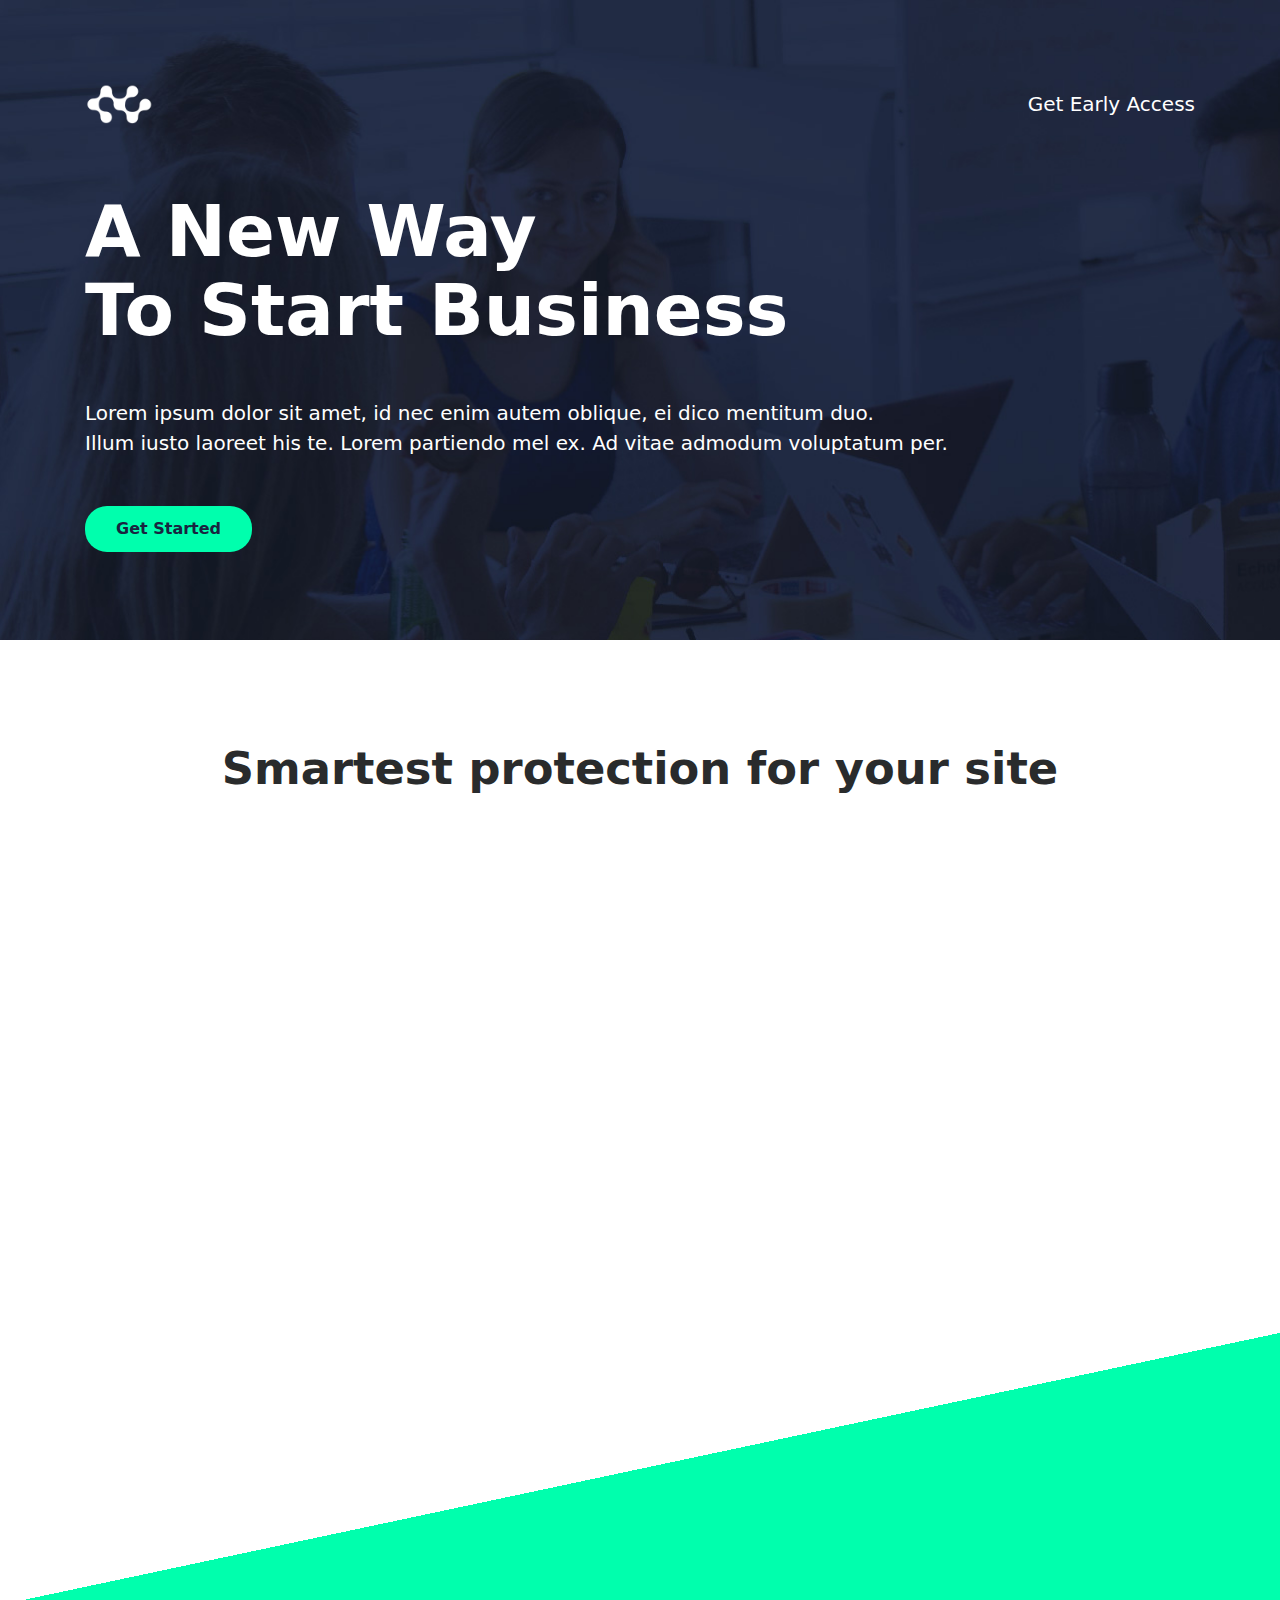
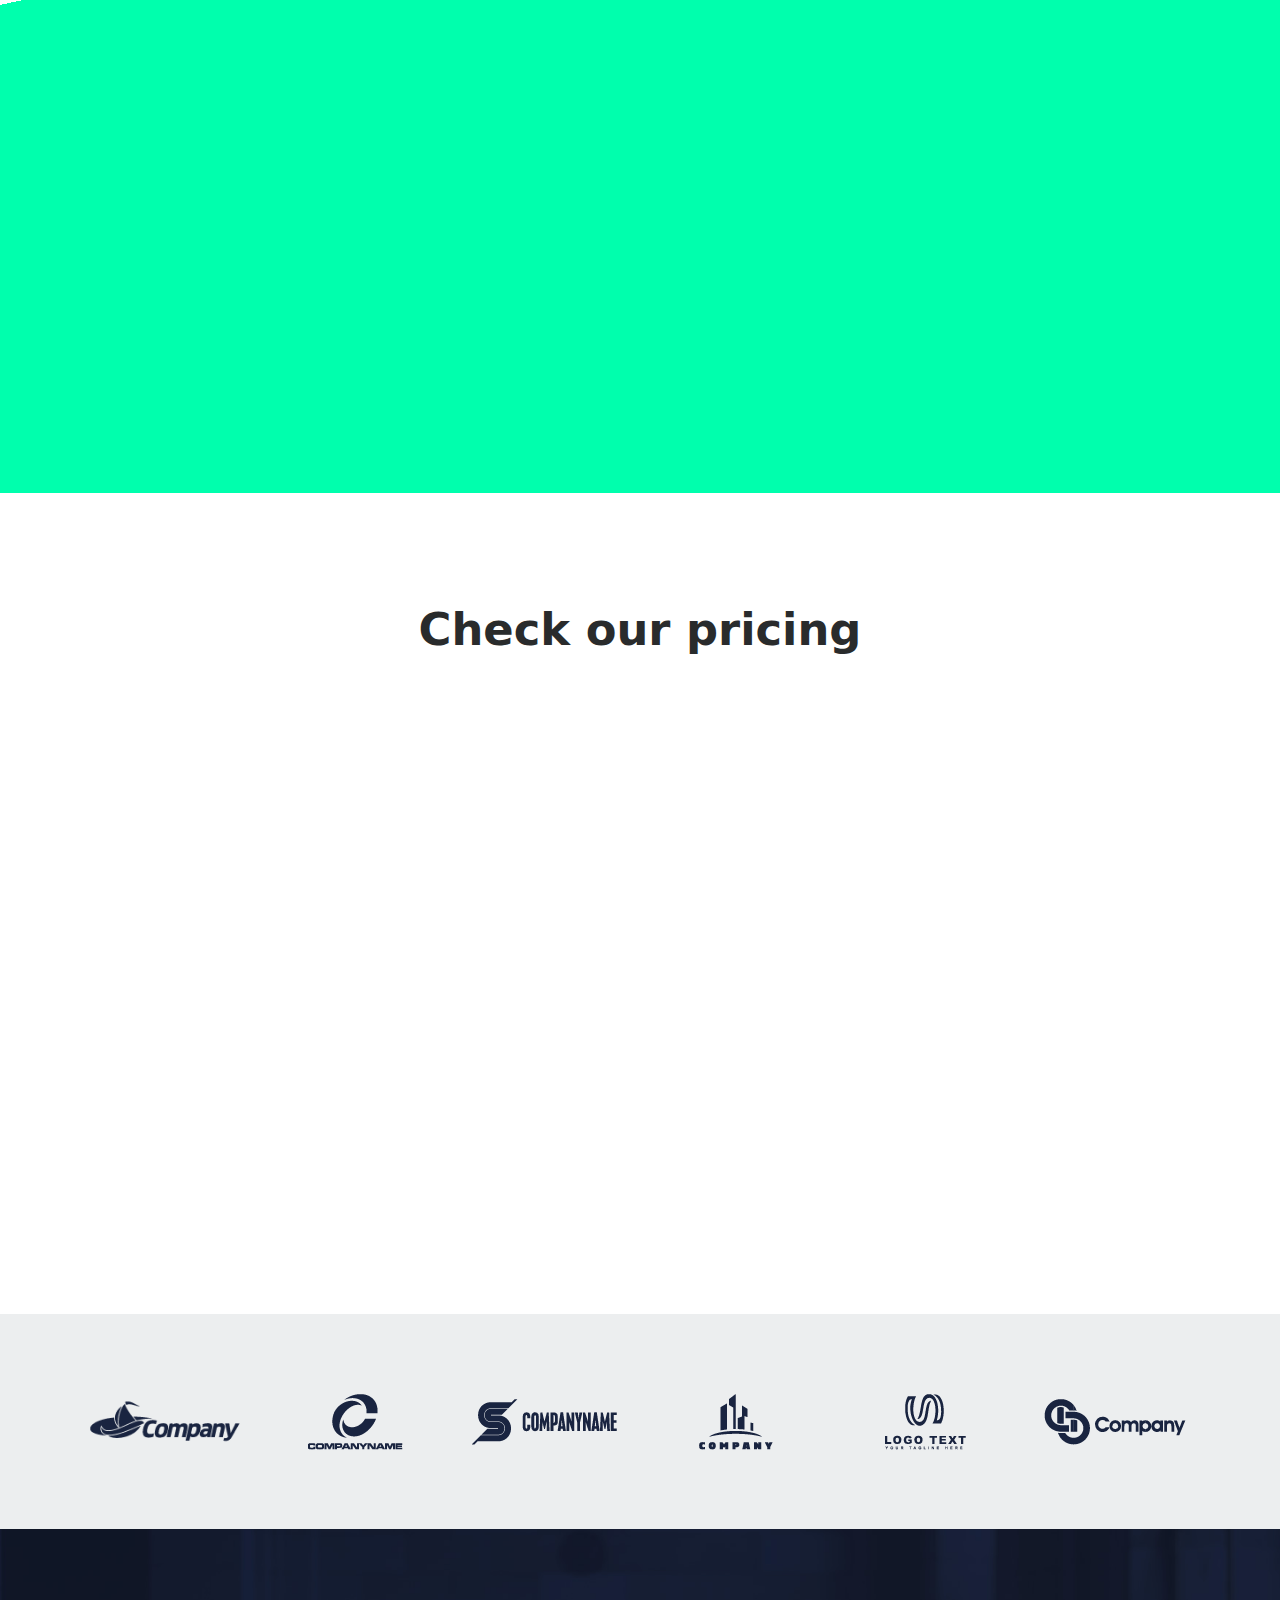
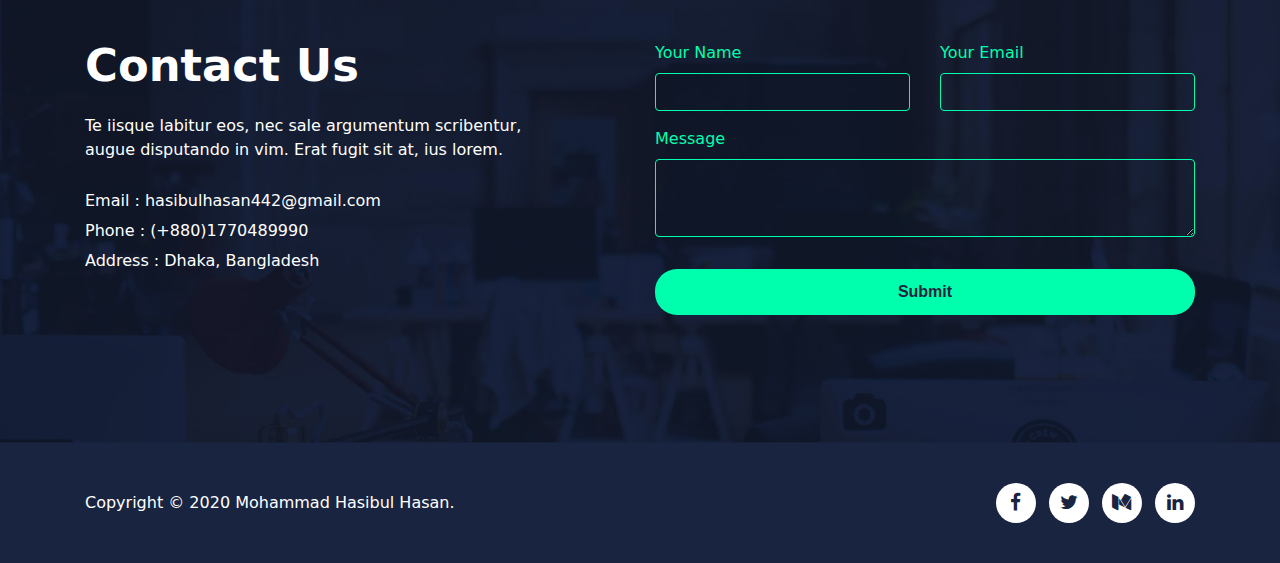
<file: Atlas/index.html>
<!DOCTYPE html>
<html lang="zh-TW">
<head>
    <meta charset="UTF-8">
    <meta name="viewport" content="width=device-width, initial-scale=1, shrink-to-fit=no">
    <title>Atlas</title>
    <meta name="description" content="Atlas">
    <link rel="icon" href="img/favicon.png" sizes="32x32" type="image/png">
    <!-- custom.css -->
    <link rel="stylesheet" href="css/custom.css">
    <!-- bootstrap.min.css -->
    <link rel="stylesheet" href="css/bootstrap.min.css">
	<!-- font-awesome -->
    <link rel="stylesheet" href="font-awesome-4.7.0/css/font-awesome.min.css">
    
    <!-- AOS -->
    <link rel="stylesheet" href="css/aos.css">
</head>

<body>
    <!-- banner -->
    <div class="jumbotron jumbotron-fluid" id="banner" style="background-image: url(img/banner-bk.jpg);">
        <div class="container text-center text-md-left">
            <header>
                <div class="row justify-content-between">
                    <div class="col-2">
                        <img src="img/logo.png" alt="logo">
                    </div>
                    <div class="col-6 align-self-center text-right">
                        <a href="#" class="text-white lead">Get Early Access</a>
                    </div>
                </div>
            </header>
            <h1 data-aos="fade" data-aos-easing="linear" data-aos-duration="1000" data-aos-once="true" class="display-3 text-white font-weight-bold my-5">
            	A New Way<br>
            	To Start Business
            </h1>
            <p data-aos="fade" data-aos-easing="linear" data-aos-duration="1000" data-aos-once="true" class="lead text-white my-4">
                Lorem ipsum dolor sit amet, id nec enim autem oblique, ei dico mentitum duo.
                <br> Illum iusto laoreet his te. Lorem partiendo mel ex. Ad vitae admodum voluptatum per.
            </p>
            <a href="#" data-aos="fade" data-aos-easing="linear" data-aos-duration="1000" data-aos-once="true" class="btn my-4 font-weight-bold atlas-cta cta-green">Get Started</a>
        </div>
    </div>
    <!-- three-blcok -->
    <div class="container my-5 py-2">
        <h2 class="text-center font-weight-bold my-5">Smartest protection for your site</h2>
        <div class="row">
            <div data-aos="fade-up" data-aos-delay="0" data-aos-duration="1000" data-aos-once="true" class="col-md-4 text-center">
                <img src="img/smart-protect-1.jpg" alt="Anti-spam" class="mx-auto">
                <h4>Anti-spam</h4>
                <p>Lorem ipsum dolor sit amet porro his no his deleniti</p>
            </div>
            <div data-aos="fade-up" data-aos-delay="200" data-aos-duration="1000" data-aos-once="true" class="col-md-4 text-center">
                <img src="img/smart-protect-2.jpg" alt="Phishing Detect" class="mx-auto">
                <h4>Phishing Detect</h4>
                <p>Ne error antiopam usu. Sed vocen concludaturque ea</p>
            </div>
            <div data-aos="fade-up" data-aos-delay="400" data-aos-duration="1000" data-aos-once="true" class="col-md-4 text-center">
                <img src="img/smart-protect-3.jpg" alt="Smart Scan" class="mx-auto">
                <h4>Smart Scan</h4>
                <p>Et usu ocurreret elaboraret doctus prodesse assueverit.</p>
            </div>
        </div>
    </div>
    <!-- feature (skew background) -->
    <div class="jumbotron jumbotron-fluid feature" id="feature-first">
        <div class="container my-5">
            <div class="row justify-content-between text-center text-md-left">
                <div data-aos="fade-right" data-aos-duration="1000" data-aos-once="true" class="col-md-6">
                    <h2 class="font-weight-bold">Take a look inside</h2>
                    <p class="my-4">Te iisque labitur eos, nec sale argumentum scribentur no,
                        <br> augue disputando in vim. Erat fugit sit at, ius lorem deserunt deterruisset no.</p>
                    <a href="#" class="btn my-4 font-weight-bold atlas-cta cta-blue">Learn More</a>
                </div>
                <div data-aos="fade-left" data-aos-duration="1000" data-aos-once="true" class="col-md-6 align-self-center">
                    <img src="img/feature-1.png" alt="Take a look inside" class="mx-auto d-block">
                </div>
            </div>
        </div>
    </div>
    <!-- feature (green background) -->
    <div class="jumbotron jumbotron-fluid feature" id="feature-last">
        <div class="container">
            <div class="row justify-content-between text-center text-md-left">
                <div data-aos="fade-left" data-aos-duration="1000" data-aos-once="true" class="col-md-6 flex-md-last">
                    <h2 class="font-weight-bold">Safe and reliable</h2>
                    <p class="my-4">
                        Duo suas detracto maiestatis ad, commodo lucilius invenire nec ad,
                        <br> eum et oratio disputationi. Falli lobortis his ad
                    </p>
                    <a href="#" class="btn my-4 font-weight-bold atlas-cta cta-blue">Learn More</a>
                </div>
                <div data-aos="fade-right" data-aos-duration="1000" data-aos-once="true" class="col-md-6 align-self-center flex-md-first">
                    <img src="img/feature-2.png" alt="Safe and reliable" class="mx-auto d-block">
                </div>
            </div>
        </div>
    </div>

    <!-- price table -->
    <div class="container my-5 py-2" id="price-table">
        <h2 class="text-center font-weight-bold d-block mb-3">Check our pricing</h2>
        <div class="row">
            <div data-aos="fade-right" data-aos-delay="200" data-aos-duration="1000" data-aos-once="true" class="col-md-4 text-center py-4 mt-5">
                <h4 class="my-4">STARTUP</h4>
                <p class="font-weight-bold">$ <span class="display-2 font-weight-bold">0</span> / MO.</p>
                <ul class="list-unstyled">
                    <li>Up to 5 Documents</li>
                    <li>Up to 3 Reviews</li>
                    <li>5 team Members</li>
                    <li>Limited Support</li>
                </ul>
                <a href="#" class="btn my-4 font-weight-bold atlas-cta cta-ghost">Get Free</a>
            </div>
            <div data-aos="fade-up" data-aos-duration="1000" data-aos-once="true" class="col-md-4 text-center py-4 mt-5 rounded" id="price-table__premium">
                <h4 class="my-4">PREMIUM</h4>
                <p class="font-weight-bold">$ <span class="display-2 font-weight-bold">10</span> / MO.</p>
                <ul class="list-unstyled">
                    <li>Up to 15 Documents</li>
                    <li>Up to 10 Reviews</li>
                    <li>25 team Members</li>
                    <li>Limited Support</li>
                </ul>
                <a href="#" class="btn my-4 font-weight-bold atlas-cta cta-green">Get Free</a>
            </div>
            <div data-aos="fade-left" data-aos-delay="200" data-aos-duration="1000" data-aos-once="true" class="col-md-4 text-center py-4 mt-5">
                <h4 class="my-4">PROFESSIONAL</h4>
                <p class="font-weight-bold">$ <span class="display-2 font-weight-bold">30</span> / MO.</p>
                <ul class="list-unstyled">
                    <li>Unlimited Documents</li>
                    <li>Unlimited Reviews</li>
                    <li>Unlimited Members</li>
                    <li>Unlimited Support</li>
                </ul>
                <a href="#" class="btn my-4 font-weight-bold atlas-cta cta-ghost">Get Free</a>
            </div>
        </div>
    </div>
    <!-- client -->
    <div class="jumbotron jumbotron-fluid">
        <div class="container">
            <div class="row">
                <div class="col-sm-4 col-md-2 py-2 align-self-center">
                    <img src="img/client-1.png" class="mx-auto d-block">
                </div>
                <div class="col-sm-4 col-md-2 py-2 align-self-center">
                    <img src="img/client-2.png" class="mx-auto d-block">
                </div>
                <div class="col-sm-4 col-md-2 py-2 align-self-center">
                    <img src="img/client-3.png" class="mx-auto d-block">
                </div>
                <div class="col-sm-4 col-md-2 py-2 align-self-center">
                    <img src="img/client-4.png" class="mx-auto d-block">
                </div>
                <div class="col-sm-4 col-md-2 py-2 align-self-center">
                    <img src="img/client-5.png" class="mx-auto d-block">
                </div>
                <div class="col-sm-4 col-md-2 py-2 align-self-center">
                    <img src="img/client-6.png" class="mx-auto d-block">
                </div>
            </div>
        </div>
    </div>
    <!-- contact -->
    <div class="jumbotron jumbotron-fluid" id="contact" style="background-image: url(img/contact-bk.jpg);">
        <div class="container my-5">
            <div class="row justify-content-between">
                <div class="col-md-6 text-white">
                    <h2 class="font-weight-bold">Contact Us</h2>
                    <p class="my-4">
                        Te iisque labitur eos, nec sale argumentum scribentur,
                        <br> augue disputando in vim. Erat fugit sit at, ius lorem.
                    </p>
                    <ul class="list-unstyled">
                        <li>Email : hasibulhasan442@gmail.com</li>
                        <li>Phone : (+880)1770489990</li>
                        <li>Address : Dhaka, Bangladesh</li>
                    </ul>
                </div>
                <div class="col-md-6">
                    <form>
                    	<div class="row">
	                        <div class="form-group col-md-6">
	                            <label for="name">Your Name</label>
	                            <input type="name" class="form-control" id="name">
	                        </div>
	                        <div class="form-group col-md-6">
	                            <label for="Email">Your Email</label>
	                            <input type="email" class="form-control" id="Email">
	                        </div>
	                    </div>
	                    <div class="form-group">
	                        <label for="message">Message</label>
	                        <textarea class="form-control" id="message" rows="3"></textarea>
	                    </div>
                        <button type="submit" class="btn font-weight-bold atlas-cta atlas-cta-wide cta-green my-3">Submit</button>
                    </form>
                </div>
            </div>
        </div>
    </div>

	<!-- copyright -->
	<div class="jumbotron jumbotron-fluid" id="copyright">
        <div class="container">
            <div class="row justify-content-between">
            	<div class="col-md-6 text-white align-self-center text-center text-md-left my-2">
                    Copyright © 2020 Mohammad Hasibul Hasan.
                </div>
                <div class="col-md-6 align-self-center text-center text-md-right my-2" id="social-media">
                    <a href="https://www.facebook.com/hasibul.hasan.77582/" class="d-inline-block text-center ml-2">
                    	<i class="fa fa-facebook" aria-hidden="true"></i>
                    </a>
                    <a href="https://twitter.com/hasibul442" class="d-inline-block text-center ml-2">
                    	<i class="fa fa-twitter" aria-hidden="true"></i>
                    </a>
                    <a href="#" class="d-inline-block text-center ml-2">
                    	<i class="fa fa-medium" aria-hidden="true"></i>
                    </a>
                    <a href="https://www.linkedin.com/in/mohammad-hasibul-hasan-823781122/" class="d-inline-block text-center ml-2">
                    	<i class="fa fa-linkedin" aria-hidden="true"></i>
                    </a>
                </div>
            </div>
        </div>
    </div>
    
    <!-- AOS -->
    <script src="js/aos.js"></script>
    <script>
      AOS.init({
      });
    </script>
</body>

</html>
</file>
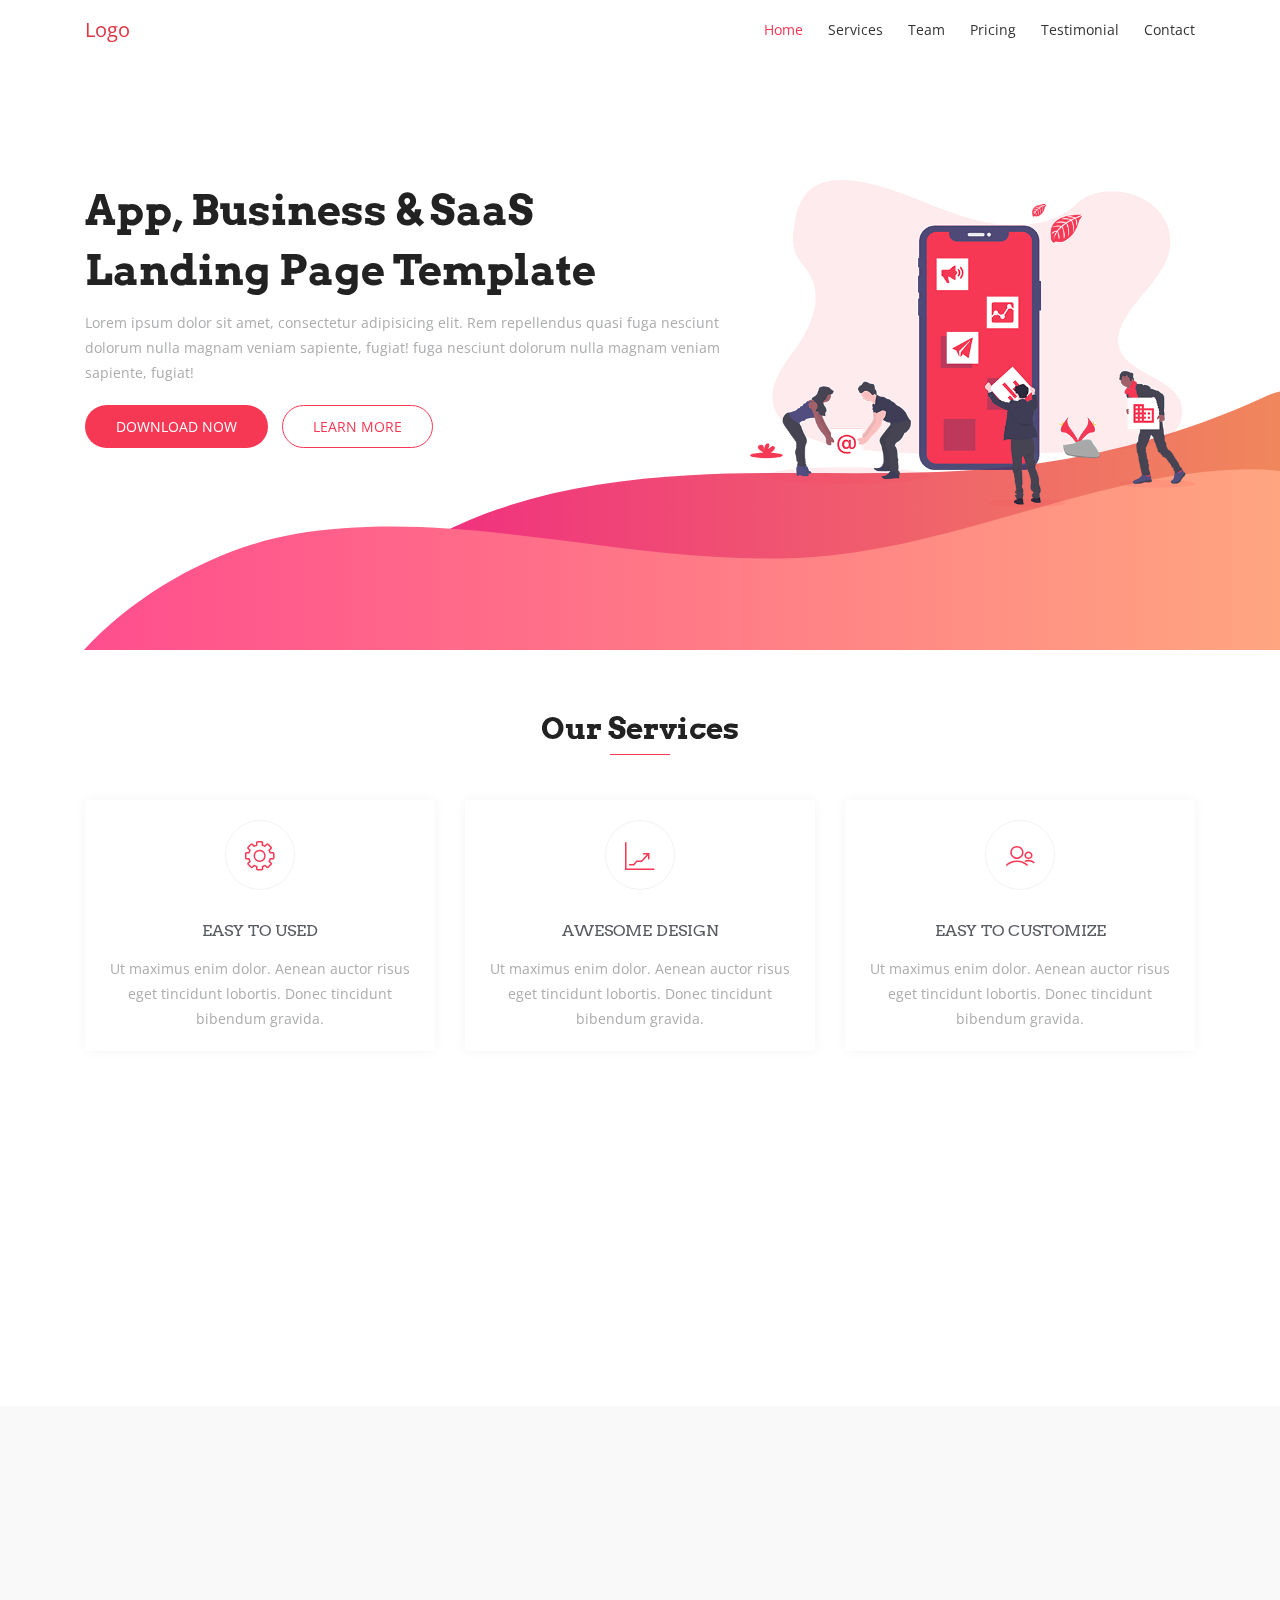
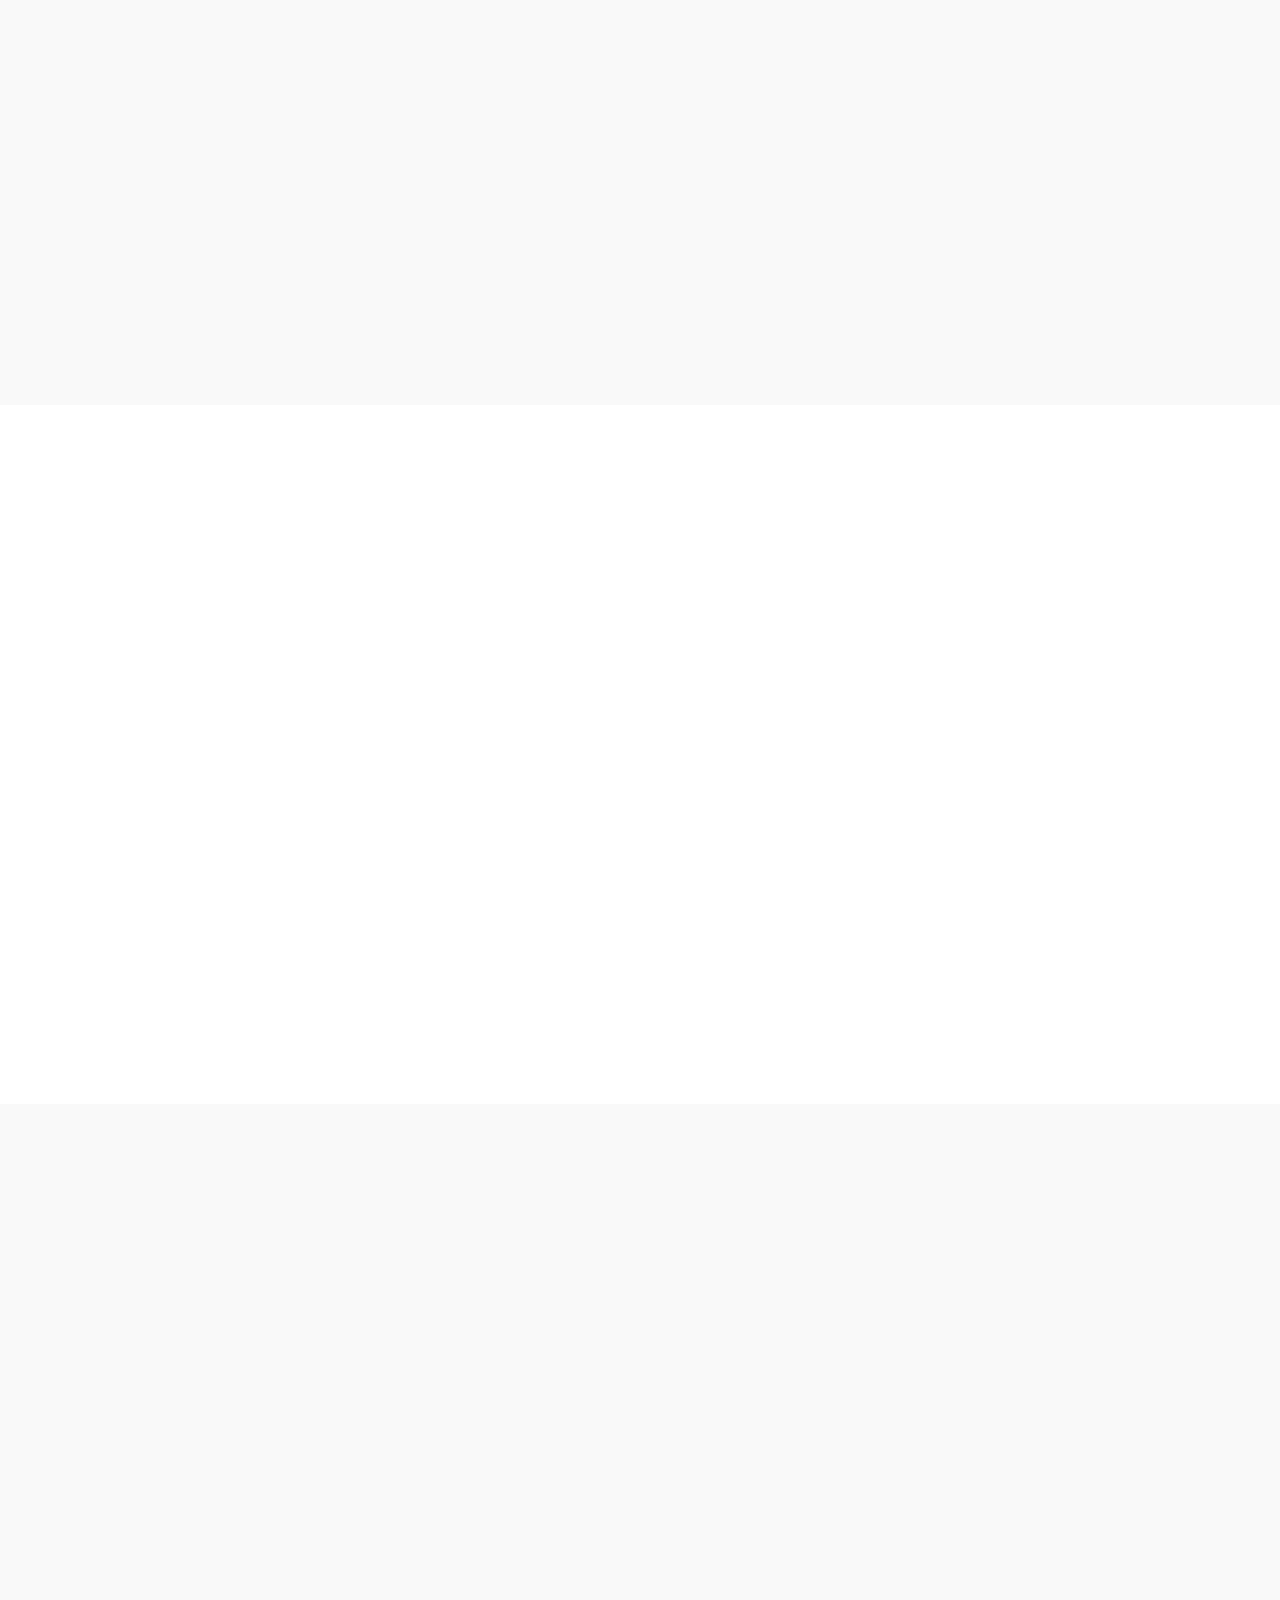
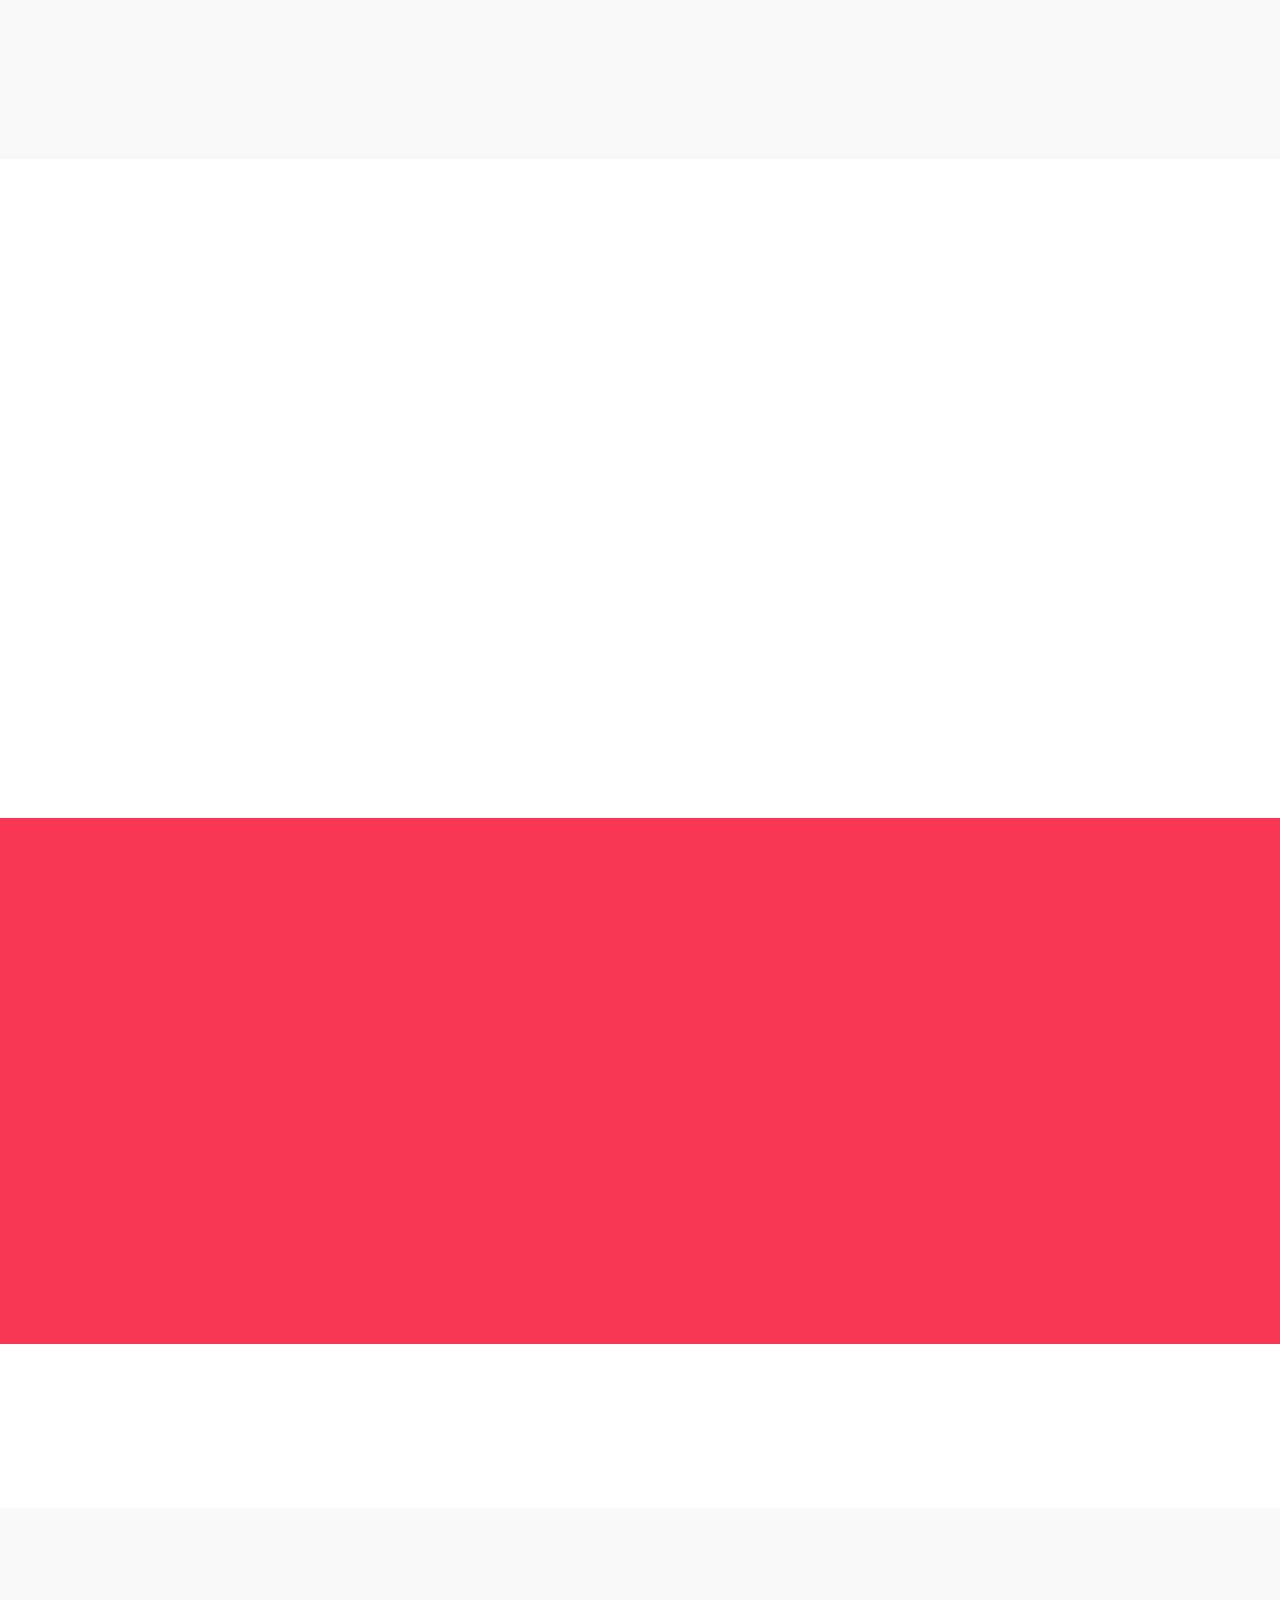
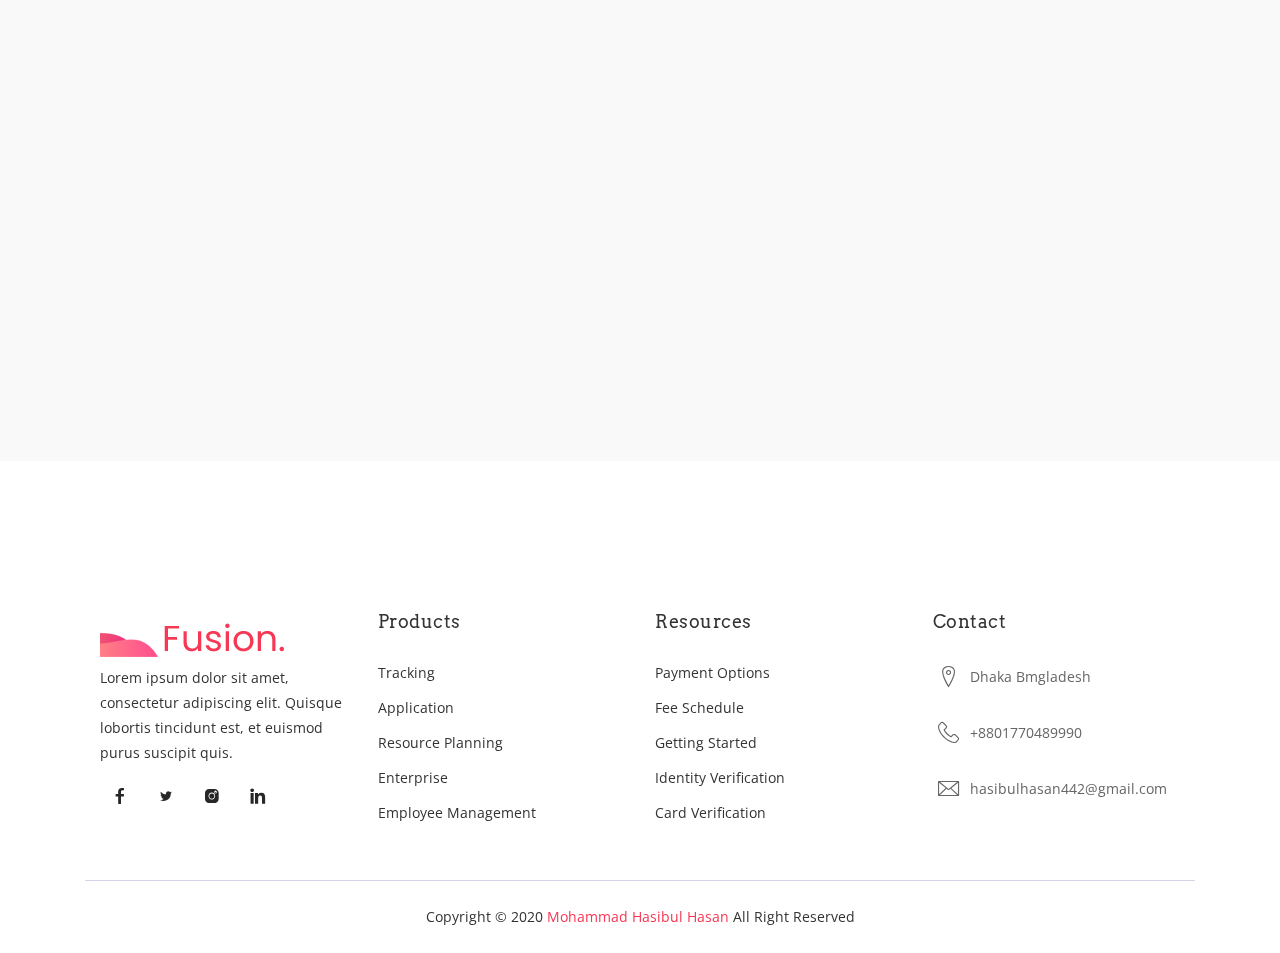
<file: Design-1/index.html>
<!DOCTYPE html>
<html lang="en">
  <head>
    <!-- Required meta tags -->
    <meta charset="utf-8">
    <meta name="viewport" content="width=device-width, initial-scale=1, shrink-to-fit=no">

    <title>Home</title>

    <!-- Bootstrap CSS -->
    <link rel="stylesheet" href="assets/css/bootstrap.min.css" >
    <!-- Icon -->
    <link rel="stylesheet" href="assets/fonts/line-icons.css">
    <!-- Owl carousel -->
    <link rel="stylesheet" href="assets/css/owl.carousel.min.css">
    <link rel="stylesheet" href="assets/css/owl.theme.css">
    
    <!-- Animate -->
    <link rel="stylesheet" href="assets/css/animate.css">
    <!-- Main Style -->
    <link rel="stylesheet" href="assets/css/main.css">
    <!-- Responsive Style -->
    <link rel="stylesheet" href="assets/css/responsive.css">

  </head>
  <body>

    <!-- Header Area wrapper Starts -->
    <header id="header-wrap">
      <!-- Navbar Start -->
      <nav class="navbar navbar-expand-md bg-inverse fixed-top scrolling-navbar">
        <div class="container">
          <!-- Brand and toggle get grouped for better mobile display -->
          <a href="index.html" class="navbar-brand text-danger" >Logo</a>       
          <button class="navbar-toggler" type="button" data-toggle="collapse" data-target="#navbarCollapse" aria-controls="navbarCollapse" aria-expanded="false" aria-label="Toggle navigation">
            <i class="lni-menu"></i>
          </button>
          <div class="collapse navbar-collapse" id="navbarCollapse">
            <ul class="navbar-nav mr-auto w-100 justify-content-end clearfix">
              <li class="nav-item active">
                <a class="nav-link" href="#hero-area">
                  Home
                </a>
              </li>
              <li class="nav-item">
                <a class="nav-link" href="#services">
                  Services
                </a>
              </li>
              <li class="nav-item">
                <a class="nav-link" href="#team">
                  Team
                </a>
              </li>
              <li class="nav-item">
                <a class="nav-link" href="#pricing">
                  Pricing
                </a>
              </li>
              <li class="nav-item">
                <a class="nav-link" href="#testimonial">
                  Testimonial
                </a>
              </li>
              <li class="nav-item">
                <a class="nav-link" href="#contact">
                  Contact
                </a>
              </li>
            </ul>
          </div>
        </div>
      </nav>
      <!-- Navbar End -->

      <!-- Hero Area Start -->
      <div id="hero-area" class="hero-area-bg">
        <div class="container">      
          <div class="row">
            <div class="col-lg-7 col-md-12 col-sm-12 col-xs-12">
              <div class="contents">
                <h2 class="head-title">App, Business & SaaS<br>Landing Page Template</h2>
                <p>Lorem ipsum dolor sit amet, consectetur adipisicing elit. Rem repellendus quasi fuga nesciunt dolorum nulla magnam veniam sapiente, fugiat! fuga nesciunt dolorum nulla magnam veniam sapiente, fugiat!</p>
                <div class="header-button">
                  <a href="#" class="btn btn-common">Download Now</i></a>
                  <a href="#" class="btn btn-border video-popup">Learn More</i></a>
                </div>
              </div>
            </div>
            <div class="col-lg-5 col-md-12 col-sm-12 col-xs-12">
              <div class="intro-img">
                <img class="img-fluid" src="assets/img/intro-mobile.png" alt="">
              </div>            
            </div>
          </div> 
        </div> 
      </div>
      <!-- Hero Area End -->

    </header>
    <!-- Header Area wrapper End -->

    <!-- Services Section Start -->
    <section id="services" class="section-padding">
      <div class="container">
        <div class="section-header text-center">
          <h2 class="section-title wow fadeInDown" data-wow-delay="0.3s">Our Services</h2>
          <div class="shape wow fadeInDown" data-wow-delay="0.3s"></div>
        </div>
        <div class="row">
          <!-- Services item -->
          <div class="col-md-6 col-lg-4 col-xs-12">
            <div class="services-item wow fadeInRight" data-wow-delay="0.3s">
              <div class="icon">
                <i class="lni-cog"></i>
              </div>
              <div class="services-content">
                <h3><a href="#">Easy To Used</a></h3>
                <p>Ut maximus enim dolor. Aenean auctor risus eget tincidunt lobortis. Donec tincidunt bibendum gravida. </p>
              </div>
            </div>
          </div>
          <!-- Services item -->
          <div class="col-md-6 col-lg-4 col-xs-12">
            <div class="services-item wow fadeInRight" data-wow-delay="0.6s">
              <div class="icon">
                <i class="lni-stats-up"></i>
              </div>
              <div class="services-content">
                <h3><a href="#">Awesome Design</a></h3>
                <p>Ut maximus enim dolor. Aenean auctor risus eget tincidunt lobortis. Donec tincidunt bibendum gravida. </p>
              </div>
            </div>
          </div>
          <!-- Services item -->
          <div class="col-md-6 col-lg-4 col-xs-12">
            <div class="services-item wow fadeInRight" data-wow-delay="0.9s">
              <div class="icon">
                <i class="lni-users"></i>
              </div>
              <div class="services-content">
                <h3><a href="#">Easy To Customize</a></h3>
                <p>Ut maximus enim dolor. Aenean auctor risus eget tincidunt lobortis. Donec tincidunt bibendum gravida. </p>
              </div>
            </div>
          </div>
          <!-- Services item -->
          <div class="col-md-6 col-lg-4 col-xs-12">
            <div class="services-item wow fadeInRight" data-wow-delay="1.2s">
              <div class="icon">
                <i class="lni-layers"></i>
              </div>
              <div class="services-content">
                <h3><a href="#">UI/UX Design</a></h3>
                <p>Ut maximus enim dolor. Aenean auctor risus eget tincidunt lobortis. Donec tincidunt bibendum gravida. </p>
              </div>
            </div>
          </div>
          <!-- Services item -->
          <div class="col-md-6 col-lg-4 col-xs-12">
            <div class="services-item wow fadeInRight" data-wow-delay="1.5s">
              <div class="icon">
                <i class="lni-mobile"></i>
              </div>
              <div class="services-content">
                <h3><a href="#">App Development</a></h3>
                <p>Ut maximus enim dolor. Aenean auctor risus eget tincidunt lobortis. Donec tincidunt bibendum gravida. </p>
              </div>
            </div>
          </div>
          <!-- Services item -->
          <div class="col-md-6 col-lg-4 col-xs-12">
            <div class="services-item wow fadeInRight" data-wow-delay="1.8s">
              <div class="icon">
                <i class="lni-rocket"></i>
              </div>
              <div class="services-content">
                <h3><a href="#">User Friendly interface</a></h3>
                <p>Ut maximus enim dolor. Aenean auctor risus eget tincidunt lobortis. Donec tincidunt bibendum gravida. </p>
              </div>
            </div>
          </div>
        </div>
      </div>
    </section>
    <!-- Services Section End -->

    <!-- About Section start -->
    <div class="about-area section-padding bg-gray">
      <div class="container">
        <div class="row">
          <div class="col-lg-6 col-md-12 col-xs-12 info">
            <div class="about-wrapper wow fadeInLeft" data-wow-delay="0.3s">
              <div>
                <div class="site-heading">
                  <p class="mb-3">Manage Statistics</p>
                  <h2 class="section-title">Detailed Statistics of your Company</h2>
                </div>
                <div class="content">
                  <p>
                    Praesent imperdiet, tellus et euismod euismod, risus lorem euismod erat, at finibus neque odio quis metus. Donec vulputate arcu quam. Morbi quis tincidunt ligula. Sed rutrum tincidunt pretium. Mauris auctor, purus a pulvinar fermentum, odio dui vehicula lorem, nec pharetra justo risus quis mi. Ut ac ex sagittis, viverra nisl vel, rhoncus odio. 
                  </p>
                  <a href="#" class="btn btn-common mt-3">Read More</a>
                </div>
              </div>
            </div>
          </div>
          <div class="col-lg-6 col-md-12 col-xs-12 wow fadeInRight" data-wow-delay="0.3s">
            <img class="img-fluid" src="assets/img/about/img-1.png" alt="" >
          </div>
        </div>
      </div>
    </div>
    <!-- About Section End -->

    <!-- Features Section Start -->
    <section id="features" class="section-padding">
      <div class="container">
        <div class="section-header text-center">          
          <h2 class="section-title wow fadeInDown" data-wow-delay="0.3s">Awesome Features</h2>
          <div class="shape wow fadeInDown" data-wow-delay="0.3s"></div>
        </div>
        <div class="row">
          <div class="col-lg-4 col-md-12 col-sm-12 col-xs-12">
            <div class="content-left">
              <div class="box-item wow fadeInLeft" data-wow-delay="0.3s">
                <span class="icon">
                  <i class="lni-rocket"></i>
                </span>
                <div class="text">
                  <h4>Bootstrap 4 Based</h4>
                  <p>Lorem Ipsum is simply dummy text of the printing and typesetting industry.</p>
                </div>
              </div>
              <div class="box-item wow fadeInLeft" data-wow-delay="0.6s">
                <span class="icon">
                  <i class="lni-laptop-phone"></i>
                </span>
                <div class="text">
                  <h4>Fully Responsive</h4>
                  <p>Lorem Ipsum is simply dummy text of the printing and typesetting industry.</p>
                </div>
              </div>
              <div class="box-item wow fadeInLeft" data-wow-delay="0.9s">
                <span class="icon">
                  <i class="lni-cog"></i>
                </span>
                <div class="text">
                  <h4>HTML5, CSS3 & SASS</h4>
                  <p>Lorem Ipsum is simply dummy text of the printing and typesetting industry</p>
                </div>
              </div>
            </div>
          </div>
          <div class="col-lg-4 col-md-12 col-sm-12 col-xs-12">
            <div class="show-box wow fadeInUp" data-wow-delay="0.3s">
              <img src="assets/img/feature/intro-mobile.png" alt="">
            </div>
          </div>
          <div class="col-lg-4 col-md-12 col-sm-12 col-xs-12">
            <div class="content-right">
              <div class="box-item wow fadeInRight" data-wow-delay="0.3s">
                <span class="icon">
                  <i class="lni-leaf"></i>
                </span>
                <div class="text">
                  <h4>Modern Design</h4>
                  <p>Lorem Ipsum is simply dummy text of the printing and typesetting industry</p>
                </div>
              </div>
              <div class="box-item wow fadeInRight" data-wow-delay="0.6s">
                <span class="icon">
                  <i class="lni-layers"></i>
                </span>
                <div class="text">
                  <h4>Multi-purpose Template</h4>
                  <p>Lorem Ipsum is simply dummy text of the printing and typesetting industry.</p>
                </div>
              </div>
              <div class="box-item wow fadeInRight" data-wow-delay="0.9s">
                <span class="icon">
                  <i class="lni-leaf"></i>
                </span>
                <div class="text">
                  <h4>Working Contact Form</h4>
                  <p>Lorem Ipsum is simply dummy text of the printing and typesetting industry.</p>
                </div>
              </div>
            </div>
          </div>
        </div>
      </div>
    </section>
    <!-- Features Section End -->   

    <!-- Team Section Start -->
    <section id="team" class="section-padding bg-gray">
      <div class="container">
        <div class="section-header text-center">          
          <h2 class="section-title wow fadeInDown" data-wow-delay="0.3s">Meet our team</h2>
          <div class="shape wow fadeInDown" data-wow-delay="0.3s"></div>
        </div>
        <div class="row">
          <div class="col-lg-6 col-md-12 col-xs-12">
            <!-- Team Item Starts -->
            <div class="team-item wow fadeInRight" data-wow-delay="0.2s">
              <div class="team-img">
                <img class="img-fluid" src="assets/img/team/team-01.png" alt="">
              </div>
              <div class="contetn">
                <div class="info-text">
                  <h3><a href="#">David Smith</a></h3>
                  <p>Front-end Developer</p>
                </div>
                <p>Lorem ipsum dolor sit amet, consectetur adipisicing elit. Quod eos id officiis hic tenetur.</p>
                <ul class="social-icons">
                  <li><a href="#"><i class="lni-facebook-filled" aria-hidden="true"></i></a></li>
                  <li><a href="#"><i class="lni-twitter-filled" aria-hidden="true"></i></a></li>
                  <li><a href="#"><i class="lni-instagram-filled" aria-hidden="true"></i></a></li>
                </ul>
              </div>
            </div>
            <!-- Team Item Ends -->
          </div>
          <div class="col-lg-6 col-md-12 col-xs-12">
            <!-- Team Item Starts -->
            <div class="team-item wow fadeInRight" data-wow-delay="0.4s">
              <div class="team-img">
                <img class="img-fluid" src="assets/img/team/team-02.png" alt="">
              </div>
              <div class="contetn">
                <div class="info-text">
                  <h3><a href="#">ERIC PETERSON</a></h3>
                  <p>Product Designer</p>
                </div>
                <p>Lorem ipsum dolor sit amet, consectetur adipisicing elit. Quod eos id officiis hic tenetur.</p>
                <ul class="social-icons">
                  <li><a href="#"><i class="lni-facebook-filled" aria-hidden="true"></i></a></li>
                  <li><a href="#"><i class="lni-twitter-filled" aria-hidden="true"></i></a></li>
                  <li><a href="#"><i class="lni-instagram-filled" aria-hidden="true"></i></a></li>
                </ul>
              </div>
            </div>
            <!-- Team Item Ends -->
          </div>
          <div class="col-lg-6 col-md-12 col-xs-12">
            <!-- Team Item Starts -->
            <div class="team-item wow fadeInRight" data-wow-delay="0.6s">
              <div class="team-img">
                <img class="img-fluid" src="assets/img/team/team-03.png" alt="">
              </div>
              <div class="contetn">
                <div class="info-text">
                  <h3><a href="#">DURWIN BABB</a></h3>
                  <p>Lead Designer</p>
                </div>
                <p>Lorem ipsum dolor sit amet, consectetur adipisicing elit. Quod eos id officiis hic tenetur.</p>
                <ul class="social-icons">
                  <li><a href="#"><i class="lni-facebook-filled" aria-hidden="true"></i></a></li>
                  <li><a href="#"><i class="lni-twitter-filled" aria-hidden="true"></i></a></li>
                  <li><a href="#"><i class="lni-instagram-filled" aria-hidden="true"></i></a></li>
                </ul>
              </div>
            </div>
            <!-- Team Item Ends -->
          </div>
          <div class="col-lg-6 col-md-12 col-xs-12">
            <!-- Team Item Starts -->
            <div class="team-item wow fadeInRight" data-wow-delay="0.8s">
              <div class="team-img">
                <img class="img-fluid" src="assets/img/team/team-04.png" alt="">
              </div>
              <div class="contetn">
                <div class="info-text">
                  <h3><a href="#">MARIJN OTTE</a></h3>
                  <p>Lead Designer</p>
                </div>
                <p>Lorem ipsum dolor sit amet, consectetur adipisicing elit. Quod eos id officiis hic tenetur.</p>
                <ul class="social-icons">
                  <li><a href="#"><i class="lni-facebook-filled" aria-hidden="true"></i></a></li>
                  <li><a href="#"><i class="lni-twitter-filled" aria-hidden="true"></i></a></li>
                  <li><a href="#"><i class="lni-instagram-filled" aria-hidden="true"></i></a></li>
                </ul>
              </div>
            </div>
            <!-- Team Item Ends -->
          </div>
        </div>
      </div>
    </section>
    <!-- Team Section End -->

    <!-- Pricing section Start --> 
    <section id="pricing" class="section-padding">
      <div class="container">
        <div class="section-header text-center">          
          <h2 class="section-title wow fadeInDown" data-wow-delay="0.3s">Pricing</h2>
          <div class="shape wow fadeInDown" data-wow-delay="0.3s"></div>
        </div>
        <div class="row">
          <div class="col-lg-4 col-md-6 col-xs-12">
            <div class="table wow fadeInLeft" data-wow-delay="1.2s">
              <div class="icon-box">
                <i class="lni-package"></i>
              </div>
              <div class="pricing-header">
                <p class="price-value">$10<span> /mo</span></p>
              </div>
              <div class="title">
                <h3>Pro</h3>
              </div>
              <ul class="description">
                <li>1 user</li>
                <li>10 GB storage</li>
                <li>Email support</li>
                <li>Lifetime updates</li>
              </ul>
              <button class="btn btn-common">Buy Now</button>
            </div> 
          </div>
          <div class="col-lg-4 col-md-6 col-xs-12 active">
            <div class="table wow fadeInUp" id="active-tb" data-wow-delay="1.2s">
              <div class="icon-box">
                <i class="lni-drop"></i>
              </div>
              <div class="pricing-header">
                <p class="price-value">$35<span> /mo</span></p>
              </div>
              <div class="title">
                <h3>Plus</h3>
              </div>
              <ul class="description">
                <li>10 user</li>
                <li>30 GB storage</li>
                <li>Priority email support</li>
                <li>Lifetime updates</li>
              </ul>
              <button class="btn btn-common">Buy Now</button>
           </div> 
          </div>
          <div class="col-lg-4 col-md-6 col-xs-12">
            <div class="table wow fadeInRight" data-wow-delay="1.2s">
              <div class="icon-box">
                <i class="lni-star"></i>
              </div>
              <div class="pricing-header">
                <p class="price-value">$150<span> /mo</span></p>
              </div>
              <div class="title">
                <h3>Premium</h3>
              </div>
              <ul class="description">
                <li>Unlimited users</li>
                <li>Unlimited storage</li>
                <li>24/7 support</li>
                <li>Lifetime updates</li>
              </ul>
              <button class="btn btn-common">Buy Now</button>
            </div> 
          </div>
        </div>
      </div>
    </section>
    <!-- Pricing Table Section End -->
  
    <!-- Testimonial Section Start -->
    <section id="testimonial" class="testimonial section-padding">
      <div class="container">
        <div class="row justify-content-center">
          <div class="col-lg-12 col-md-12 col-sm-12 col-xs-12">
            <div id="testimonials" class="owl-carousel wow fadeInUp" data-wow-delay="1.2s">
              <div class="item">
                <div class="testimonial-item">
                  <div class="img-thumb">
                    <img src="assets/img/testimonial/img1.jpg" alt="">
                  </div>
                  <div class="info">
                    <h2><a href="#">David Smith</a></h2>
                    <h3><a href="#">Creative Head</a></h3>
                  </div>
                  <div class="content">
                    <p class="description">Praesent cursus nulla non arcu tempor, ut egestas elit tempus. In ac ex fermentum, gravida felis nec, tincidunt ligula.</p>
                    <div class="star-icon mt-3">
                      <span><i class="lni-star-filled"></i></span>
                      <span><i class="lni-star-filled"></i></span>
                      <span><i class="lni-star-filled"></i></span>
                      <span><i class="lni-star-filled"></i></span>
                      <span><i class="lni-star-half"></i></span>
                    </div>
                  </div>
                </div>
              </div>
              <div class="item">
                <div class="testimonial-item">
                  <div class="img-thumb">
                    <img src="assets/img/testimonial/img2.jpg" alt="">
                  </div>
                  <div class="info">
                    <h2><a href="#">Domeni GEsson</a></h2>
                    <h3><a href="#">Awesome Technology co.</a></h3>
                  </div>
                  <div class="content">
                    <p class="description">Praesent cursus nulla non arcu tempor, ut egestas elit tempus. In ac ex fermentum, gravida felis nec, tincidunt ligula.</p>
                    <div class="star-icon mt-3">
                      <span><i class="lni-star-filled"></i></span>
                      <span><i class="lni-star-filled"></i></span>
                      <span><i class="lni-star-filled"></i></span>
                      <span><i class="lni-star-half"></i></span>
                      <span><i class="lni-star-half"></i></span>
                    </div>
                  </div>
                </div>
              </div>
              <div class="item">
                <div class="testimonial-item">
                  <div class="img-thumb">
                    <img src="assets/img/testimonial/img3.jpg" alt="">
                  </div>
                  <div class="info">
                    <h2><a href="#">Dommini Albert</a></h2>
                    <h3><a href="#">Nesnal Design co.</a></h3>
                  </div>
                  <div class="content">
                    <p class="description">Praesent cursus nulla non arcu tempor, ut egestas elit tempus. In ac ex fermentum, gravida felis nec, tincidunt ligula.</p>
                    <div class="star-icon mt-3">
                      <span><i class="lni-star-filled"></i></span>
                      <span><i class="lni-star-filled"></i></span>
                      <span><i class="lni-star-filled"></i></span>
                      <span><i class="lni-star-filled"></i></span>
                      <span><i class="lni-star-half"></i></span>
                    </div>
                  </div>
                </div>
              </div>
              <div class="item">
                <div class="testimonial-item">
                  <div class="img-thumb">
                    <img src="assets/img/testimonial/img4.jpg" alt="">
                  </div>
                  <div class="info">
                    <h2><a href="#">Fernanda Anaya</a></h2>
                    <h3><a href="#">Developer</a></h3>
                  </div>
                  <div class="content">
                    <p class="description">Praesent cursus nulla non arcu tempor, ut egestas elit tempus. In ac ex fermentum, gravida felis nec, tincidunt ligula.</p>
                    <div class="star-icon mt-3">
                      <span><i class="lni-star-filled"></i></span>
                      <span><i class="lni-star-filled"></i></span>
                      <span><i class="lni-star-half"></i></span>
                      <span><i class="lni-star-half"></i></span>
                      <span><i class="lni-star-half"></i></span>
                    </div>
                  </div>
                </div>
              </div>
            </div>
          </div>
        </div>
      </div>
    </section>

    <!-- Testimonial Section End -->

    <!-- Call To Action Section Start -->
    <section id="cta" class="section-padding">
      <div class="container">
        <div class="row">
          <div class="col-lg-6 col-md-6 col-xs-12 wow fadeInLeft" data-wow-delay="0.3s">           
            <div class="cta-text">
              <h4>Get 30 days free trial</h4>
              <p>Praesent imperdiet, tellus et euismod euismod, risus lorem euismod erat, at finibus neque odio quis metus. Donec vulputate arcu quam. </p>
            </div>
          </div>
          <div class="col-lg-6 col-md-6 col-xs-12 text-right wow fadeInRight" data-wow-delay="0.3s">
            </br><a href="#" class="btn btn-common">Register Now</a>
          </div>
        </div>
      </div>
    </section>
    <!-- Call To Action Section Start -->

    <!-- Contact Section Start -->
    <section id="contact" class="section-padding bg-gray">    
      <div class="container">
        <div class="section-header text-center">          
          <h2 class="section-title wow fadeInDown" data-wow-delay="0.3s">Countact Us</h2>
          <div class="shape wow fadeInDown" data-wow-delay="0.3s"></div>
        </div>
        <div class="row contact-form-area wow fadeInUp" data-wow-delay="0.3s">   
          <div class="col-lg-7 col-md-12 col-sm-12">
            <div class="contact-block">
              <form id="contactForm">
                <div class="row">
                  <div class="col-md-6">
                    <div class="form-group">
                      <input type="text" class="form-control" id="name" name="name" placeholder="Name" required data-error="Please enter your name">
                      <div class="help-block with-errors"></div>
                    </div>                                 
                  </div>
                  <div class="col-md-6">
                    <div class="form-group">
                      <input type="text" placeholder="Email" id="email" class="form-control" name="email" required data-error="Please enter your email">
                      <div class="help-block with-errors"></div>
                    </div> 
                  </div>
                   <div class="col-md-12">
                    <div class="form-group">
                      <input type="text" placeholder="Subject" id="msg_subject" class="form-control" required data-error="Please enter your subject">
                      <div class="help-block with-errors"></div>
                    </div>
                  </div>
                  <div class="col-md-12">
                    <div class="form-group"> 
                      <textarea class="form-control" id="message" placeholder="Your Message" rows="7" data-error="Write your message" required></textarea>
                      <div class="help-block with-errors"></div>
                    </div>
                    <div class="submit-button text-left">
                      <button class="btn btn-common" id="form-submit" type="submit">Send Message</button>
                      <div id="msgSubmit" class="h3 text-center hidden"></div> 
                      <div class="clearfix"></div> 
                    </div>
                  </div>
                </div>            
              </form>
            </div>
          </div>
          <div class="col-lg-5 col-md-12 col-xs-12">
            <div class="map">
              <object style="border:0; height: 280px; width: 100%;" data="https://www.google.com/maps/embed?pb=!1m18!1m12!1m3!1d34015.943594576835!2d-106.43242624069771!3d31.677719472407432!2m3!1f0!2f0!3f0!3m2!1i1024!2i768!4f13.1!3m3!1m2!1s0x86e75d90e99d597b%3A0x6cd3eb9a9fcd23f1!2sCourtyard+by+Marriott+Ciudad+Juarez!5e0!3m2!1sen!2sbd!4v1533791187584"></object>
            </div>
          </div>
        </div>
      </div> 
    </section>
    <!-- Contact Section End -->

    <!-- Footer Section Start -->
    <footer id="footer" class="footer-area section-padding">
      <div class="container">
        <div class="container">
          <div class="row">
            <div class="col-lg-3 col-md-6 col-sm-6 col-xs-6 col-mb-12">
              <div class="widget">
                <h3 class="footer-logo"><img src="assets/img/logo.png" alt=""></h3>
                <div class="textwidget">
                  <p>Lorem ipsum dolor sit amet, consectetur adipiscing elit. Quisque lobortis tincidunt est, et euismod purus suscipit quis.</p>
                </div>
                <div class="social-icon">
                  <a class="facebook" href="#"><i class="lni-facebook-filled"></i></a>
                  <a class="twitter" href="#"><i class="lni-twitter-filled"></i></a>
                  <a class="instagram" href="#"><i class="lni-instagram-filled"></i></a>
                  <a class="linkedin" href="#"><i class="lni-linkedin-filled"></i></a>
                </div>
              </div>
            </div>
            <div class="col-lg-3 col-md-6 col-sm-12 col-xs-12">
              <h3 class="footer-titel">Products</h3>
              <ul class="footer-link">
                <li><a href="#">Tracking</a></li>
                <li><a href="#">Application</a></li>
                <li><a href="#">Resource Planning</a></li>
                <li><a href="#">Enterprise</a></li>           
                <li><a href="#">Employee Management</a></li>           
              </ul>
            </div>
            <div class="col-lg-3 col-md-6 col-sm-12 col-xs-12">
              <h3 class="footer-titel">Resources</h3>
              <ul class="footer-link">
                <li><a href="#">Payment Options</a></li>
                <li><a href="#">Fee Schedule</a></li>
                <li><a href="#">Getting Started</a></li>
                <li><a href="#">Identity Verification</a></li>
                <li><a href="#">Card Verification</a></li>
              </ul>
            </div>
            <div class="col-lg-3 col-md-6 col-sm-12 col-xs-12">
              <h3 class="footer-titel">Contact</h3>
              <ul class="address">
                <li>
                  <a href="#"><i class="lni-map-marker"></i>Dhaka Bmgladesh</a>
                </li>
                <li>
                  <a href="#"><i class="lni-phone-handset"></i>+8801770489990</a>
                </li>
                <li>
                  <a href="#"><i class="lni-envelope"></i>hasibulhasan442@gmail.com</a>
                </li>
              </ul>
            </div>
          </div>
        </div>  
      </div> 
      <div id="copyright">
        <div class="container">
          <div class="row">
            <div class="col-md-12">
              <div class="copyright-content">
                <p>Copyright © 2020 <a rel="nofollow" href="#">Mohammad Hasibul Hasan</a> All Right Reserved</p>
              </div>
            </div>
          </div>
        </div>
      </div>   
    </footer> 
    <!-- Footer Section End -->

    <!-- Go to Top Link -->
    <a href="#" class="back-to-top">
    	<i class="lni-arrow-up"></i>
    </a>
    
    <!-- Preloader -->
    <div id="preloader">
      <div class="loader" id="loader-1"></div>
    </div>
    <!-- End Preloader -->
    
    <!-- jQuery first, then Popper.js, then Bootstrap JS -->
    <script src="assets/js/jquery-min.js"></script>
    <script src="assets/js/popper.min.js"></script>
    <script src="assets/js/bootstrap.min.js"></script>
    <script src="assets/js/owl.carousel.min.js"></script>
    <script src="assets/js/wow.js"></script>
    <script src="assets/js/jquery.nav.js"></script>
    <script src="assets/js/scrolling-nav.js"></script>
    <script src="assets/js/jquery.easing.min.js"></script>  
    <script src="assets/js/main.js"></script>
    <script src="assets/js/form-validator.min.js"></script>
    <script src="assets/js/contact-form-script.min.js"></script>
      
  </body>
</html>
</file>
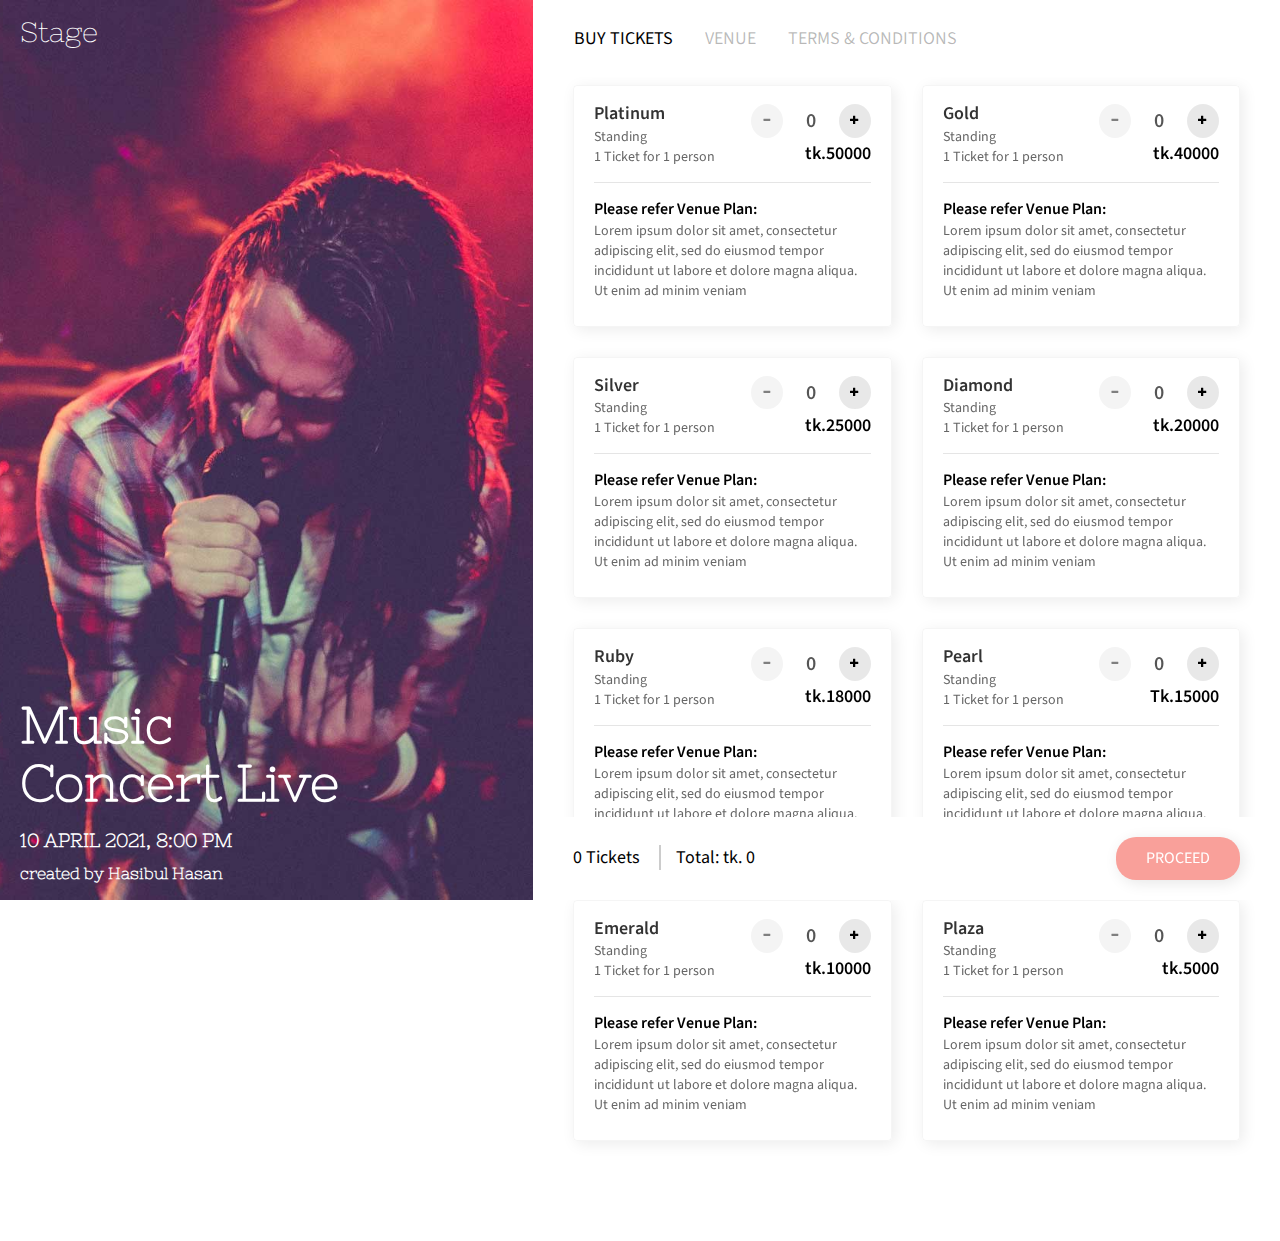
<file: Design-4/index.html>
<!DOCTYPE html>
<html lang="en">
  <head>
    <meta charset="utf-8">
    <meta http-equiv="X-UA-Compatible" content="IE=edge">
    <meta name="viewport" content="width=device-width, initial-scale=1">
    <!-- The above 3 meta tags *must* come first in the head; any other head content must come *after* these tags -->
    <title>Ticket Booking</title>

    <!-- Bootstrap -->
    <link href="css/bootstrap.min.css" rel="stylesheet">
    <link href="css/custom.css" rel="stylesheet">
    
    <!-- fonts -->
    <link href='http://fonts.googleapis.com/css?family=Nixie+One' rel='stylesheet' type='text/css'>
    <link href="https://fonts.googleapis.com/css?family=Source+Sans+Pro:300,400,600,700,900" rel="stylesheet">
    <!-- HTML5 shim and Respond.js for IE8 support of HTML5 elements and media queries -->
    <!-- WARNING: Respond.js doesn't work if you view the page via file:// -->
    <!--[if lt IE 9]>
      <script src="https://oss.maxcdn.com/html5shiv/3.7.2/html5shiv.min.js"></script>
      <script src="https://oss.maxcdn.com/respond/1.4.2/respond.min.js"></script>
    <![endif]-->
  </head>
  <body>
  	
    <div class="loader">
       <div>
        <img src="images/icons/preloader.gif" />
       </div>
    </div>
    
    <div class="container-fluid">
		<div class="row">
        	<div class="col-sm-5 left-wrapper">
            	<div class="event-banner-wrapper">
                	<div class="logo">
                        <h1>Stage</h1>
                    </div>
                
                	<h2>
                    Music<br>Concert Live
                    <span>10 April 2021, 8:00 PM</span>
                    </h2>
                    <p>created by <a href="#" target="_blank">Hasibul Hasan</a></p>
                </div>
            </div>
            <div class="col-sm-7 right-wrapper">
            	<div class="event-ticket-wrapper">
                    
                    <div class="event-tab">
                
                  <!-- Nav tabs -->
                  <ul class="nav nav-tabs" role="tablist">
                    <li role="presentation" class="active"><a href="#buyTicket" aria-controls="buyTicket" role="tab" data-toggle="tab">Buy Tickets</a></li>
                    <li role="presentation"><a href="#venue" aria-controls="venue" role="tab" data-toggle="tab">Venue</a></li>
                   
                    
                    <li role="presentation"><a href="#termCondition" aria-controls="termCondition" role="tab" data-toggle="tab">Terms & Conditions</a></li>
                  </ul>
                
                  <!-- Tab panes -->
                  <div class="tab-content">
                    <div role="tabpanel" class="tab-pane fade in active" id="buyTicket">
                    	<div class="row">
                        	<div class="col-md-6">
                            	<div class="ticketBox" data-ticket-price="50000">
                                	<div class="inactiveStatus"></div>
                                    
                                    <div class="row">
 			                       	<div class="col-xs-6">
            							<div class="ticket-name">
                                        	Platinum
                                            <span>Standing<br>
                                        	1 Ticket for 1 person</span>
                                        </div>
            						</div>
                                    
                                    <div class="col-xs-6">
            							<div class="ticket-price-count-box">
                                            <div class="ticket-control">
                                                <div class="input-group">
                                                  <span class="input-group-btn">
                                                      <button type="button" class="btn btn-default btn-number" disabled="disabled" data-type="minus" data-field="quant[1]">
                                                          <span class="glyphicon glyphicon-minus"></span>
                                                      </button>
                                                  </span>
                                                  <input type="text" name="quant[1]" class="form-control input-number" value="0" min="0" max="10">
                                                  <span class="input-group-btn">
                                                      <button type="button" class="btn btn-default btn-number" data-type="plus" data-field="quant[1]">
                                                          <span class="glyphicon glyphicon-plus"></span>
                                                      </button>
                                                  </span>
                                                </div>
                                            </div>
                                            <p class="price">tk.50000</p>
                                        </div>
            						</div>
                                    </div>
                                	
                                    
                                    <div class="ticket-description">
                                    	<p><strong>Please refer Venue Plan:</strong><br>Lorem ipsum dolor sit amet, consectetur adipiscing elit, sed do eiusmod tempor incididunt ut labore et dolore magna aliqua. Ut enim ad minim veniam</p>
                                    </div>
                                            
                                </div>
                            </div>
                            <div class="col-md-6">
                            	<div class="ticketBox" data-ticket-price="40000">
                                	<div class="inactiveStatus"></div>
                                    
                                    <div class="row">
 			                       	<div class="col-xs-6">
            							<div class="ticket-name">Gold<span>
                                        Standing<br>
                                        1 Ticket for 1 person</span></div>
            						</div>
                                    
                                    <div class="col-xs-6">
            							<div class="ticket-price-count-box">
                                            <div class="ticket-control">
                                                <div class="input-group">
                                                  <span class="input-group-btn">
                                                      <button type="button" class="btn btn-default btn-number" disabled="disabled" data-type="minus" data-field="quant[2]">
                                                          <span class="glyphicon glyphicon-minus"></span>
                                                      </button>
                                                  </span>
                                                  <input type="text" name="quant[2]" class="form-control input-number" value="0" min="0" max="10">
                                                  <span class="input-group-btn">
                                                      <button type="button" class="btn btn-default btn-number" data-type="plus" data-field="quant[2]">
                                                          <span class="glyphicon glyphicon-plus"></span>
                                                      </button>
                                                  </span>
                                                </div>
                                                
                                            </div>
                                            <p class="price">tk.40000</p>
                                        </div>
            						</div>
                                    </div>
                                	
                                    
                                    <div class="ticket-description">
                                    	<p><strong>Please refer Venue Plan:</strong><br>Lorem ipsum dolor sit amet, consectetur adipiscing elit, sed do eiusmod tempor incididunt ut labore et dolore magna aliqua. Ut enim ad minim veniam</p>
                                    </div>
                                            
                                </div>
                            </div>
                            <div class="col-md-6">
                            	<div class="ticketBox" data-ticket-price="25000">
                                	<div class="inactiveStatus"></div>
                                    
                                    <div class="row">
 			                       	<div class="col-xs-6">
            							<div class="ticket-name">Silver <span>
                                        Standing<br>
                                        1 Ticket for 1 person</span></div>
            						</div>
                                    
                                    <div class="col-xs-6">
            							<div class="ticket-price-count-box">
                                            <div class="ticket-control">
                                                <div class="input-group">
                                                  <span class="input-group-btn">
                                                      <button type="button" class="btn btn-default btn-number" disabled="disabled" data-type="minus" data-field="quant[3]">
                                                          <span class="glyphicon glyphicon-minus"></span>
                                                      </button>
                                                  </span>
                                                  <input type="text" name="quant[3]" class="form-control input-number" value="0" min="0" max="10">
                                                  <span class="input-group-btn">
                                                      <button type="button" class="btn btn-default btn-number" data-type="plus" data-field="quant[3]">
                                                          <span class="glyphicon glyphicon-plus"></span>
                                                      </button>
                                                  </span>
                                                </div>
                                                
                                            </div>
                                            <p class="price">tk.25000</p>
                                        </div>
            						</div>
                                    </div>
                                	
                                    
                                    <div class="ticket-description">
                                    	<p><strong>Please refer Venue Plan:</strong><br>Lorem ipsum dolor sit amet, consectetur adipiscing elit, sed do eiusmod tempor incididunt ut labore et dolore magna aliqua. Ut enim ad minim veniam</p>
                                    </div>
                                            
                                </div>
                            </div>
                            <div class="col-md-6">
                            	<div class="ticketBox" data-ticket-price="20000">
                                	<div class="inactiveStatus"></div>
                                    
                                    <div class="row">
 			                       	<div class="col-xs-6">
            							<div class="ticket-name">Diamond<span>
                                        Standing<br>
                                        1 Ticket for 1 person</span></div>
            						</div>
                                    
                                    <div class="col-xs-6">
            							<div class="ticket-price-count-box">
                                            <div class="ticket-control">
                                                <div class="input-group">
                                                  <span class="input-group-btn">
                                                      <button type="button" class="btn btn-default btn-number" disabled="disabled" data-type="minus" data-field="quant[4]">
                                                          <span class="glyphicon glyphicon-minus"></span>
                                                      </button>
                                                  </span>
                                                  <input type="text" name="quant[4]" class="form-control input-number" value="0" min="0" max="10">
                                                  <span class="input-group-btn">
                                                      <button type="button" class="btn btn-default btn-number" data-type="plus" data-field="quant[4]">
                                                          <span class="glyphicon glyphicon-plus"></span>
                                                      </button>
                                                  </span>
                                                </div>
                                                
                                            </div>
                                            <p class="price">tk.20000</p>
                                        </div>
            						</div>
                                    </div>
                                	
                                    
                                    <div class="ticket-description">
                                    	<p><strong>Please refer Venue Plan:</strong><br>Lorem ipsum dolor sit amet, consectetur adipiscing elit, sed do eiusmod tempor incididunt ut labore et dolore magna aliqua. Ut enim ad minim veniam</p>
                                    </div>
                                            
                                </div>
                            </div>
                            <div class="col-md-6">
                            	<div class="ticketBox" data-ticket-price="18000">
                                	<div class="inactiveStatus"></div>
                                    
                                    <div class="row">
 			                       	<div class="col-xs-6">
            							<div class="ticket-name">Ruby<span>
                                        Standing<br>
                                        1 Ticket for 1 person</span></div>
            						</div>
                                    
                                    <div class="col-xs-6">
            							<div class="ticket-price-count-box">
                                            <div class="ticket-control">
                                                <div class="input-group">
                                                  <span class="input-group-btn">
                                                      <button type="button" class="btn btn-default btn-number" disabled="disabled" data-type="minus" data-field="quant[5]">
                                                          <span class="glyphicon glyphicon-minus"></span>
                                                      </button>
                                                  </span>
                                                  <input type="text" name="quant[5]" class="form-control input-number" value="0" min="0" max="10">
                                                  <span class="input-group-btn">
                                                      <button type="button" class="btn btn-default btn-number" data-type="plus" data-field="quant[5]">
                                                          <span class="glyphicon glyphicon-plus"></span>
                                                      </button>
                                                  </span>
                                                </div>
                                                
                                            </div>
                                            <p class="price">tk.18000</p>
                                        </div>
            						</div>
                                    </div>
                                	
                                    
                                    <div class="ticket-description">
                                    	<p><strong>Please refer Venue Plan:</strong><br>Lorem ipsum dolor sit amet, consectetur adipiscing elit, sed do eiusmod tempor incididunt ut labore et dolore magna aliqua. Ut enim ad minim veniam</p>
                                    </div>
                                            
                                </div>
                            </div>
                            <div class="col-md-6">
                            	<div class="ticketBox" data-ticket-price="15000">
                                	<div class="inactiveStatus"></div>
                                    
                                    <div class="row">
 			                       	<div class="col-xs-6">
            							<div class="ticket-name">Pearl<span>
                                        Standing<br>
                                        1 Ticket for 1 person</span></div>
            						</div>
                                    
                                    <div class="col-xs-6">
            							<div class="ticket-price-count-box">
                                            <div class="ticket-control">
                                                <div class="input-group">
                                                  <span class="input-group-btn">
                                                      <button type="button" class="btn btn-default btn-number" disabled="disabled" data-type="minus" data-field="quant[6]">
                                                          <span class="glyphicon glyphicon-minus"></span>
                                                      </button>
                                                  </span>
                                                  <input type="text" name="quant[6]" class="form-control input-number" value="0" min="0" max="10">
                                                  <span class="input-group-btn">
                                                      <button type="button" class="btn btn-default btn-number" data-type="plus" data-field="quant[6]">
                                                          <span class="glyphicon glyphicon-plus"></span>
                                                      </button>
                                                  </span>
                                                </div>
                                                
                                            </div>
                                            <p class="price">Tk.15000</p>
                                        </div>
            						</div>
                                    </div>
                                	
                                    
                                    <div class="ticket-description">
                                    	<p><strong>Please refer Venue Plan:</strong><br>Lorem ipsum dolor sit amet, consectetur adipiscing elit, sed do eiusmod tempor incididunt ut labore et dolore magna aliqua. Ut enim ad minim veniam</p>
                                    </div>
                                            
                                </div>
                            </div>
                            <div class="col-md-6">
                            	<div class="ticketBox" data-ticket-price="10000">
                                	<div class="inactiveStatus"></div>
                                    
                                    <div class="row">
 			                       	<div class="col-xs-6">
            							<div class="ticket-name">Emerald<span>
                                        Standing<br>
                                        1 Ticket for 1 person</div>
            						</div>
                                    
                                    <div class="col-xs-6">
            							<div class="ticket-price-count-box">
                                            <div class="ticket-control">
                                                <div class="input-group">
                                                  <span class="input-group-btn">
                                                      <button type="button" class="btn btn-default btn-number" disabled="disabled" data-type="minus" data-field="quant[7]">
                                                          <span class="glyphicon glyphicon-minus"></span>
                                                      </button>
                                                  </span>
                                                  <input type="text" name="quant[7]" class="form-control input-number" value="0" min="0" max="10">
                                                  <span class="input-group-btn">
                                                      <button type="button" class="btn btn-default btn-number" data-type="plus" data-field="quant[7]">
                                                          <span class="glyphicon glyphicon-plus"></span>
                                                      </button>
                                                  </span>
                                                </div>
                                                
                                            </div>
                                            <p class="price">tk.10000</p>
                                        </div>
            						</div>
                                    </div>
                                	
                                    
                                    <div class="ticket-description">
                                    	<p><strong>Please refer Venue Plan:</strong><br>Lorem ipsum dolor sit amet, consectetur adipiscing elit, sed do eiusmod tempor incididunt ut labore et dolore magna aliqua. Ut enim ad minim veniam</p>
                                    </div>
                                            
                                </div>
                            </div>
                            <div class="col-md-6">
                            	<div class="ticketBox" data-ticket-price="5000">
                                	<div class="inactiveStatus"></div>
                                    
                                    <div class="row">
 			                       	<div class="col-xs-6">
            							<div class="ticket-name">Plaza<span>
                                        Standing<br>
                                        1 Ticket for 1 person</span></div>
            						</div>
                                    
                                    <div class="col-xs-6">
            							<div class="ticket-price-count-box">
                                            <div class="ticket-control">
                                                <div class="input-group">
                                                  <span class="input-group-btn">
                                                      <button type="button" class="btn btn-default btn-number" disabled="disabled" data-type="minus" data-field="quant[8]">
                                                          <span class="glyphicon glyphicon-minus"></span>
                                                      </button>
                                                  </span>
                                                  <input type="text" name="quant[8]" class="form-control input-number" value="0" min="0" max="10">
                                                  <span class="input-group-btn">
                                                      <button type="button" class="btn btn-default btn-number" data-type="plus" data-field="quant[8]">
                                                          <span class="glyphicon glyphicon-plus"></span>
                                                      </button>
                                                  </span>
                                                </div>
                                                
                                            </div>
                                            <p class="price">tk.5000</p>
                                        </div>
            						</div>
                                    </div>
                                	
                                    
                                    <div class="ticket-description">
                                    	<p><strong>Please refer Venue Plan:</strong><br>Lorem ipsum dolor sit amet, consectetur adipiscing elit, sed do eiusmod tempor incididunt ut labore et dolore magna aliqua. Ut enim ad minim veniam</p>
                                    </div>
                                            
                                </div>
                            </div>
                        </div>
                    </div>
                    <div role="tabpanel" class="tab-pane fade" id="venue">
                    	<h4> Lorem ipsum dolor sit amet,<br> consectetur adipiscing elit,<br> sed do eiusmod<br> Mirpur Dhaka</h4><br>
                        <iframe src="https://www.google.com/maps/d/embed?mid=1UMEBYRnM0KZhrhqikVv3YigwUd0" width="640" height="300"></iframe>
                    </div>
                    <div role="tabpanel" class="tab-pane fade" id="termCondition">
           				<h4>Lorem ipsum dolor sit amet, consectetur adipiscing elit, sed do eiusmod tempor incididunt ut labore et dolore magna aliqua. Ut enim ad minim veniam, quis nostrud exercitation ullamco laboris nisi ut aliquip ex ea commodo consequat. Duis aute irure dolor in reprehenderit in voluptate velit esse cillum dolore eu fugiat nulla pariatur. Excepteur sint occaecat cupidatat non proident, sunt in culpa qui officia deserunt mollit anim id est laborum.</h4>
                        <h4>Lorem ipsum dolor sit amet, consectetur adipiscing elit, sed do eiusmod tempor incididunt ut labore et dolore magna aliqua. Ut enim ad minim veniam, quis nostrud exercitation ullamco laboris nisi ut aliquip ex ea commodo consequat. Duis aute irure dolor in reprehenderit in voluptate velit esse cillum dolore eu fugiat nulla pariatur. Excepteur sint occaecat cupidatat non proident, sunt in culpa qui officia deserunt mollit anim id est laborum.</h4>
                        <h4>Lorem ipsum dolor sit amet, consectetur adipiscing elit, sed do eiusmod tempor incididunt ut labore et dolore magna aliqua. Ut enim ad minim veniam, quis nostrud exercitation ullamco laboris nisi ut aliquip ex ea commodo consequat. Duis aute irure dolor in reprehenderit in voluptate velit esse cillum dolore eu fugiat nulla pariatur. Excepteur sint occaecat cupidatat non proident, sunt in culpa qui officia deserunt mollit anim id est laborum.</h4>
                    </div>
                  </div>
                
                </div>
                
                	<div class="cart">
                <div class="row">
                    <div class="col-xs-6">
                        <p> 
                        	<span class="ticket-count">0</span> Tickets <span class="divider"></span> Total: tk. <span class="total-amount">0</span></p>
                    </div>
                    <div class="col-xs-6">
                    	<div class="text-right">
                        	<a class="btn disabled" data-toggle="modal" data-target="#ticket-details">PROCEED</a>
                        </div>
                    </div>
                </div>
                </div>
                       
                </div>
            </div>
        </div>
    </div>

<!-- Modal -->
<div class="modal right fade" id="ticket-details" tabindex="-1" role="dialog" aria-labelledby="myModalLabel">
  <div class="modal-dialog" role="document">
    <div class="modal-content">
      <!--<div class="modal-header">
        <button type="button" class="close" data-dismiss="modal" aria-label="Close"><span aria-hidden="true">&times;</span></button>
        <h4 class="modal-title" id="myModalLabel">Share your contact Details</h4>
      </div>-->
      <div class="modal-header">
        <button type="button" class="close" data-dismiss="modal" aria-label="Close">
        	<img src="images/icons/cancel.png">
        </button>
        <h4 class="modal-title">Your Tickets</h4>
      </div>
      <div class="modal-body">
        
        <div class="cart-information">
            	<div class="ticket-type"></div>
          		<ul>
	                <li>Tickets: <span class="ticket-count"></span></li>
                    <li>Price: <span class="ticket-amount"></span></li>
                    <hr>
                    <li>Total: <span class="total-amount"></span></li>
    			</ul>
            </div>
            
            <div class="contactForm">	
                <h3>Share your contact Details</h3>
                <form>
                  <div class="form-group">
                    <input type="text" class="form-control" placeholder="Enter your name">
                  </div>
                  
                  <div class="form-group">
                    <input type="text" class="form-control" placeholder="Enter your Email ID">
                  </div>
                  
                  <div class="form-group">
                     <input type="text" class="form-control" placeholder="Enter your Mobile No.">
                  </div>
                  
        		  <a type="submit" class="btn">Proceed to Payment</a>
                </form>
            </div>
        
        
        
      </div>
    </div>
  </div>
</div>
    
    
    <!-- jQuery (necessary for Bootstrap's JavaScript plugins) -->
    <script src="https://ajax.googleapis.com/ajax/libs/jquery/1.11.3/jquery.min.js"></script>
    <!-- Include all compiled plugins (below), or include individual files as needed -->
    <script src="js/bootstrap.min.js"></script>
    <script src="js/allscript.js"></script>
  </body>
</html>
</file>
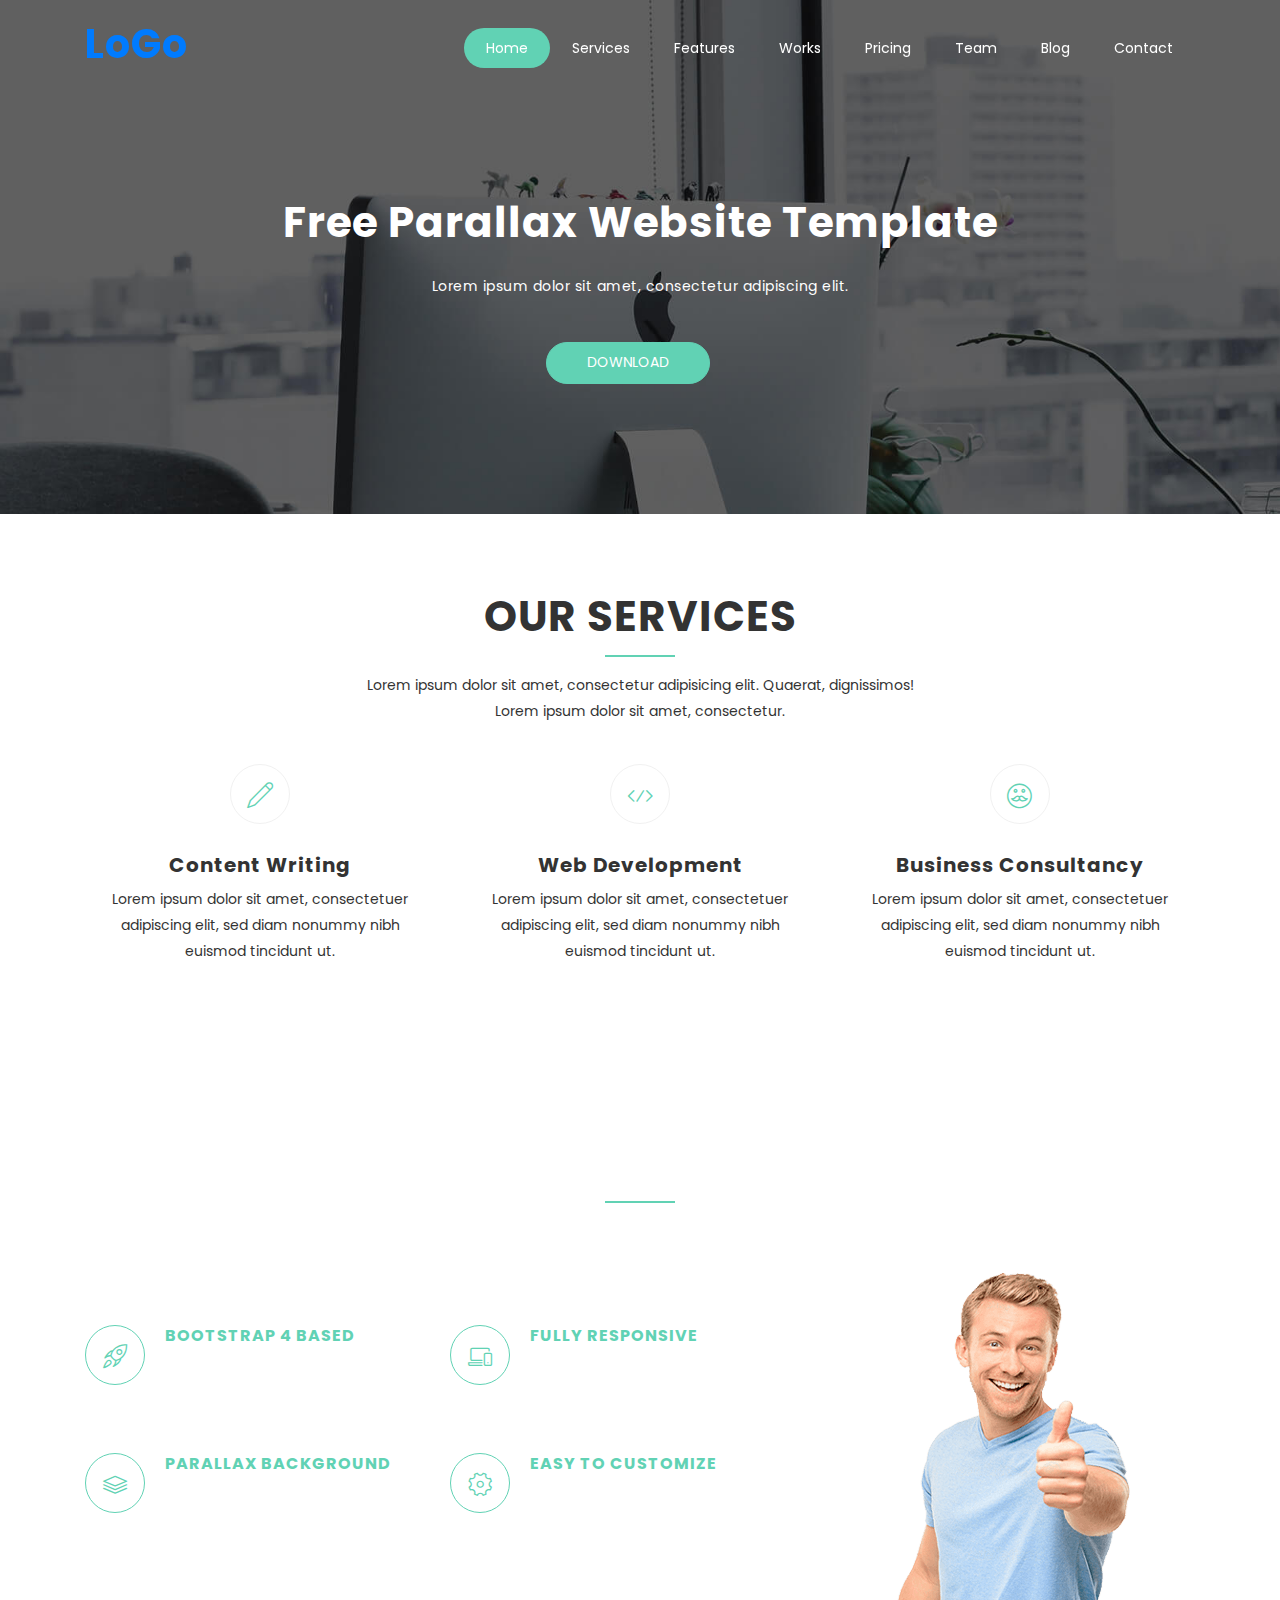
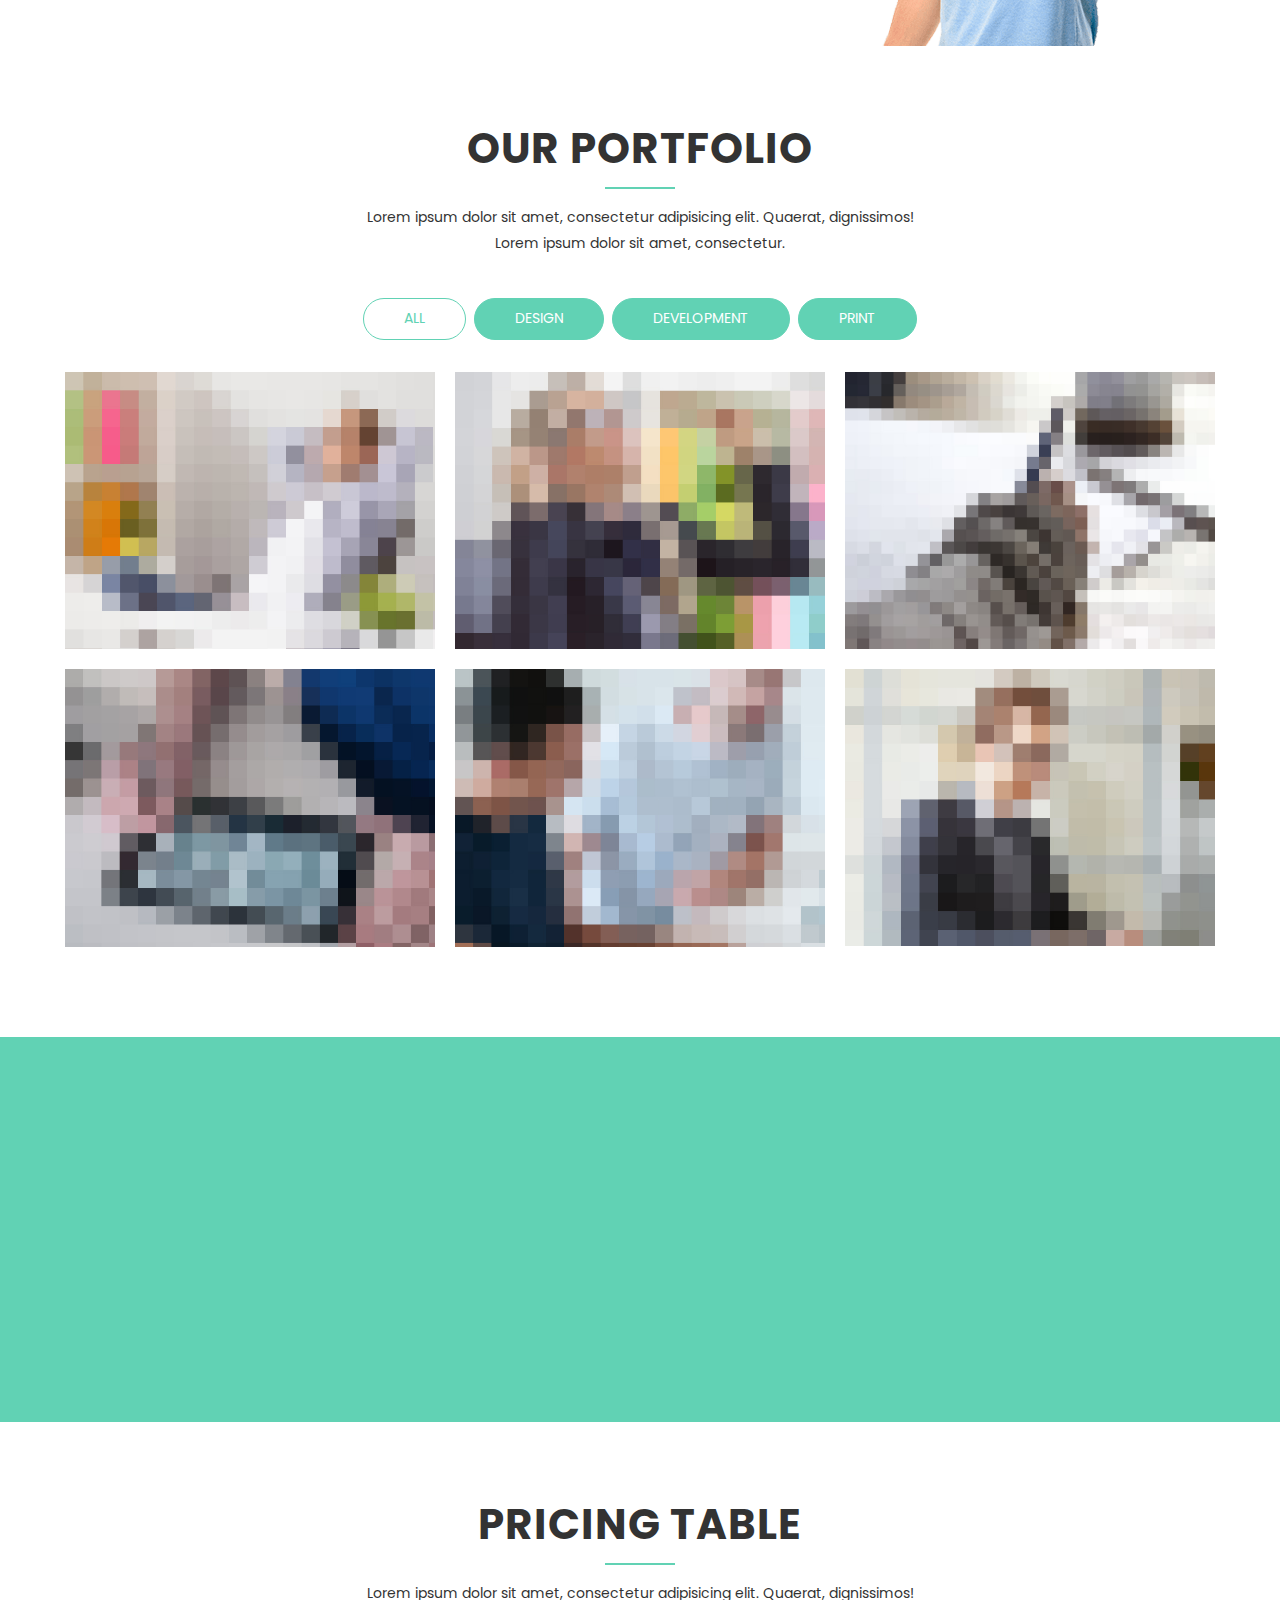
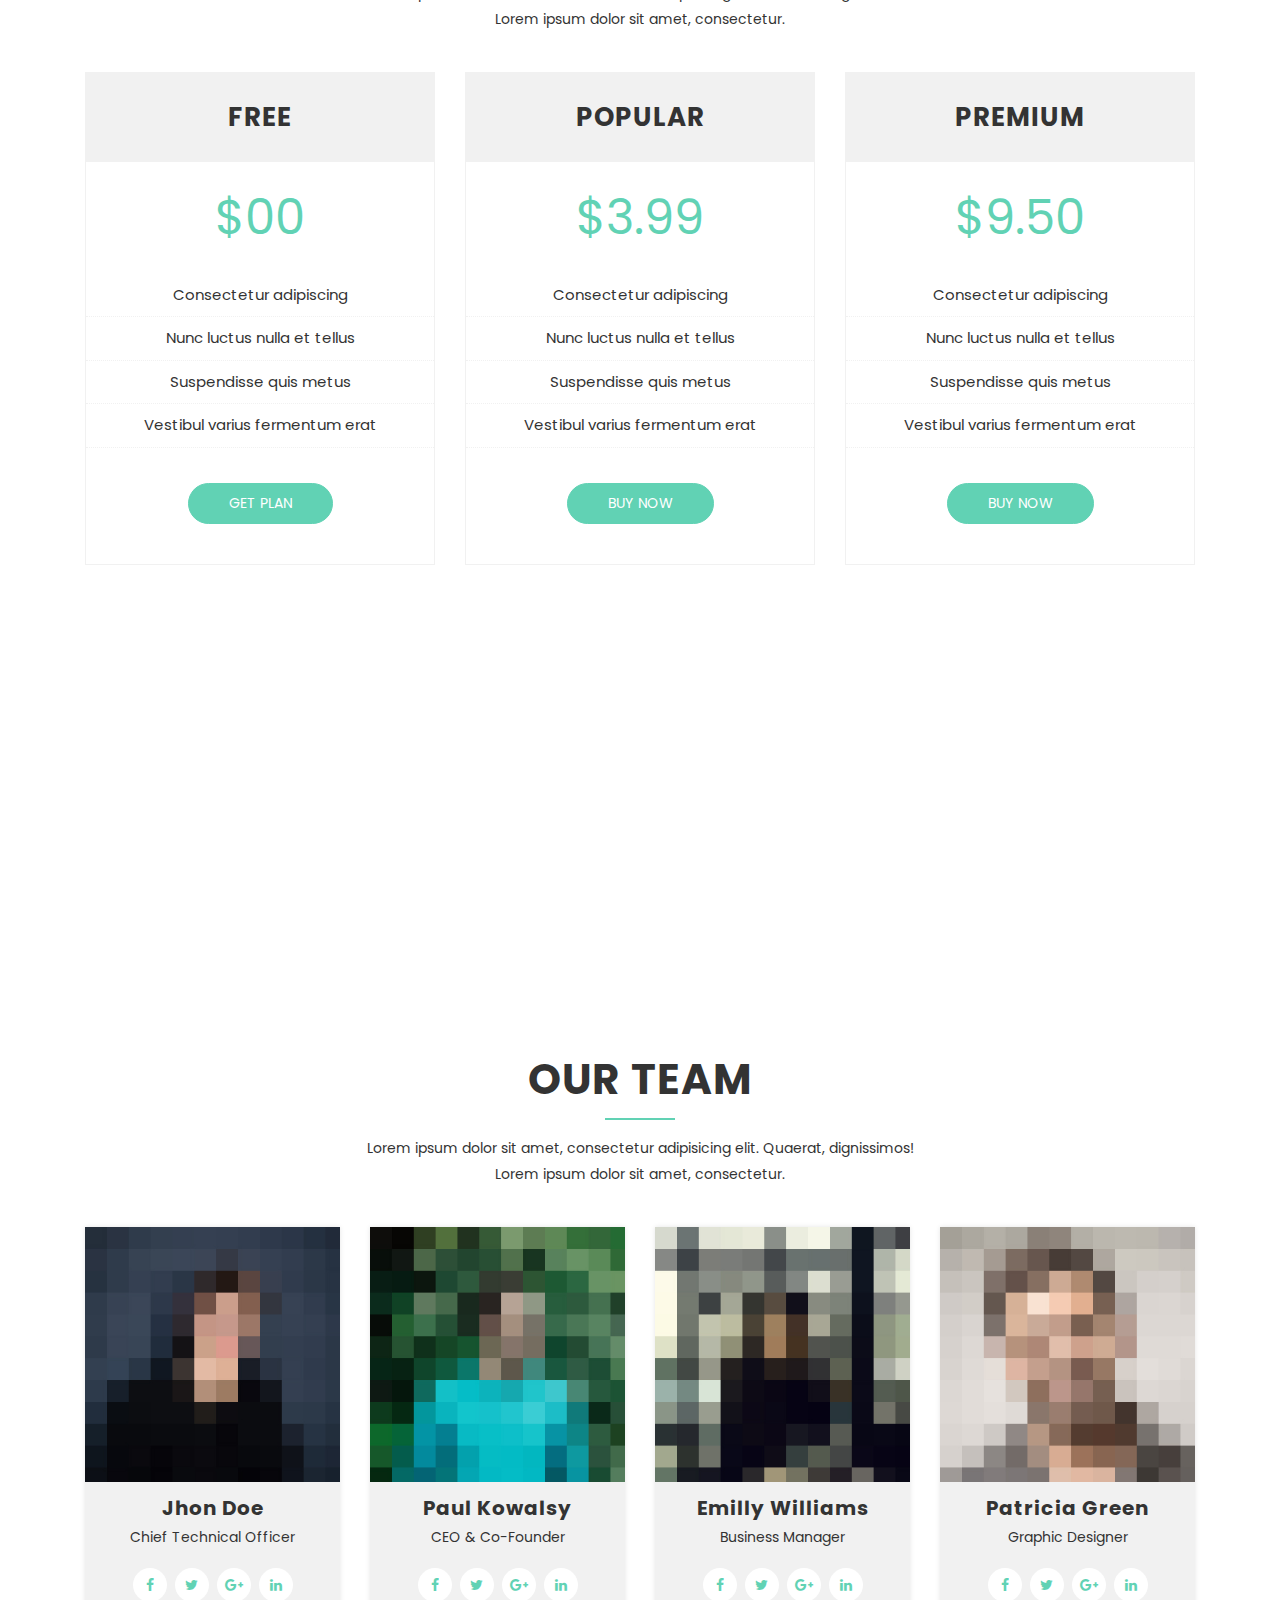
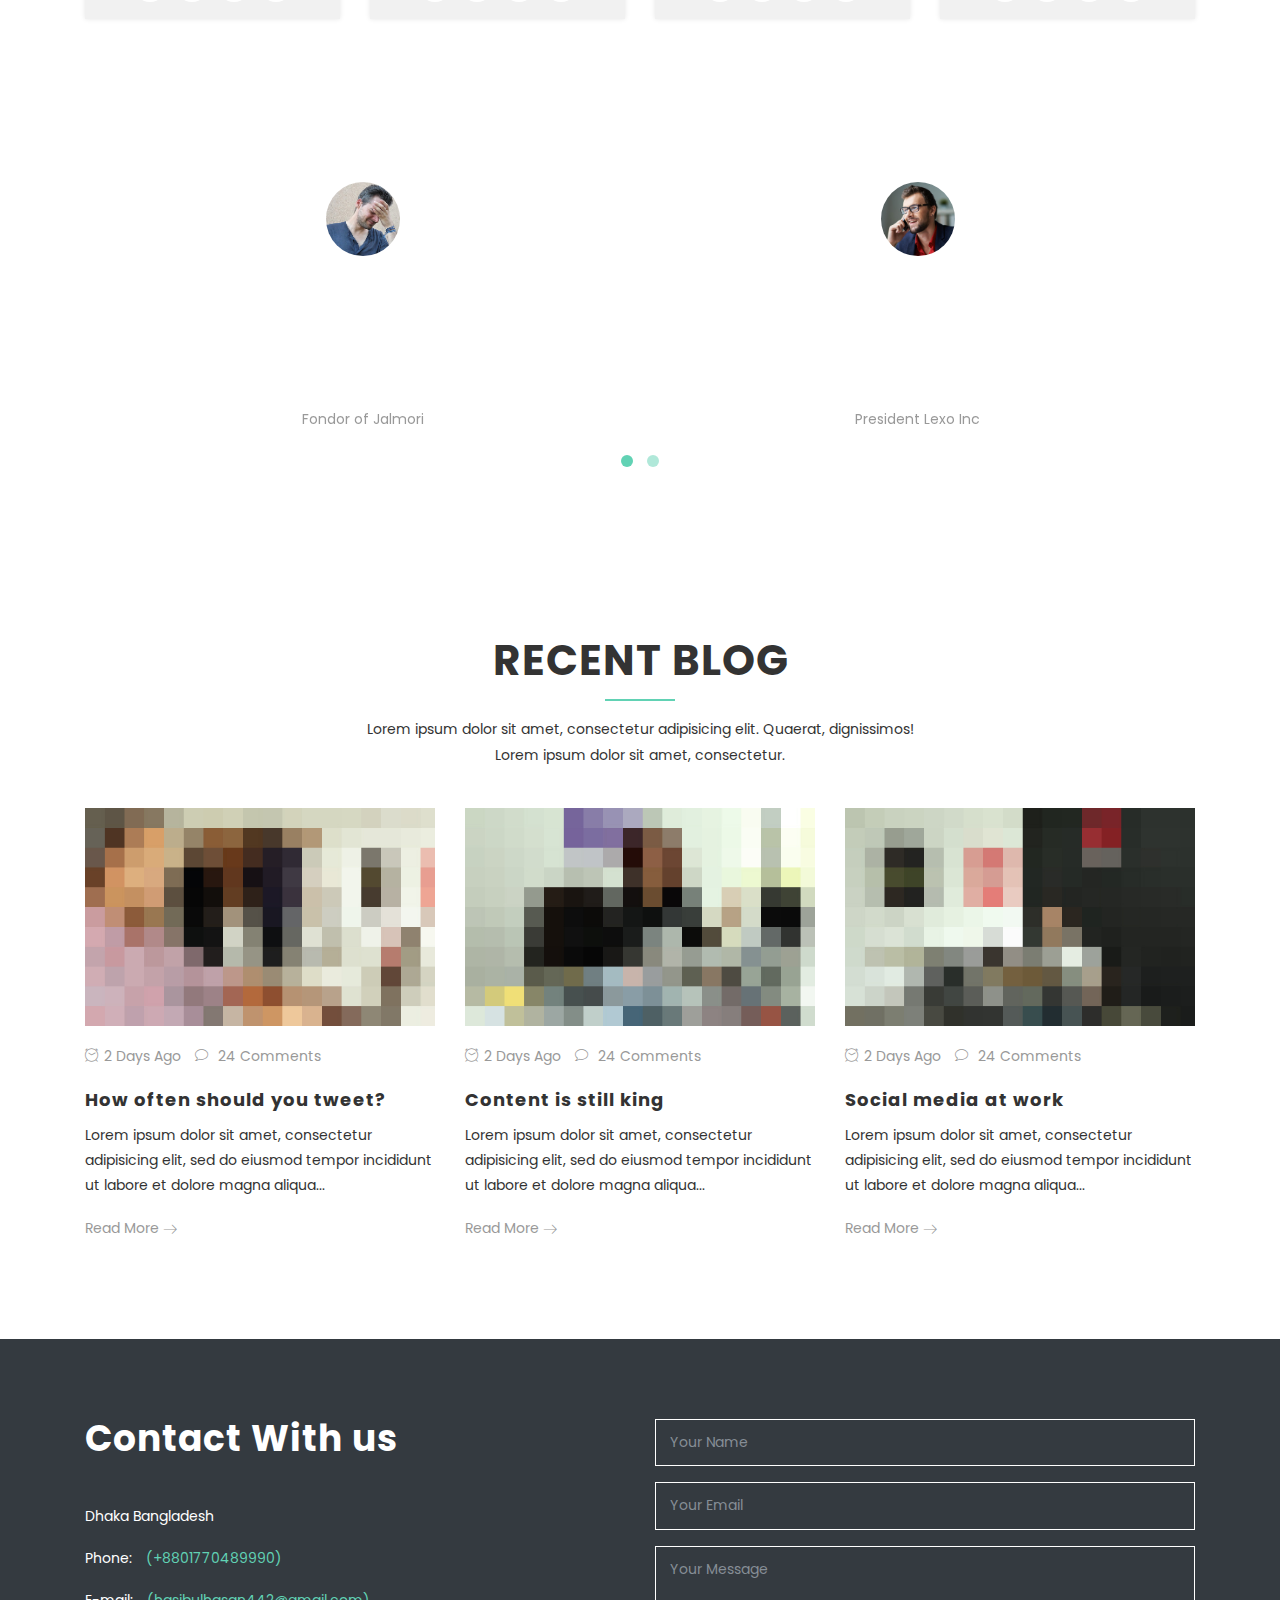
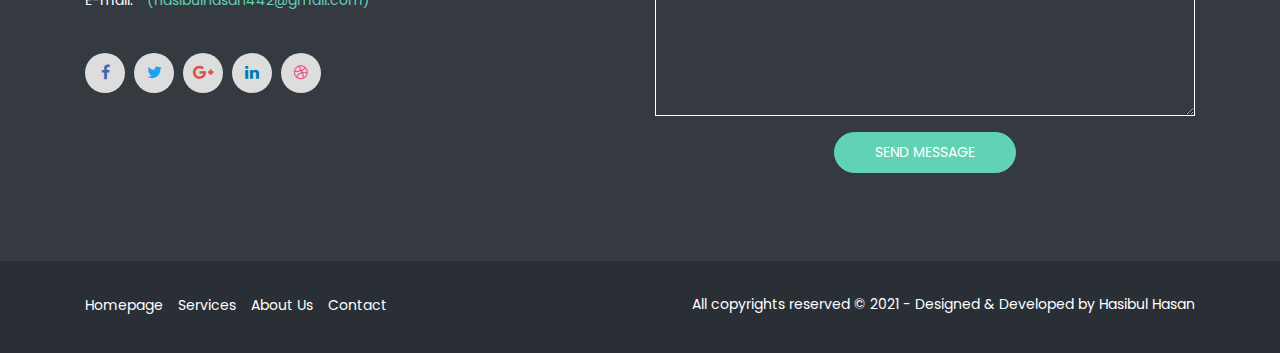
<file: Design-5/index.html>
<!DOCTYPE html>
<html lang="en">
  <head>
    <!-- Required meta tags -->
    <meta charset="utf-8">
    <meta name="viewport" content="width=device-width, initial-scale=1, shrink-to-fit=no">
    <meta name="keywords" content="Bootstrap, Parallax, Template, Registration, Landing">
    <meta name="viewport" content="width=device-width, initial-scale=1, maximum-scale=1">
    <meta name="author" content="Hasibul Hasan">
    <title>Home</title>

    <!-- Bootstrap CSS -->
    <link rel="stylesheet" href="css/bootstrap.min.css">
    <link rel="stylesheet" href="css/font-awesome.min.css">
    <link rel="stylesheet" href="css/line-icons.css">
    <link rel="stylesheet" href="css/owl.carousel.css">
    <link rel="stylesheet" href="css/owl.theme.css">
    <link rel="stylesheet" href="css/nivo-lightbox.css">
    <link rel="stylesheet" href="css/magnific-popup.css">
    <link rel="stylesheet" href="css/slicknav.css">
    <link rel="stylesheet" href="css/animate.css">
    <link rel="stylesheet" href="css/main.css">    
    <link rel="stylesheet" href="css/responsive.css">

  </head>
  <body>

    <!-- Header Section Start -->
    <header id="hero-area" data-stellar-background-ratio="0.5">    
      <!-- Navbar Start -->
      <nav class="navbar navbar-expand-lg fixed-top scrolling-navbar indigo">
        <div class="container">
          <!-- Brand and toggle get grouped for better mobile display -->
          <div class="navbar-header">
            <a href="index.html" class="navbar-brand"><H3>LoGo</H3></a>
            <button class="navbar-toggler" type="button" data-toggle="collapse" data-target="#main-navbar" aria-controls="main-navbar" aria-expanded="false" aria-label="Toggle navigation">
              <i class="lnr lnr-menu"></i>
            </button>
          </div>
          <div class="collapse navbar-collapse" id="main-navbar">
            <ul class="navbar-nav mr-auto w-100 justify-content-end">
              <li class="nav-item">
                <a class="nav-link page-scroll" href="#hero-area">Home</a>
              </li>
              <li class="nav-item">
                <a class="nav-link page-scroll" href="#services">Services</a>
              </li>
              <li class="nav-item">
                <a class="nav-link page-scroll" href="#features">Features</a>
              </li>
              <li class="nav-item">
                <a class="nav-link page-scroll" href="#portfolios">Works</a>
              </li>
              <li class="nav-item">
                <a class="nav-link page-scroll" href="#pricing">Pricing</a>
              </li>
              <li class="nav-item">
                <a class="nav-link page-scroll" href="#team">Team</a>
              </li>
              <li class="nav-item">
                <a class="nav-link page-scroll" href="#blog">Blog</a>
              </li>
              <li class="nav-item">
                <a class="nav-link page-scroll" href="#contact">Contact</a>
              </li>
            </ul>
          </div>
        </div>

        <!-- Mobile Menu Start -->
        <ul class="mobile-menu">
           <li>
              <a class="page-scroll" href="#hero-area">Home</a>
            </li>
            <li>
              <a class="page-scroll" href="#services">Services</a>
            </li>
            <li>
              <a class="page-scroll" href="#features">Features</a>
            </li>
            <li>
              <a class="page-scroll" href="#portfolios">Works</a>
            </li>
            <li>
              <a class="page-scroll" href="#pricing">Pricing</a>
            </li>
            <li>
              <a class="page-scroll" href="#team">Team</a>
            </li>
            <li >
              <a class="page-scroll" href="#blog">Blog</a>
            </li>
            <li>
              <a class="page-scroll" href="#contact">Contact</a>
            </li>
        </ul>
        <!-- Mobile Menu End -->

      </nav>
      <!-- Navbar End -->   
      <div class="container">      
        <div class="row justify-content-md-center">
          <div class="col-md-10">
            <div class="contents text-center">
              <h1 class="wow fadeInDown" data-wow-duration="1000ms" data-wow-delay="0.3s">Free Parallax Website Template</h1>
              <p class="lead  wow fadeIn" data-wow-duration="1000ms" data-wow-delay="400ms">Lorem ipsum dolor sit amet, consectetur adipiscing elit. </p>
              <a href="#" class="btn btn-common wow fadeInUp" data-wow-duration="1000ms" data-wow-delay="400ms">Download</a>
            </div>
          </div>
        </div> 
      </div>           
    </header>
    <!-- Header Section End --> 

    <!-- Services Section Start -->
    <section id="services" class="section">
      <div class="container">
        <div class="section-header">          
          <h2 class="section-title wow fadeIn" data-wow-duration="1000ms" data-wow-delay="0.3s">Our Services</h2>
          <hr class="lines wow zoomIn" data-wow-delay="0.3s">
          <p class="section-subtitle wow fadeIn" data-wow-duration="1000ms" data-wow-delay="0.3s">Lorem ipsum dolor sit amet, consectetur adipisicing elit. Quaerat, dignissimos! <br> Lorem ipsum dolor sit amet, consectetur.</p>
        </div>
        <div class="row">
          <div class="col-md-4 col-sm-6">
            <div class="item-boxes wow fadeInDown" data-wow-delay="0.2s">
              <div class="icon">
                <i class="lnr lnr-pencil"></i>
              </div>
              <h4>Content Writing</h4>
              <p>Lorem ipsum dolor sit amet, consectetuer adipiscing elit, sed diam nonummy nibh euismod tincidunt ut.</p>
            </div>
          </div>
          <div class="col-md-4 col-sm-6">
            <div class="item-boxes wow fadeInDown" data-wow-delay="0.8s">
              <div class="icon">
                <i class="lnr lnr-code"></i>
              </div>
              <h4>Web Development</h4>
              <p>Lorem ipsum dolor sit amet, consectetuer adipiscing elit, sed diam nonummy nibh euismod tincidunt ut.</p>
            </div>
          </div>
          <div class="col-md-4 col-sm-6">
            <div class="item-boxes wow fadeInDown" data-wow-delay="1.2s">
              <div class="icon">
                <i class="lnr lnr-mustache"></i>
              </div>
              <h4>Business Consultancy</h4>
              <p>Lorem ipsum dolor sit amet, consectetuer adipiscing elit, sed diam nonummy nibh euismod tincidunt ut.</p>
            </div>
          </div>
        </div>
      </div>
    </section>
    <!-- Services Section End -->

    <!-- Features Section Start -->
    <section id="features" class="section" data-stellar-background-ratio="0.2">
      <div class="container">
        <div class="section-header">          
          <h2 class="section-title">Some Features</h2>
          <hr class="lines">
          <p class="section-subtitle">Lorem ipsum dolor sit amet, consectetur adipisicing elit. Quaerat, dignissimos! <br> Lorem ipsum dolor sit amet, consectetur.</p>
        </div>
        <div class="row">
          <div class="col-lg-8 col-md-12 col-xs-12">
            <div class="container">
              <div class="row">
                 <div class="col-lg-6 col-sm-6 col-xs-12 box-item">
                    <span class="icon">
                      <i class="lnr lnr-rocket"></i>
                    </span>
                    <div class="text">
                      <h4>Bootstrap 4 Based</h4>
                      <p>Lorem Ipsum is simply dummy text of the printing and typesetting industry.</p>
                    </div>
                  </div>
                  <div class="col-lg-6 col-sm-6 col-xs-12 box-item">
                    <span class="icon">
                      <i class="lnr lnr-laptop-phone"></i>
                    </span>
                    <div class="text">
                      <h4>Fully Responsive</h4>
                      <p>Lorem Ipsum is simply dummy text of the printing and typesetting industry.</p>
                    </div>
                  </div>
                  <div class="col-lg-6 col-sm-6 col-xs-12 box-item">
                    <span class="icon">
                      <i class="lnr lnr-layers"></i>
                    </span>
                    <div class="text">
                      <h4>Parallax Background</h4>
                      <p>Lorem Ipsum is simply dummy text of the printing and typesetting industry</p>
                    </div>
                  </div>
                  <div class="col-lg-6 col-sm-6 col-xs-12 box-item">
                    <span class="icon">
                      <i class="lnr lnr-cog"></i>
                    </span>
                    <div class="text">
                      <h4>Easy to Customize</h4>
                      <p>Lorem Ipsum is simply dummy text of the printing and typesetting industry</p>
                    </div>
                  </div>
              </div>
            </div>
          </div>
          <div class="col-lg-4 col-xs-12">
            <div class="show-box">
              <img class="img-fulid" src="img/features/feature.png" alt="">
            </div>
          </div>
        </div>
      </div>
    </section>
    <!-- Features Section End -->    

    <!-- Portfolio Section -->
    <section id="portfolios" class="section">
      <!-- Container Starts -->
      <div class="container">
        <div class="section-header">          
          <h2 class="section-title">Our Portfolio</h2>
          <hr class="lines">
          <p class="section-subtitle">Lorem ipsum dolor sit amet, consectetur adipisicing elit. Quaerat, dignissimos! <br> Lorem ipsum dolor sit amet, consectetur.</p>
        </div>
        <div class="row">          
          <div class="col-md-12">
            <!-- Portfolio Controller/Buttons -->
            <div class="controls text-center">
              <a class="filter active btn btn-common" data-filter="all">
                All 
              </a>
              <a class="filter btn btn-common" data-filter=".design">
                Design 
              </a>
              <a class="filter btn btn-common" data-filter=".development">
                Development
              </a>
              <a class="filter btn btn-common" data-filter=".print">
                Print 
              </a>
            </div>
            <!-- Portfolio Controller/Buttons Ends-->
          </div>

          <!-- Portfolio Recent Projects -->
          <div id="portfolio" class="row">
            <div class="col-sm-6 col-md-4 col-lg-4 col-xl-4 mix development print">
              <div class="portfolio-item">
                <div class="shot-item">
                  <img src="img/portfolio/img1.jpg" alt="" />  
                  <a class="overlay lightbox" href="img/portfolio/img1.jpg">
                    <i class="lnr lnr-eye item-icon"></i>
                  </a>
                </div>               
              </div>
            </div>
            <div class="col-sm-6 col-md-4 col-lg-4 col-xl-4 mix design print">
              <div class="portfolio-item">
                <div class="shot-item">
                  <img src="img/portfolio/img2.jpg" alt="" />  
                  <a class="overlay lightbox" href="img/portfolio/img2.jpg">
                    <i class="lnr lnr-eye item-icon"></i>
                  </a>
                </div>               
              </div>
            </div>
            <div class="col-sm-6 col-md-4 col-lg-4 col-xl-4 mix development">
              <div class="portfolio-item">
                <div class="shot-item">
                  <img src="img/portfolio/img3.jpg" alt="" />  
                  <a class="overlay lightbox" href="img/portfolio/img3.jpg">
                    <i class="lnr lnr-eye item-icon"></i>
                  </a>
                </div>               
              </div>
            </div>
            <div class="col-sm-6 col-md-4 col-lg-4 col-xl-4 mix development design">
              <div class="portfolio-item">
                <div class="shot-item">
                  <img src="img/portfolio/img4.jpg" alt="" />  
                  <a class="overlay lightbox" href="img/portfolio/img4.jpg">
                    <i class="lnr lnr-eye item-icon"></i>
                  </a>
                </div>               
              </div>
            </div>
            <div class="col-sm-6 col-md-4 col-lg-4 col-xl-4 mix development">
              <div class="portfolio-item">
                <div class="shot-item">
                  <img src="img/portfolio/img5.jpg" alt="" />  
                  <a class="overlay lightbox" href="img/portfolio/img5.jpg">
                    <i class="lnr lnr-eye item-icon"></i>
                  </a>
                </div>               
              </div>
            </div>
            <div class="col-sm-6 col-md-4 col-lg-4 col-xl-4 mix print design">
              <div class="portfolio-item">
                <div class="shot-item">
                  <img src="img/portfolio/img6.jpg" alt="" />  
                  <a class="overlay lightbox" href="img/portfolio/img6.jpg">
                    <i class="lnr lnr-eye item-icon"></i>
                  </a>
                </div>               
              </div>
            </div>
          </div>
        </div>
      </div>
      <!-- Container Ends -->
    </section>
    <!-- Portfolio Section Ends --> 

    <!-- Start Video promo Section -->
    <section class="video-promo section">
      <div class="container">
        <div class="row justify-content-center">
          <div class="col-lg-8">
              <div class="video-promo-content text-center">
                <h2 class="wow zoomIn" data-wow-duration="1000ms" data-wow-delay="100ms">Watch Our Intro video</h2>
                <p class="wow zoomIn" data-wow-duration="1000ms" data-wow-delay="100ms">Aliquam vestibulum cursus felis. In iaculis iaculis sapien ac condimentum. Vestibulum congue posuere lacus, id tincidunt nisi porta sit amet. Suspendisse et sapien varius, pellentesque dui non, semper orci.</p>
                <a href="https://www.youtube.com/watch?v=IXoMDwh4Cq8" class="video-popup wow fadeInUp" data-wow-duration="1000ms" data-wow-delay="0.3s"><i class="lnr lnr-film-play"></i></a>
              </div>
          </div>
        </div>
      </div>
    </section>
    <!-- End Video Promo Section -->

    <!-- Start Pricing Table Section -->
    <div id="pricing" class="section pricing-section">
      <div class="container">
        <div class="section-header">          
          <h2 class="section-title">Pricing Table</h2>
          <hr class="lines">
          <p class="section-subtitle">Lorem ipsum dolor sit amet, consectetur adipisicing elit. Quaerat, dignissimos! <br> Lorem ipsum dolor sit amet, consectetur.</p>
        </div>

        <div class="row pricing-tables">
          <div class="col-md-4 col-sm-6 col-xs-12">
            <div class="pricing-table">
              <div class="pricing-details">
                <h2>Free</h2>
                <span>$00</span>
                <ul>
                  <li>Consectetur adipiscing</li>
                  <li>Nunc luctus nulla et tellus</li>
                  <li>Suspendisse quis metus</li>
                  <li>Vestibul varius fermentum erat</li>
                </ul>
              </div>
              <div class="plan-button">
                <a href="#" class="btn btn-common">Get Plan</a>
              </div>
            </div>
          </div>

          <div class="col-md-4 col-sm-6 col-xs-12">
            <div class="pricing-table">
              <div class="pricing-details">
                <h2>Popular</h2>
                <span>$3.99</span>
                <ul>
                  <li>Consectetur adipiscing</li>
                  <li>Nunc luctus nulla et tellus</li>
                  <li>Suspendisse quis metus</li>
                  <li>Vestibul varius fermentum erat</li>
                </ul>
              </div>
              <div class="plan-button">
                <a href="#" class="btn btn-common">Buy Now</a>
              </div>
            </div>
          </div>

          <div class="col-md-4 col-sm-6 col-xs-12">
            <div class="pricing-table">
              <div class="pricing-details">
                <h2>Premium</h2>
                <span>$9.50</span>
                <ul>
                  <li>Consectetur adipiscing</li>
                  <li>Nunc luctus nulla et tellus</li>
                  <li>Suspendisse quis metus</li>
                  <li>Vestibul varius fermentum erat</li>
                </ul>
              </div>
              <div class="plan-button">
                <a href="#" class="btn btn-common">Buy Now</a>
              </div>
            </div>
          </div>

        </div>
      </div>
    </div>
    <!-- End Pricing Table Section -->

    <!-- Counter Section Start -->
    <div class="counters section" data-stellar-background-ratio="0.5">
      <div class="container">
        <div class="row"> 
          <div class="col-sm-6 col-md-3 col-lg-3">
            <div class="facts-item">   
              <div class="icon">
                <i class="lnr lnr-clock"></i>
              </div>             
              <div class="fact-count">
                <h3><span class="counter">1589</span></h3>
                <h4>Working Hours</h4>
              </div>
            </div>
          </div>
          <div class="col-sm-6 col-md-3 col-lg-3">
            <div class="facts-item">   
              <div class="icon">
                <i class="lnr lnr-briefcase"></i>
              </div>            
              <div class="fact-count">
                <h3><span class="counter">699</span></h3>
                <h4>Completed Projects</h4>
              </div>
            </div>
          </div>
          <div class="col-sm-6 col-md-3 col-lg-3">
            <div class="facts-item"> 
              <div class="icon">
                <i class="lnr lnr-user"></i>
              </div>              
              <div class="fact-count">
                <h3><span class="counter">203</span></h3>
                <h4>No. of Clients</h4>
              </div>
            </div>
          </div>
          <div class="col-sm-6 col-md-3 col-lg-3">
            <div class="facts-item"> 
              <div class="icon">
                <i class="lnr lnr-heart"></i>
              </div>              
              <div class="fact-count">
                <h3><span class="counter">1689</span></h3>
                <h4>Peoples Love</h4>
              </div>
            </div>
          </div>
        </div>
      </div>
    </div>
    <!-- Counter Section End -->

    <!-- Team section Start -->
    <section id="team" class="section">
      <div class="container">
        <div class="section-header">          
          <h2 class="section-title">Our Team</h2>
          <hr class="lines">
          <p class="section-subtitle">Lorem ipsum dolor sit amet, consectetur adipisicing elit. Quaerat, dignissimos! <br> Lorem ipsum dolor sit amet, consectetur.</p>
        </div>
        <div class="row">
          <div class="col-lg-3 col-md-6 col-xs-12">
            <div class="single-team">
              <img src="img/team/team1.jpg" alt="">
              <div class="team-details">
                <div class="team-inner">
                  <h4 class="team-title">Jhon Doe</h4>
                  <p>Chief Technical Officer</p>
                  <ul class="social-list">
                    <li class="facebook"><a href="#"><i class="fa fa-facebook"></i></a></li>
                    <li class="twitter"><a href="#"><i class="fa fa-twitter"></i></a></li>
                    <li class="google-plus"><a href="#"><i class="fa fa-google-plus"></i></a></li>
                    <li class="linkedin"><a href="#"><i class="fa fa-linkedin"></i></a></li>
                  </ul>
                </div>
              </div>
            </div>
          </div>
          <div class="col-lg-3 col-md-6 col-xs-12">
            <div class="single-team">
              <img src="img/team/team2.jpg" alt="">
              <div class="team-details">
                <div class="team-inner">
                  <h4 class="team-title">Paul Kowalsy</h4>
                  <p>CEO & Co-Founder</p>
                  <ul class="social-list">
                    <li class="facebook"><a href="#"><i class="fa fa-facebook"></i></a></li>
                    <li class="twitter"><a href="#"><i class="fa fa-twitter"></i></a></li>
                    <li class="google-plus"><a href="#"><i class="fa fa-google-plus"></i></a></li>
                    <li class="linkedin"><a href="#"><i class="fa fa-linkedin"></i></a></li>
                  </ul>
                </div>
              </div>
            </div>
          </div>
          <div class="col-lg-3 col-md-6 col-xs-12">
            <div class="single-team">
              <img src="img/team/team3.jpg" alt="">
              <div class="team-details">
                <div class="team-inner">                  
                  <h4 class="team-title">Emilly Williams</h4>
                  <p>Business Manager</p>
                  <ul class="social-list">
                    <li class="facebook"><a href="#"><i class="fa fa-facebook"></i></a></li>
                    <li class="twitter"><a href="#"><i class="fa fa-twitter"></i></a></li>
                    <li class="google-plus"><a href="#"><i class="fa fa-google-plus"></i></a></li>
                    <li class="linkedin"><a href="#"><i class="fa fa-linkedin"></i></a></li>
                  </ul>
                </div>
              </div>
            </div>
          </div>
          <div class="col-lg-3 col-md-6 col-xs-12">
            <div class="single-team">
              <img class="img-fulid" src="img/team/team4.jpg" alt="">
              <div class="team-details">
                <div class="team-inner">
                  <h4 class="team-title">Patricia Green</h4>
                  <p>Graphic Designer</p>
                  <ul class="social-list">
                    <li class="facebook"><a href="#"><i class="fa fa-facebook"></i></a></li>
                    <li class="twitter"><a href="#"><i class="fa fa-twitter"></i></a></li>
                    <li class="google-plus"><a href="#"><i class="fa fa-google-plus"></i></a></li>
                    <li class="linkedin"><a href="#"><i class="fa fa-linkedin"></i></a></li>
                  </ul>
                </div>
              </div>
            </div>
          </div>
        </div>
      </div>
    </section>
    <!-- Team section End -->

    <!-- testimonial Section Start -->
    <div id="testimonial" class="section" data-stellar-background-ratio="0.1">
      <div class="container">
        <div class="row justify-content-md-center">
          <div class="col-md-12">
            <div class="touch-slider owl-carousel owl-theme">
              <div class="testimonial-item">
                <img src="img/testimonial/customer1.jpg" alt="Client Testimonoal" />
                <div class="testimonial-text">
                  <p>Lorem ipsum dolor sit amet, consectetur adipisicing elit. send do <br> adipisicing ciusmod tempor incididunt ut labore et</p>
                  <h3>Jone Deam</h3>
                  <span>Fondor of Jalmori</span>
                </div>
              </div>
              <div class="testimonial-item">
                <img src="img/testimonial/customer2.jpg" alt="Client Testimonoal" />
                <div class="testimonial-text">
                  <p>Lorem ipsum dolor sit amet, consectetur adipisicing elit. send do <br> adipisicing ciusmod tempor incididunt ut labore et</p>
                  <h3>Oidila Matik</h3>
                  <span>President Lexo Inc</span>
                </div>
              </div>
              <div class="testimonial-item">
                <img src="img/testimonial/customer3.jpg" alt="Client Testimonoal" />
                <div class="testimonial-text">
                  <p>Lorem ipsum dolor sit amet, consectetur adipisicing elit. send do <br> adipisicing ciusmod tempor incididunt ut labore et</p>
                  <h3>Alex Dattilo</h3>
                  <span>CEO Optima Inc</span>
                </div>
              </div>
              <div class="testimonial-item">
                <img src="img/testimonial/customer4.jpg" alt="Client Testimonoal" />
                <div class="testimonial-text">
                  <p>Lorem ipsum dolor sit amet, consectetur adipisicing elit. send do <br> adipisicing ciusmod tempor incididunt ut labore et</p>
                  <h3>Paul Kowalsy</h3>
                  <span>CEO & Founder</span>
                </div>
              </div>
            </div>
          </div>
        </div>        
      </div>
    </div>
    <!-- testimonial Section Start -->

    <!-- Blog Section -->
    <section id="blog" class="section">
      <!-- Container Starts -->
      <div class="container">
        <div class="section-header">          
          <h2 class="section-title">Recent Blog</h2>
          <hr class="lines">
          <p class="section-subtitle">Lorem ipsum dolor sit amet, consectetur adipisicing elit. Quaerat, dignissimos! <br> Lorem ipsum dolor sit amet, consectetur.</p>
        </div>
        <div class="row">
          <div class="col-lg-4 col-md-4 col-sm-6 col-xs-12 blog-item">
            <!-- Blog Item Starts -->
            <div class="blog-item-wrapper">
              <div class="blog-item-img">
                <a href="#">
                  <img src="img/blog/img1.jpg" alt="">
                </a>                
              </div>
              <div class="blog-item-text"> 
                <div class="meta-tags">
                  <span class="date"><i class="lnr  lnr-clock"></i>2 Days Ago</span>
                  <span class="comments"><a href="#"><i class="lnr lnr-bubble"></i> 24 Comments</a></span>
                </div>
                <h3>
                  <a href="#">How often should you tweet?</a>
                </h3>
                <p>
                Lorem ipsum dolor sit amet, consectetur adipisicing elit, sed do eiusmod tempor incididunt ut labore et dolore magna aliqua... 
                </p>
                <a href="#" class="btn-rm">Read More <i class="lnr lnr-arrow-right"></i></a>
              </div>
            </div>
            <!-- Blog Item Wrapper Ends-->
          </div>

          <div class="col-lg-4 col-md-4 col-sm-6 col-xs-12 blog-item">
            <!-- Blog Item Starts -->
            <div class="blog-item-wrapper">
              <div class="blog-item-img">
                <a href="#">
                  <img src="img/blog/img2.jpg" alt="">
                </a>                
              </div>
              <div class="blog-item-text"> 
                <div class="meta-tags">
                  <span class="date"><i class="lnr  lnr-clock"></i>2 Days Ago</span>
                  <span class="comments"><a href="#"><i class="lnr lnr-bubble"></i> 24 Comments</a></span>
                </div>
                <h3>
                  <a href="#">Content is still king</a>
                </h3>
                <p>
                Lorem ipsum dolor sit amet, consectetur adipisicing elit, sed do eiusmod tempor incididunt ut labore et dolore magna aliqua... 
                </p>
                <a href="#" class="btn-rm">Read More <i class="lnr lnr-arrow-right"></i></a>
              </div>
            </div>
            <!-- Blog Item Wrapper Ends-->
          </div>

          <div class="col-lg-4 col-md-4 col-sm-6 col-xs-12 blog-item">
            <!-- Blog Item Starts -->
            <div class="blog-item-wrapper">
              <div class="blog-item-img">
                <a href="#">
                  <img src="img/blog/img3.jpg" alt="">
                </a>                
              </div>
              <div class="blog-item-text"> 
                <div class="meta-tags">
                  <span class="date"><i class="lnr  lnr-clock"></i>2 Days Ago</span>
                  <span class="comments"><a href="#"><i class="lnr lnr-bubble"></i> 24 Comments</a></span>
                </div> 
                <h3>
                  <a href="#">Social media at work</a>
                </h3>
                <p>
                 Lorem ipsum dolor sit amet, consectetur adipisicing elit, sed do eiusmod tempor incididunt ut labore et dolore magna aliqua... 
                </p>
                <a href="#" class="btn-rm">Read More <i class="lnr lnr-arrow-right"></i></a>
              </div>
            </div>
            <!-- Blog Item Wrapper Ends-->
          </div>
        </div>
      </div>
    </section>
    <!-- blog Section End -->

    <!-- Contact Section Start -->
    <section id="contact" class="section" data-stellar-background-ratio="-0.2">      
      <div class="contact-form">
        <div class="container">
          <div class="row">     
            <div class="col-lg-6 col-sm-6 col-xs-12">
              <div class="contact-us">
                <h3>Contact With us</h3>
                <div class="contact-address">
                  <p>Dhaka Bangladesh </p>
                  <p class="phone">Phone: <span>(+8801770489990)</span></p>
                  <p class="email">E-mail: <span>(hasibulhasan442@gmail.com)</span></p>
                </div>
                <div class="social-icons">
                  <ul>
                    <li class="facebook"><a href="#"><i class="fa fa-facebook"></i></a></li>
                    <li class="twitter"><a href="#"><i class="fa fa-twitter"></i></a></li>
                    <li class="google-plus"><a href="#"><i class="fa fa-google-plus"></i></a></li>
                    <li class="linkedin"><a href="#"><i class="fa fa-linkedin"></i></a></li>
                    <li class="dribbble"><a href="#"><i class="fa fa-dribbble"></i></a></li>
                  </ul>
                </div>
              </div>
            </div>     
            <div class="col-lg-6 col-sm-6 col-xs-12">
              <div class="contact-block">
                <form id="contactForm">
                  <div class="row">
                    <div class="col-md-12">
                      <div class="form-group">
                        <input type="text" class="form-control" id="name" name="name" placeholder="Your Name" required data-error="Please enter your name">
                        <div class="help-block with-errors"></div>
                      </div>                                 
                    </div>
                    <div class="col-md-12">
                      <div class="form-group">
                        <input type="text" placeholder="Your Email" id="email" class="form-control" name="name" required data-error="Please enter your email">
                        <div class="help-block with-errors"></div>
                      </div> 
                    </div>
                    <div class="col-md-12">
                      <div class="form-group"> 
                        <textarea class="form-control" id="message" placeholder="Your Message" rows="8" data-error="Write your message" required></textarea>
                        <div class="help-block with-errors"></div>
                      </div>
                      <div class="submit-button text-center">
                        <button class="btn btn-common" id="submit" type="submit">Send Message</button>
                        <div id="msgSubmit" class="h3 text-center hidden"></div> 
                        <div class="clearfix"></div> 
                      </div>
                    </div>
                  </div>            
                </form>
              </div>
            </div>
          </div>
        </div>
      </div>           
    </section>
    <!-- Contact Section End -->

    <!-- Footer Section Start -->
    <footer>          
      <div class="container">
        <div class="row">
          <!-- Footer Links -->
          <div class="col-lg-6 col-sm-6 col-xs-12">
            <ul class="footer-links">
              <li>
                <a href="#">Homepage</a>
              </li>
              <li>
                <a href="#">Services</a>
              </li>
              <li>
                <a href="#">About Us</a>
              </li>
              <li>
                <a href="#">Contact</a>
              </li>
            </ul>
          </div>
          <div class="col-lg-6 col-sm-6 col-xs-12">
            <div class="copyright">
              <p>All copyrights reserved &copy; 2021 - Designed & Developed by <a rel="nofollow" href="#">Hasibul Hasan</a></p>
            </div>
          </div>  
        </div>
      </div>
    </footer>
    <!-- Footer Section End --> 

    <!-- Go To Top Link -->
    <a href="#" class="back-to-top">
      <i class="lnr lnr-arrow-up"></i>
    </a>
    
    <div id="loader">
      <div class="spinner">
        <div class="double-bounce1"></div>
        <div class="double-bounce2"></div>
      </div>
    </div>     

    <!-- jQuery first, then Tether, then Bootstrap JS. -->
    <script src="js/jquery-min.js"></script>
    <script src="js/popper.min.js"></script>
    <script src="js/bootstrap.min.js"></script>
    <script src="js/jquery.mixitup.js"></script>
    <script src="js/nivo-lightbox.js"></script>
    <script src="js/owl.carousel.js"></script>    
    <script src="js/jquery.stellar.min.js"></script>    
    <script src="js/jquery.nav.js"></script>    
    <script src="js/scrolling-nav.js"></script>    
    <script src="js/jquery.easing.min.js"></script>    
    <script src="js/smoothscroll.js"></script>    
    <script src="js/jquery.slicknav.js"></script>     
    <script src="js/wow.js"></script>   
    <script src="js/jquery.vide.js"></script>
    <script src="js/jquery.counterup.min.js"></script>    
    <script src="js/jquery.magnific-popup.min.js"></script>    
    <script src="js/waypoints.min.js"></script>    
    <script src="js/form-validator.min.js"></script>
    <script src="js/contact-form-script.js"></script>   
    <script src="js/main.js"></script>

  </body>
</html>
</file>
<file: Atlas/css/custom.css>
/********** common setting **********/

h2 {
    font-size: 2.8rem !important;
    font-weight: 700;
}

img {
    display: block;
    max-width: 100%;
}

a,
button {
    cursor: pointer;
}

.jumbotron {
    margin-bottom: 0 !important;
}

.atlas-cta {
    border-radius: 22px !important;
    padding: 12px 30px !important;
    font-weight: 700;
    transition: .3s ease-in-out !important;
}

.atlas-cta:hover {
    text-decoration: none;
    transform: translateY(-5px);
}

.atlas-cta-wide {
    width: 100%;
}

.cta-green {
    background: #00FFAD;
    color: #192440;
}

.cta-green:hover {
    color: #ffffff;
    background: #00e69c;
}

.cta-blue {
    background: #192440;
    color: #ffffff;
}

.cta-blue:hover {
    color: #ffffff;
    background: #121a2e;
}

.cta-ghost {
    border: 2px solid #192440 !important;
    color: #192440;
}

.cta-ghost:hover {
    color: #ffffff;
    background: #121a2e;
}

#banner {
    background-size: cover;
}

/********** banner **********/
#banner header {
    overflow: hidden;
}

#banner header img {
    max-width: 80px;
}

/********** feature (skew background) **********/
.feature img {
    width: 100%;
    max-width: 480px;
}

#feature-first {
    background: linear-gradient(168deg, #ffffff 55%, #00FFAD 0);
}

#feature-last {
    background: #00FFAD;
}

/********** price table **********/
#price-table {
    padding-top: 4rem !important;
    padding-bottom: 4rem !important;
}

#price-table__premium {
    background: #192440;
    color: #ffffff;
}

#price-table ul li {
    padding: 5px 0;
}

/********** contact **********/
#contact {
    background-size: cover;
}

#contact ul li {
    padding: 3px 0;
}

#contact form {
    color: #00FFAD;
}

#contact form input,
#contact form textarea {
    background: transparent;
    border: 1px solid #00FFAD;
    color: #ffffff;
}

/********** copyright **********/
#copyright {
    background: #192440;
    padding: 2rem 3rem;
}

#copyright #social-media a {
    width: 40px;
    height: 40px;
    border-radius: 99%;
    background: #ffffff;
    transition: .4s ease;
}

#copyright #social-media a i {
    color: #192440;
    font-size: 1.2rem;
    line-height: 40px;
}

#copyright #social-media a:hover {
    background: #00FFAD;
}

#copyright #social-media a:hover i {
    color: #ffffff;
}

/********** RWD **********/
@media (max-width: 575px) {
    #banner h1 {
        font-size: 3.6rem;
    }
}
</file>
<file: Design-1/assets/css/main.css>
@import url("https://fonts.googleapis.com/css?family=Arvo:700|Open+Sans");
html {
  overflow-x: hidden;
}
body {
  background: #fff;
  font-size: 14px;
  font-weight: 400;
  font-family: 'Open Sans', sans-serif;
  -webkit-box-sizing: border-box;
  -moz-box-sizing: border-box;
  box-sizing: border-box;
  -webkit-font-smoothing: subpixel-antialiased;
  color: #abacae;
  line-height: 25px;
  -webkit-backface-visibility: hidden;
  backface-visibility: hidden;
  overflow-x: hidden;
}

h1, h2, h3, h4 {
  font-size: 38px;
  color: #222222;
  font-weight: 700;
  font-family: 'Arvo', serif;
}

a {
  -webkit-transition: all 0.2s linear;
  -moz-transition: all 0.2s linear;
  -o-transition: all 0.2s linear;
  transition: all 0.2s linear;
}

a:hover {
  text-decoration: none;
}

a a:focus {
  outline: none;
}

p {
  font-weight: 400;
  font-family: 'Open Sans', sans-serif;
  margin: 0px;
  font-size: 14px;
}

ul, ol {
  list-style: outside none none;
  margin: 0;
  padding: 0;
}

ul li, ol li {
  list-style: none;
}

a:not([href]):not([tabindex]) {
  color: #fff;
}

.section-header {
  margin-bottom: 30px;
}

.section-header p {
  text: center;
  font-weight: 400;
  line-height: 26px;
}

.section-title {
  font-size: 30px;
  color: #222222;
  display: inline-block;
  font-weight: 700;
  position: relative;
}

.shape {
  height: 1px;
  margin: 0 auto 30px;
  position: relative;
  width: 60px;
  background-color: #F63854;
}

.padding-none {
  padding: 0px;
}

.bg-gray {
  background: #f9f9f9;
}

.overlay {
  position: absolute;
  width: 100%;
  height: 100%;
  top: 0px;
  left: 0px;
  background: rgba(61, 96, 244, 0.3);
}

.btn {
  font-size: 14px;
  padding: 10px 30px;
  cursor: pointer;
  font-weight: 400;
  color: #fff;
  border-radius: 30px;
  -webkit-transition: all 0.2s linear;
  -moz-transition: all 0.2s linear;
  -o-transition: all 0.2s linear;
  transition: all 0.2s linear;
  display: inline-block;
}

.btn:focus,
.btn:active {
  box-shadow: none;
  outline: none;
  color: #fff;
}

.btn-common {
  background-color: #F63854;
  position: relative;
  z-index: 1;
  text-transform: uppercase;
}

.btn-common:hover {
  color: #F63854;
  background: transparent;
  border: 1px dotted #F63854;
  box-shadow: 0 6px 22px rgba(0, 0, 0, 0.1);
  transition: all .2s ease-in-out;
  -moz-transition: all .2s ease-in-out;
  -webkit-transition: all .2s ease-in-out;
}

.btn-border {
  color: #F63854;
  background-color: transparent;
  border: 1px solid #F63854;
  border-radius: 30px;
  text-transform: uppercase;
}

.btn-border:hover {
  color: #fff;
  border-color: #F63854;
  background-color: #F63854;
}

.btn-border:focus {
  color: #fff;
  border-color: #F63854;
  background-color: #F63854;
}

.btn-lg {
  padding: 14px 33px;
  text-transform: uppercase;
  font-size: 16px;
}

.btn-rm {
  padding: 7px 0px;
  color: #F63854;
  text-transform: capitalize;
}

.btn-rm:hover {
  color: #F63854;
}

button:focus {
  outline: none !important;
}

.icon-close, .icon-check {
  color: #F63854;
}

.social-icon a {
  color: #666;
  background: #fff;
  width: 32px;
  height: 32px;
  line-height: 34px;
  display: inline-block;
  text-align: center;
  border-radius: 100%;
  font-size: 16px;
  margin: 15px 6px 12px 4px;
  transition: all 0.3s ease-in-out 0s;
  -moz-transition: all 0.3s ease-in-out 0s;
  -webkit-transition: all 0.3s ease-in-out 0s;
  -o-transition: all 0.3s ease-in-out 0s;
}

.social-icon a:hover {
  color: #fff !important;
}

.social-icon .facebook:hover {
  background: #3b5999;
}

.social-icon .twitter:hover {
  background: #4A9CEC;
}

.social-icon .instagram:hover {
  background: #D6274D;
}

.social-icon .linkedin:hover {
  background: #1260A2;
}

.social-icon .google:hover {
  background: #CE332A;
}

/* ScrollToTop */
a.back-to-top {
  display: none;
  position: fixed;
  bottom: 18px;
  right: 15px;
  text-decoration: none;
}

a.back-to-top i {
  display: block;
  font-size: 22px;
  width: 40px;
  height: 40px;
  line-height: 40px;
  color: #fff;
  background: #F63854;
  border-radius: 30px;
  text-align: center;
  transition: all 0.2s ease-in-out;
  -moz-transition: all 0.2s ease-in-out;
  -webkit-transition: all 0.2s ease-in-out;
  -o-transition: all 0.2s ease-in-out;
  box-shadow: 0 0 4px rgba(0, 0, 0, 0.14), 0 4px 8px rgba(0, 0, 0, 0.28);
}

a.back-to-top:hover, a.back-to-top:focus {
  text-decoration: none;
}

/* Preloader */
#preloader {
  position: fixed;
  top: 0;
  left: 0;
  right: 0;
  bottom: 0;
  background-color: #fff;
  z-index: 9999999;
}

.loader {
  top: 50%;
  width: 50px;
  height: 50px;
  border-radius: 100%;
  position: relative;
  margin: 0 auto;
}

#loader-1:before, #loader-1:after {
  content: "";
  position: absolute;
  top: -10px;
  left: -10px;
  width: 100%;
  height: 100%;
  border-radius: 100%;
  border: 7px solid transparent;
  border-top-color: #F63854;
}

#loader-1:before {
  z-index: 100;
  animation: spin 1s infinite;
}

#loader-1:after {
  border: 7px solid #f2f2f2;
}

@keyframes spin {
  0% {
    -webkit-transform: rotate(0deg);
    -ms-transform: rotate(0deg);
    -o-transform: rotate(0deg);
    transform: rotate(0deg);
  }
  100% {
    -webkit-transform: rotate(360deg);
    -ms-transform: rotate(360deg);
    -o-transform: rotate(360deg);
    transform: rotate(360deg);
  }
}

.section-padding {
  padding: 60px 0;
}

hr {
  border-top: 1px dotted #ddd;
}

/* ==========================================================================
  8. Features Section Style
   ========================================================================== */
#features {
  background: #fff;
}

#features .icon {
  display: inline-block;
  width: 60px;
  height: 60px;
  border-radius: 4px;
  text-align: center;
  position: relative;
  z-index: 1;
}

#features .content-left span {
  float: right;
}

#features .content-left .text {
  text-align: right;
}

#features .content-right span {
  float: left;
}

#features .box-item {
  box-shadow: 0 0 12px #F4F4F4;
  padding: 15px;
  line-height: 22px;
  margin-top: 30px;
  border-radius: 3px;
  background-color: #fff;
  -webkit-transition: all .3s ease-in-out;
  -mox-transition: all .3s ease-in-out;
  transition: all .3s ease-in-out;
  position: relative;
  top: 0;
}

#features .box-item .icon {
  text-align: center;
  margin: 12px;
  -webkit-transition: all 0.2s linear;
  -moz-transition: all 0.2s linear;
  -o-transition: all 0.2s linear;
  transition: all 0.2s linear;
}

#features .box-item .icon i {
  color: #F63854;
  font-size: 30px;
  -webkit-transition: all 0.2s linear;
  -moz-transition: all 0.2s linear;
  -o-transition: all 0.2s linear;
  transition: all 0.2s linear;
}

#features .box-item .text h4 {
  cursor: pointer;
  font-size: 18px;
  font-weight: 500;
  line-height: 22px;
  -webkit-transition: all 0.2s linear;
  -moz-transition: all 0.2s linear;
  -o-transition: all 0.2s linear;
  transition: all 0.2s linear;
}

#features .box-item .text p {
  font-size: 14px;
  line-height: 26px;
}

#features .box-item:hover {
  box-shadow: 0 10px 22px 10px rgba(27, 38, 49, 0.1);
}

#features .box-item:hover h4 {
  color: #F63854;
}

#features .show-box {
  margin-top: 50px;
}

#features .show-box img {
  width: 100%;
}

/* Services Item */
.services-item {
  padding: 20px;
  border-radius: 4px;
  text-align: center;
  margin: 15px 0;
  box-shadow: 0 0 12px #F4F4F4;
  transition: all 0.3s ease-in-out 0s;
  -moz-transition: all 0.3s ease-in-out 0s;
  -webkit-transition: all 0.3s ease-in-out 0s;
  -o-transition: all 0.3s ease-in-out 0s;
}

.services-item .icon {
  border: 1px solid #f1f1f1;
  width: 70px;
  height: 70px;
  border-radius: 50%;
  margin: 0 auto;
  transition: all 0.3s ease-in-out 0s;
  -moz-transition: all 0.3s ease-in-out 0s;
  -webkit-transition: all 0.3s ease-in-out 0s;
  -o-transition: all 0.3s ease-in-out 0s;
}

.services-item .icon i {
  font-size: 30px;
  color: #F63854;
  line-height: 70px;
  transition: all 0.3s ease-in-out 0s;
  -moz-transition: all 0.3s ease-in-out 0s;
  -webkit-transition: all 0.3s ease-in-out 0s;
  -o-transition: all 0.3s ease-in-out 0s;
}

.services-item .services-content h3 {
  margin-top: 10px;
  font-weight: 500;
  text-transform: uppercase;
  margin-bottom: 10px;
}

.services-item .services-content h3 a {
  font-size: 16px;
  color: #585b60;
}

.services-item .services-content h3 a:hover {
  color: #F63854;
}

.services-item:hover {
  box-shadow: 0 10px 22px 10px rgba(27, 38, 49, 0.1);
}

.services-item:hover .icon {
  background: #F63854;
}

.services-item:hover .icon i {
  color: #fff;
}

#service {
  position: relative;
}

.about-area .about-wrapper {
  height: 100%;
  width: 100%;
  display: table;
}

.about-area .about-wrapper > div {
  vertical-align: middle;
  display: table-cell;
}

.about-area img {
  border-radius: 4px;
}

.about-area .content {
  margin-top: 15px;
}

.about-area .content p {
  margin-bottom: 30px;
}

#cta {
  padding: 30px 0;
}

.navbar-brand {
  position: relative;
  padding: 0px;
}

.top-nav-collapse {
  background: #fff;
  z-index: 999999;
  padding: 5px !important;
  top: 0px !important;
  box-shadow: 0px 3px 6px 3px rgba(0, 0, 0, 0.06);
  background: #fff !important;
  -webkit-animation-duration: 1s;
  animation-duration: 1s;
}

.top-nav-collapse .navbar-brand {
  top: 0px;
}

.top-nav-collapse .navbar-brand img {
  width: 70%;
}

.top-nav-collapse .navbar-nav .nav-link {
  color: #585b60 !important;
  margin-top: 0px !important;
  margin-bottom: 0px !important;
}

.top-nav-collapse .navbar-nav .nav-link:hover {
  cursor: pointer;
  color: #F63854 !important;
  border-color: #F63854 !important;
}

.top-nav-collapse .navbar-nav .nav-link:hover {
  color: #F63854 !important;
}

.navbar-expand-md .navbar-toggler {
  background: transparent;
  border: 1px solid #F63854;
  color: #F63854;
  border-radius: 4px;
  cursor: pointer;
}

.navbar-brand img {
  width: 70%;
}

.top-nav-collapse .navbar-nav li.active a.nav-link {
  color: #F63854 !important;
  border-color: #F63854;
}

.indigo {
  background: transparent;
}

.menu-bg {
  background: transparent;
}

.navbar-expand-md .navbar-nav .nav-link i {
  font-size: 14px;
  margin-left: 5px;
  vertical-align: middle;
  -webkit-transition: all 0.3s ease-in-out;
  -moz-transition: all 0.3s ease-in-out;
  transition: all 0.3s ease-in-out;
}

.navbar-expand-md .navbar-nav .nav-item {
  padding-left: 25px;
}

.navbar-expand-md .navbar-nav .nav-link {
  color: #333;
  font-weight: 400;
  padding: 7px 0;
  cursor: pointer;
  position: relative;
  background: transparent;
  -webkit-transition: all 0.3s ease-in-out;
  -moz-transition: all 0.3s ease-in-out;
  transition: all 0.3s ease-in-out;
}

.navbar-expand-md .navbar-nav .nav-link:before {
  background-color: #F63854;
  content: '';
  display: block;
  height: 2px;
  position: absolute;
  margin: 0 auto;
  width: 0;
  top: 35px;
  left: 0;
  right: 0;
  bottom: 0;
  transition: width 1s;
  -ms-transition: width 1s;
  -webkit-transition: width 1s;
}

.navbar-expand-md .navbar-nav li a:hover,
.navbar-expand-md .navbar-nav li .active > a,
.navbar-expand-md .navbar-nav li a:focus {
  color: #fff;
  outline: none;
}

.navbar-expand-md .navbar-nav .active > .nav-link,
.navbar-expand-md .navbar-nav .nav-link.active,
.navbar-expand-md .navbar-nav .nav-link.open,
.navbar-expand-md .navbar-nav .open > .nav-link {
  color: #F63854 !important;
  width: 100%;
}

.navbar-expand-md .navbar-nav .nav-link:hover,
.navbar-expand-md .navbar-nav .nav-link:hover::before,
.navbar-expand-md .navbar-nav .nav-link:focus {
  color: #F63854;
  width: 100%;
  transition: width 1s;
  -webkit-transition: width 1s;
  -ms-transition: width 1s;
}

.navbar {
  padding: 10px 0;
}

.dropdown-toggle::after {
  display: none;
}

.dropdown-menu {
  margin: 0;
  padding: 0;
  display: none;
  position: absolute;
  z-index: 99;
  min-width: 210px;
  background-color: #fff;
  white-space: nowrap;
  border-radius: 4px;
  -webkit-box-shadow: 0 6px 12px rgba(0, 0, 0, 0.175);
  box-shadow: 0 6px 12px rgba(0, 0, 0, 0.175);
  animation: fadeIn 0.4s;
  -webkit-animation: fadeIn 0.4s;
  -moz-animation: fadeIn 0.4s;
  -o-animation: fadeIn 0.4s;
  -ms-animation: fadeIn 0.4s;
}

.dropdown-menu:before {
  content: "";
  display: inline-block;
  position: absolute;
  bottom: 100%;
  left: 20%;
  margin-left: -5px;
  border-right: 10px solid transparent;
  border-left: 10px solid transparent;
  border-bottom: 10px solid #fff;
}

.dropdown:hover .dropdown-menu {
  display: block;
  position: absolute;
  text-align: left;
  top: 100%;
  border: none;
  animation: fadeIn 0.4s;
  -webkit-animation: fadeIn 0.4s;
  -moz-animation: fadeIn 0.4s;
  -o-animation: fadeIn 0.4s;
  -ms-animation: fadeIn 0.4s;
}

.dropdown .dropdown-menu .dropdown-item {
  width: 100%;
  padding: 12px 20px;
  font-size: 14px;
  color: #333;
  border-bottom: 1px solid #f1f1f1;
  text-decoration: none;
  display: inline-block;
  float: left;
  clear: both;
  position: relative;
  outline: 0;
  transition: all 0.3s ease-in-out;
  -webkit-transition: all 0.3s ease-in-out;
  -moz-transition: all 0.3s ease-in-out;
  -o-transition: all 0.3s ease-in-out;
  -ms-transition: all 0.3s ease-in-out;
}

.dropdown .dropdown-menu .dropdown-item:last-child {
  border-bottom: none;
  border-bottom-left-radius: 4px;
  border-bottom-right-radius: 4px;
}

.dropdown .dropdown-menu .dropdown-item:first-child {
  border-top-left-radius: 4px;
  border-top-right-radius: 4px;
}

.dropdown .dropdown-item:focus,
.dropdown .dropdown-item:hover,
.dropdown .dropdown-item.active {
  color: #F63854;
  background: #f7f7f7;
}

.dropdown-item.active, .dropdown-item:active {
  background: transparent;
}

.fadeInUpMenu {
  -webkit-animation-name: fadeInUpMenu;
  animation-name: fadeInUpMenu;
}

/* ==========================================================================
3. Hero Area
========================================================================== */
#hero-area {
  background-image: url(../img/hero-area.svg);
  background-position: center center;
  background-repeat: no-repeat;
  background-size: cover;
  min-height: 650px;
  position: relative;
  overflow: hidden;
  padding: 180px 0 80px;
}

#hero-area .contents .head-title {
  color: #222222;
  font-size: 42px;
  font-weight: 700;
  line-height: 60px;
  margin-bottom: 10px;
}

#hero-area .contents .header-button {
  margin-top: 20px;
  color: #222222;
}

#hero-area .contents .header-button .btn {
  margin-right: 10px;
}

.sloder-img {
  background: #34363a;
}

/* Team Item */
.team-item:hover {
  box-shadow: 0 10px 22px 10px rgba(27, 38, 49, 0.1);
}

.team-item {
  margin: 15px 0;
  border-radius: 0px;
  box-shadow: 0px 2px 18px 0px rgba(198, 198, 198, 0.3);
  transition: all 0.3s ease-in-out 0s;
  -moz-transition: all 0.3s ease-in-out 0s;
  -webkit-transition: all 0.3s ease-in-out 0s;
  -o-transition: all 0.3s ease-in-out 0s;
  background: #fff;
}

.team-item .team-img {
  float: left;
  width: 200px;
  margin-right: 30px;
}

.team-item .contetn {
  padding: 15px 50px;
  height: 200px;
}

.team-item .social-icons {
  padding-top: 11px;
  transition: all 0.3s ease-in-out 0s;
  -moz-transition: all 0.3s ease-in-out 0s;
  -webkit-transition: all 0.3s ease-in-out 0s;
  -o-transition: all 0.3s ease-in-out 0s;
}

.team-item .social-icons li {
  display: inline-block;
  margin-right: 10px;
}

.team-item .social-icons li a {
  letter-spacing: 0px;
  outline: 0 !important;
}

.team-item .social-icons li a i {
  font-size: 18px;
  display: block;
  transition: all 0.3s ease-in-out 0s;
  -moz-transition: all 0.3s ease-in-out 0s;
  -webkit-transition: all 0.3s ease-in-out 0s;
  -o-transition: all 0.3s ease-in-out 0s;
}

.team-item .social-icons li .lni-facebook-filled {
  color: #3b5998;
}

.team-item .social-icons li .lni-twitter-filled {
  color: #00aced;
}

.team-item .social-icons li .lni-instagram-filled {
  color: #fb3958;
}

.team-item .info-text {
  margin-bottom: 10px;
}

.team-item .info-text h3 {
  font-size: 16px;
  text-transform: uppercase;
  font-weight: 500;
  margin-bottom: 5px;
}

.team-item .info-text h3 a {
  color: #333;
}

.team-item .info-text h3 a:hover {
  color: #F63854;
}

.team-item .info-text p {
  margin: 0;
  color: #888;
}

.team-item:hover .team-overlay {
  opacity: 1;
}

/* ==========================================================================
   Pricing Table Style
   ========================================================================== */
#pricing {
  text-align: center;
}

#pricing .title {
  padding-top: 20px;
}

#pricing .title h3 {
  text-transform: uppercase;
  color: #333;
  font-size: 18px;
}

#pricing .title .month-plan {
  font-size: 16px;
  font-weight: 500;
  color: #333;
}

#pricing .table {
  margin-top: 15px;
  padding: 30px;
  border-radius: 4px;
  border: none !important;
  box-shadow: 0px 2px 18px 0px rgba(198, 198, 198, 0.3);
  -webkit-transition: all .3s linear;
  -moz-transition: all .3s linear;
  -ms-transition: all .3s linear;
  -o-transition: all .3s linear;
  transition: all .3s linear;
}

#pricing .table .icon-box {
  position: relative;
  width: 80px;
  height: 80px;
  border-radius: 50%;
  display: inline-block;
  vertical-align: middle;
  background-color: #EBEDEF;
  margin-bottom: 20px;
  -webkit-transition: all .3s linear;
  -moz-transition: all .3s linear;
  -ms-transition: all .3s linear;
  -o-transition: all .3s linear;
  transition: all .3s linear;
}

#pricing .table .icon-box i {
  color: #F63854;
  line-height: 80px;
  font-size: 30px;
  -webkit-transition: all .3s linear;
  -moz-transition: all .3s linear;
  -ms-transition: all .3s linear;
  -o-transition: all .3s linear;
  transition: all .3s linear;
}

#pricing .table .pricing-header {
  position: relative;
  text-align: center;
}

#pricing .table .pricing-header .price-value {
  font-size: 24px;
  color: #F63854;
  position: relative;
  text-align: center;
  font-weight: 700;
}

#pricing .table .pricing-header .price-value sup {
  font-size: 16px;
  font-weight: 500;
  top: -18px;
}

#pricing .table .pricing-header .price-value span {
  font-size: 15px;
  color: #abacae;
  font-weight: 400;
}

#pricing .table .description {
  text-align: center;
  padding: 0px 50px;
  margin-bottom: 20px;
}

#pricing .table .description li {
  font-size: 14px;
  font-weight: 400;
  color: #abacae;
  padding: 4px 0;
}

#pricing .table .description li:last-child {
  border-bottom: none;
}

#pricing .table:hover {
  background: #ffffff;
  box-shadow: 0 10px 22px 10px rgba(27, 38, 49, 0.1);
}

#pricing .table:hover .icon-box {
  background: #F63854;
}

#pricing .table:hover .icon-box i {
  color: #fff;
}

#pricing #active-tb {
  background: #ffffff;
  box-shadow: 0 10px 22px 10px rgba(27, 38, 49, 0.1);
}

#pricing #active-tb .icon-box {
  background: #F63854;
}

#pricing #active-tb .icon-box i {
  color: #fff;
}

#pricing .active {
  z-index: 99999;
}

.testimonial {
  position: relative;
  background-color: #F63854;
}

.testimonial-item {
  background: #fff;
  border-radius: 4px;
  text-align: center;
  padding: 30px 20px;
}

.testimonial-item .img-thumb {
  position: relative;
  margin: 15px 15px 15px 0;
}

.testimonial-item .img-thumb img {
  border-radius: 50%;
  display: inline-block;
  width: inherit;
  padding: 7px;
}

.testimonial-item .content {
  overflow: hidden;
}

.testimonial-item .content .description {
  width: 100%;
  color: #333;
}

.testimonial-item .content .star-icon i {
  color: #F63854;
}

.testimonial-item .info h2 {
  font-size: 16px;
  font-weight: 700;
  text-transform: uppercase;
  line-height: 30px;
  margin: 0;
}

.testimonial-item .info h2 a {
  color: #333;
}

.testimonial-item .info h3 {
  margin: 0;
  clear: both;
  font-size: 14px;
  font-weight: 500;
  line-height: 26px;
  margin-bottom: 10px;
}

.testimonial-item .info h3 a {
  color: #333;
}

.testimonial-item .info .indicator {
  font-size: 26px;
  font-weight: 700;
  color: #F63854;
}

.testimonial-item .icon-social {
  margin-top: 30px;
}

.testimonial-item .icon-social a {
  color: #666;
  background: #fff;
  width: 32px;
  height: 32px;
  line-height: 34px;
  display: inline-block;
  text-align: center;
  border-radius: 100%;
  font-size: 15px;
  margin: 15px 6px 12px 4px;
  transition: all 0.3s ease-in-out 0s;
  -moz-transition: all 0.3s ease-in-out 0s;
  -webkit-transition: all 0.3s ease-in-out 0s;
  -o-transition: all 0.3s ease-in-out 0s;
}

.testimonial-item .icon-social a:hover {
  color: #fff;
}

.testimonial-item .icon-social .facebook:hover {
  background: #3b5999;
}

.testimonial-item .icon-social .twitter:hover {
  background: #4A9CEC;
}

.testimonial-item .icon-social .instagram:hover {
  background: #D6274D;
}

.testimonial-item .icon-social .linkedin:hover {
  background: #1260A2;
}

.testimonial-item .icon-social .google:hover {
  background: #CE332A;
}

.owl-pagination {
  position: absolute;
  width: 100%;
  left: 0;
  bottom: -40px;
}

.owl-carousel .owl-dots {
  text-align: center;
  margin-top: 20px;
}

.owl-carousel button.owl-dot {
  display: inline-block;
  zoom: 1;
  display: inline;
  text-align: center;
}

.owl-carousel button.owl-dot span {
  display: block;
  width: 12px;
  height: 12px;
  margin: 2px 4px;
  filter: alpha(opacity=50);
  opacity: 1;
  border-radius: 30px;
  background: #fff;
  border: 2px solid #fff;
  box-shadow: 0px 0px 2px rgba(0, 0, 0, 0.2);
  transition: all 0.4s ease-in-out;
  -moz-transition: all 0.4s ease-in-out;
  -webkit-transition: all 0.4s ease-in-out;
  -o-transition: all 0.4s ease-in-out;
}

.owl-carousel button.owl-dot.active span, .owl-carousel button.owl-dot.clickable, .owl-carousel button.owl-dot:hover span {
  background: #F63854;
}

.slick-slider {
  padding: 80px 0;
}

.slider-center img {
  opacity: 0.7;
  transition: all 0.4s ease-in-out;
  -moz-transition: all 0.4s ease-in-out;
  -webkit-transition: all 0.4s ease-in-out;
  -o-transition: all 0.4s ease-in-out;
  padding: 63px 63px;
  position: relative;
  text-align: center;
}

.slider-center .slick-center img {
  -moz-transform: scale(1.9);
  -ms-transform: scale(1.9);
  -o-transform: scale(1.9);
  -webkit-transform: scale(1.9);
  opacity: 1;
  transform: scale(1.9);
}

.form-control {
  width: 100%;
  margin-bottom: 20px;
  font-size: 14px;
  border-radius: 4px;
  -webkit-transition: all 0.3s;
  -moz-transition: all 0.3s;
  transition: all 0.3s;
  padding: 10px;
  border: 1px solid #f1f1f1;
}

.form-control:focus {
  border-color: #F63854;
  box-shadow: none;
  outline: none;
}

textarea {
  border-radius: 4px !important;
}

.form-control:focus {
  box-shadow: none;
  outline: none;
}

.btn.disabled, .btn:disabled {
  opacity: 1;
}

.contact-form-area h2 {
  font-size: 18px;
  text-transform: uppercase;
}

.contact-right-area {
  margin-left: 50px;
}

.contact-right-area .contact-title {
  margin-bottom: 20px;
}

.contact-right-area .contact-title h1 {
  font-size: 22px;
}

.contact-right {
  padding: 4px;
}

.contact-right .single-contact {
  margin: 30px 0px;
  padding: 3px 55px;
  position: relative;
  color: #abacae;
}

.contact-right .single-contact p {
  margin-bottom: 0px;
}

.contact-right .single-contact p a {
  color: #abacae;
}

.contact-right .contact-icon {
  background: #F63854;
  color: #fff;
  border-radius: 4px;
  font-size: 20px;
  height: 40px;
  left: 0;
  padding-top: 8px;
  position: absolute;
  text-align: center;
  top: 50%;
  -webkit-transform: translateY(-50%);
  transform: translateY(-50%);
  width: 40px;
}

.h3 {
  float: right;
  font-size: 16px;
}

/*cta
*/
#cta{
  background: #fff !important;
}

/* Footer Area Start */
.footer-area {
  position: relative;
  padding: 150px 0px 0px;
  background: #fff;
}

.footer-area .footer-titel {
  font-size: 18px;
  color: #333333;
  font-weight: 500;
  padding-bottom: 20px;
  letter-spacing: 0.5px;
}

.footer-area .footer-titel span {
  color: #ccc;
  font-weight: 400;
}

.footer-area .textwidget p {
  color: #333;
}

.footer-area .footer-link li {
  margin-bottom: 10px;
}

.footer-area .footer-link li a {
  color: #333;
  font-size: 14px;
  font-weight: 400;
  position: relative;
}

.footer-area .footer-link li a:hover {
  color: #F63854;
}

.footer-area .address li {
  margin-bottom: 20px;
}

.footer-area .address li a {
  color: #666666;
  font-size: 14px;
  line-height: 30px;
  font-weight: 400;
}

.footer-area .address li a i {
  font-size: 22px;
  width: 32px;
  vertical-align: middle;
  height: 36px;
  text-align: center;
  display: inline-block;

  margin-right: 5px;
  line-height: 32px;
}

.footer-area #subscribe-form {
  margin-top: 10px;
}

.footer-area #subscribe-form .form-group {
  position: relative;
}

.footer-area #subscribe-form .form-group .btn-common {
  position: absolute;
  top: 0;
  right: 0;
  padding: 7px 15px;
  height: 52px;
  border-radius: 0;
  background: transparent;
  color: #F63854;
}

#copyright .copyright-content {
  border-top: 1px solid #d5d4e9;
  padding: 15px 0;
  margin: 45px 0 0px;
}

#copyright p {
  line-height: 42px;
  color: #333;
  text-align: center;
  margin: 0;
}

#copyright p a {
  color: #F63854;
}

.social-icon a {
  color: #272727;
  background: #fff;
  width: 32px;
  height: 32px;
  line-height: 34px;
  display: inline-block;
  text-align: center;
  border-radius: 4px;
  font-size: 16px;
  margin: 15px 6px 12px 4px;
  transition: all 0.3s ease-in-out 0s;
  -moz-transition: all 0.3s ease-in-out 0s;
  -webkit-transition: all 0.3s ease-in-out 0s;
  -o-transition: all 0.3s ease-in-out 0s;
}

.social-icon a:hover {
  color: #fff !important;
}

.social-icon .facebook:hover {
  background: #3b5999;
}

.social-icon .twitter:hover {
  background: #4A9CEC;
}

.social-icon .instagram:hover {
  background: #D6274D;
}

.social-icon .linkedin:hover {
  background: #1260A2;
}

.social-icon .google:hover {
  background: #CE332A;
}
</file>
<file: Design-1/assets/css/responsive.css>
/* only small desktops */
@media (min-width: 992px) and (max-width: 1199px) {
  #hero-area .contents .head-title {
    font-size: 40px;
  }
  .services-item .services-content h3 a {
    font-size: 14px;
  }
  .title-hl {
    font-size: 30px;
  }
  .why .content h3 {
    font-size: 30px;
  }
  .team-item .contetn {
    padding: 15px 20px;
  }
}

/* tablets */
@media (max-width: 991px) {
  .section-title {
    font-size: 30px;
    margin-bottom: 30px;
  }
  .services-item .services-content h3 a {
    font-size: 14px;
  }
  .services-item {
    margin-bottom: 20px;
  }
  #pricing-table .title h3 {
    font-size: 14px;
  }
}

/* only small tablets */
@media (min-width: 768px) and (max-width: 991px) {
  .section-title {
    font-size: 26px;
    margin-bottom: 30px;
  }
  .services-item .services-content h3 a {
    font-size: 16px;
  }
  .bg-inverse {
    background: #fff !important;
    box-shadow: 0px 3px 6px 3px rgba(0, 0, 0, 0.06);
  }
  .navbar-expand-md .navbar-nav .nav-link {
    margin-bottom: 0;
    margin-top: 0;
  }
  #about .sec-title h3 {
    font-size: 30px;
    line-height: 42px;
  }
  .title-hl {
    font-size: 30px;
  }
  .text-wrapper {
    padding: 60px 30px;
  }
  .why .content h3 {
    font-size: 30px;
  }
  #pricing-table .title h3 {
    font-size: 14px;
  }
  .skill-area img {
    margin-bottom: 30px;
  }
  #blog .blog-item-wrapper {
    margin-bottom: 30px;
  }
  .experience h4 {
    font-size: 18px;
  }
  .testimonial-item {
    padding: 10px;
  }
  .testimonial-item .content h2 {
    font-size: 15px;
  }
  .slider-center img {
    padding: 40px 60px;
  }
  .subscribes h4 {
    font-size: 30px;
  }
  .footer-area .footer-titel {
    margin-top: 30px;
  }
  .contact-right-area {
    margin-top: 0px;
    margin-left: 0px;
  }
}

/* mobile or only mobile */
@media (max-width: 767px) {
  .section-padding {
    padding: 60px 0;
  }
  .section-title {
    font-size: 22px;
    margin-bottom: 30px;
  }
  .navbar-expand-md .navbar-brand,
  .navbar-expand-md .navbar-toggler {
    margin: 0px 15px;
  }
  .bg-inverse {
    background: #fff !important;
    box-shadow: 0px 3px 6px 3px rgba(0, 0, 0, 0.06);
  }
  .navbar-expand-md .navbar-nav .nav-link {
    margin-bottom: 0;
    margin-top: 0;
  }
  .navbar-brand img {
    margin: 5px 0;
  }
  .top-nav-collapse .navbar-brand img {
    margin-top: 10px;
  }
  .intro-img {
    margin-top: 20px;
  }
  #hero-area .img-thumb {
    display: none;
  }
  #hero-area .contents .head-title {
    font-size: 22px;
    line-height: 36px;
    margin-bottom: 15px;
  }
  #hero-area .contents p {
    font-size: 14px;
  }
  #hero-area {
    padding: 120px 0 80px;
  }
  #hero-area .contents .btn {
    margin: 5px 10px 10px 0px;
  }
  .text-wrapper {
    padding: 60px 15px;
  }
  #about .sec-title h3 {
    font-size: 22px;
    line-height: 36px;
  }
  .about-area img {
    margin-top: 30px;
  }
  .feature-thumb {
    padding: 10px;
  }
  .testimonial-item {
    padding: 0;
  }
  .client-item-wrapper img {
    width: 50%;
  }
  #cta h4 {
    font-size: 22px;
  }
  #cta .text-right {
    float: left !important;
  }
  #cta .btn {
    float: left;
  }
  .team-item .team-img {
    width: 100%;
    float: none;
  }
  .team-item .contetn {
    padding: 15px 30px;
  }
  .footer-right-contact .single-contact {
    margin: 10px 7px;
    padding: 3px 45px;
  }
  .footer-area .footer-titel {
    margin-top: 30px;
  }
  .contact-right-area {
    margin: 20px 0;
  }
  .contact-form-area h2 {
    font-size: 14px;
  }
  .copyright .float-right {
    float: left !important;
  }
  .map {
    margin-top: 20px;
  }
  #cta {
    padding: 20px 0;
  }
  .cta-text {
    margin-bottom: 30px;
  }
}
</file>
<file: Design-4/css/custom.css>
@charset "utf-8";
/* CSS Document */
html, body {
	font-family: 'Source Sans Pro', sans-serif;
    font-size: 14px;
    font-weight: 400;
}

/* common style's */
a {
  color: #7447ae;
  -webkit-transition: all 0.5s;
  -moz-transition: all 0.5s;
  transition: all 0.5s;
}
a:hover, a:focus, a:active {
  text-decoration: none;
  outline: none;
  -webkit-transition: all 0.5s;
  -moz-transition: all 0.5s;
  transition: all 0.5s;
}

h1, h2, h3, h4, h5, h6 {
	line-height: 24px; 
}

/* button style */
.btn, .btn.disabled {
    background: #f44336;
    color: #ffffff;
    border: 0;
    border-radius: 20px;
    font-size: 16px;
    padding: 10px 30px;
    box-shadow: 3px 3px 15px rgba(0, 0, 0, 0.2);
	text-transform: uppercase;
}

.btn:hover {
    background: #e53935;
	color: #ffffff;
    box-shadow: 6px 6px 15px rgba(0, 0, 0, 0.2);
}

.btn.disabled, .btn[disabled], fieldset[disabled] .btn {
    opacity: .5;
}

/* form style */
label {
    font-weight: 400;
}

.form-group {
    margin-bottom: 20px;
}

.form-control {
    height: 40px;
    font-size: 18px;
    border: 0;
    border-bottom: 1px solid #ccc;
    border-radius: 0px;
    padding: 6px 0px;
    box-shadow: none;
	font-weight: 100;
	-webkit-transition: all 0.5s;
    -moz-transition: all 0.5s;
    transition: all 0.5s;
}

.form-control:focus {
    border-color: #666666;
    outline: 0;
    box-shadow: none;
	-webkit-transition: all 0.5s;
    -moz-transition: all 0.5s;
    transition: all 0.5s;
}


/* loader */
.loader{
    position: fixed;
    color: white;
    background: #ffffff;
    width: 100%;
    height: 100%;
    z-index: 9999;
}

.loader > div {
    text-align: center;
    margin: 0px auto;
    position: relative;
    top: 50%;
    transform: translateY(-50%);
}

.left-wrapper, .right-wrapper{
    padding-right: 0px;
    padding-left: 0px;
}

/* event banner css */
.event-banner-wrapper {
	position: fixed;
    width: 41.66666667%;
    height: 100%;	
    padding: 20px;
	background: url(../images/event-banner.jpg);
	background-position: center;
	-webkit-background-size: cover;
	-moz-background-size: cover;
	-o-background-size: cover;
	background-size: cover;
}

.logo h1 {
    font-family: 'Nixie One', sans-serif;
    position: absolute;
    color: #ffffff;
    font-size: 28px;
    font-weight: 300;
    margin: 0;
    top: 20px;
    left: 20px;
}

.event-banner-wrapper h2 {
    position: absolute;
	font-family: 'Nixie One', sans-serif;
	font-size: 4vw;
    font-weight: 900;
	line-height: 4.5vw;
	color: #fff;
    margin: 0;
    bottom: 30px;
}

.event-banner-wrapper h2 span {
    display: block;
    text-transform: uppercase;
    font-size: 1.5vw;
}

.event-banner-wrapper p {
    position: absolute;
    font-family: 'Nixie One', sans-serif;
    font-size: 16px;
    font-weight: 900;
    color: #fff;
    margin: 0;
    bottom: 15px;
}

.event-banner-wrapper p a {
	color: #fff;
}

.event-banner-wrapper p a:hover {
	border-bottom: 1px solid #fff;
}

/* event ticket css */
.event-ticket-wrapper{	
    padding: 40px;
}

.event-tab .nav-tabs {
	position: fixed;
	top: 0;
	left: 41.66666667%;
	background: #fff;
	width: 58.33333333%;
	border-bottom: 0;
    padding: 20px 40px;
	margin-bottom: 30px;
    z-index: 99;
}

.event-tab .nav-tabs > li > a {
    font-size: 18px;
	color: rgba(0, 0, 0, 0.28);
    margin-right: 30px;
    padding: 5px 0px;
    text-transform: uppercase;
    transition: all 0.5s;
    -webkit-transition: all 0.5s;
}

.event-tab .nav-tabs > li.active > a,
.event-tab .nav-tabs > li.active > a:hover, 
.event-tab .nav-tabs > li.active > a:focus,
.event-tab .nav-tabs > li > a:hover, 
.event-tab .nav-tabs > li > a:focus {
	background: transparent;
    color: #000000;
    border: 1px solid transparent;
	transition: all 0.5s;
	-webkit-transition: all 0.5s;
}

.event-tab .tab-content {
    margin-top: 45px;
}

.event-tab .tab-content .tab-pane {
    margin-bottom: 30px;
}

.ticketBox {
    position: relative;
    border: 1px solid rgba(0, 0, 0, 0.04);
    padding: 15px 20px;
    font-size: 18px;
    font-weight: 600;
    margin-bottom: 30px;
    border-radius: 4px;
    box-shadow: 3px 3px 15px rgba(0, 0, 0, 0.08);
    transition: all 0.5s;
    -webkit-transition: all 0.5s;
}

.ticketBox:hover {
	transition: all 0.5s;
	-webkit-transition: all 0.5s;
}

.inActiveTicket .inactiveStatus {
    background: rgba(248, 248, 248, 0.68);
    position: absolute;
    width: 100%;
    height: 100%;
    left: 0;
    top: 0;
    z-index: 11;
	transition: all 0.5s;
    -webkit-transition: all 0.5s;
}

.ticketBox .ticket-name span {
    color: #666;
    display: block;
    font-size: 14px;
    font-weight: 400;
}

.ticketBox .ticket-price-count-box .price {
	margin: 0;
    color: #000000;
    font-weight: 600;
    float: right;
    width: 100%;
    text-align: right;
}
 
.ticketBox .ticket-price-count-box .ticket-control {
	float: right;
    width: 120px;
}

.ticketBox .ticket-price-count-box .ticket-control .form-control {
	width: 50px;
    font-weight: 600;
    text-align: center;
    border: 0;
    box-shadow: none;
    display: inline-block;
    pointer-events: none;
    font-size: 20px;
    margin: 0px 4px;
    background: transparent;
}

.ticketBox .ticket-price-count-box .ticket-control .input-group .input-group-btn button {
    display: inline-block;
    border: 0px solid rgba(0, 0, 0, 0.12);
    padding: 10px;
    width: 32px;
    text-align: center;
    border-radius: 50%;
    font-weight: 600;
    color: #000000;
    font-size: 9px;
    background: rgba(0, 0, 0, 0.09);
	box-shadow: none;
	transition: all 0.5s;
	-webkit-transition: all 0.5s;
}

.ticketBox .ticket-price-count-box .ticket-control .input-group .input-group-btn button:hover,
.ticketBox .ticket-price-count-box .ticket-control .input-group .input-group-btn button:focus {
	outline: none;
	background: rgba(0, 0, 0, 0.15);
	transition: all 0.5s;
	-webkit-transition: all 0.5s;
}

.ticketBox .ticket-description {
	border-top: 1px solid rgba(0, 0, 0, 0.1);
    margin-top: 15px;
    padding-top: 15px;
}

.ticketBox .ticket-description p {
	font-size: 14px;
    font-weight: 400;
    color: #666;
}

.ticketBox .ticket-description p strong {
    font-weight: 600;
    color: #000;
    font-size: 16px;
}

/* map iframe */
iframe {
	width: 100%;
	border: 0;
}

/* cart style */
.cart {
    padding: 20px 40px;
    background: #fff;
    margin-bottom: 0;
    position: fixed;
    left: 41.66666667%;
    bottom: 0;
    width: 58.33333333%;
    z-index: 99;
}

.cart p {
	color: #000;
    margin-bottom: 0;
    font-size: 18px;
    font-weight: 400;
    margin-top: 8px;
}

.cart p .divider {
    border-right: 2px solid #ccc;
    padding-left: 15px;
    margin-right: 15px;
}

/* cart ticket details */
.cart-information {
	margin-bottom: 30px;
    color: #000;
}

.cart-information .ticket-type {
	font-size: 18px;
    margin-bottom: 15px;
    font-weight: 600;
}

.cart-information .ticket-type span {
    font-size: 14px;
    line-height: 18px;
    display: block;
    font-weight: 400;
    color: #666;
}

.cart-information ul {
	margin: 0;
	padding: 0;
}

.cart-information ul li {
    list-style-type: none;
    font-size: 18px;
    margin-bottom: 4px;
}

.cart-information ul li span {
    float: right;
}

.cart-information ul li span.totalAmount {
    font-weight: 600;
}

.cart-information hr {
    margin-top: 5px;
    margin-bottom: 5px;
    border: 0;
    border-top: 1px solid rgba(0, 0, 0, 0.15);
}

/* contact form style */
.contactForm h3 {
	font-size: 18px;
    margin-top: 0;
    margin-bottom: 15px;
    font-weight: 600;
}

.contactForm .btn {
	width: 100%;
}

/* side modal style */
.modal-content {
    border-radius: 0;
}

.modal-body {
    padding: 0;
}

.modal-header {
    padding: 20px 30px;
    border-bottom: 1px solid #e5e5e5;
}

.modal-title {
    text-transform: uppercase;
}

.modal .close {
    opacity: 0.4;
    transition: all 0.3s;
    -webkit-transition: all 0.3s;
}

.modal .close:hover {
    opacity: 0.4;
    -ms-transform: rotate(180deg);
    -webkit-transform: rotate(180deg);
    transform: rotate(180deg);
    transition: all 0.3s;
    -webkit-transition: all 0.3s;
}

	.modal.right .modal-dialog {
		position: fixed;
		margin: auto;
		width: 350px;
		height: 100%;
		-webkit-transform: translate3d(0%, 0, 0);
		    -ms-transform: translate3d(0%, 0, 0);
		     -o-transform: translate3d(0%, 0, 0);
		        transform: translate3d(0%, 0, 0);
	}

	.modal.right .modal-content {
		height: 100%;
		overflow-y: auto;
		border: 0;
	}
	
	.modal.right .modal-body {
		padding: 30px;
	}
    
	.modal.right.fade .modal-dialog {
		right: -320px;
		-webkit-transition: opacity 0.3s linear, right 0.3s ease-out;
		   -moz-transition: opacity 0.3s linear, right 0.3s ease-out;
		     -o-transition: opacity 0.3s linear, right 0.3s ease-out;
		        transition: opacity 0.3s linear, right 0.3s ease-out;
	}
	
	.modal.right.fade.in .modal-dialog {
		right: 0;
	}

/* media query for tab */
@media (max-width: 767px) {
.event-banner-wrapper {
    position: relative;
    width: 100%;
    height: 300px;
	padding: 15px;
}

.event-banner-wrapper h2 {
    font-size: 38px;
    line-height: 38px;
}

.event-banner-wrapper h2 span {
    font-size: 16px;
}

.event-ticket-wrapper {
    padding: 20px;
}

.event-tab .nav-tabs {
    margin-bottom: 10px;
    position: relative;
    top: 0;
    left: 0;
    padding: 0;
    width: 100%;
}

.event-tab .tab-content {
    margin-top: 20px;
}

.cart {
    padding: 15px;
    background: #fff;
    margin-bottom: 0;
    position: fixed;
    left: 0;
    bottom: 0;
    width: 100%;
    z-index: 99;
}

}

/* media query for Mobile */
@media (max-width: 480px) {

.modal.left .modal-dialog, .modal.right .modal-dialog {
    width: 100%;
}

.event-tab .nav-tabs > li > a {
    font-size: 16px;
    margin-right: 0;
    padding: 2px 0px;
}

.event-tab .nav-tabs > li {
    width: 100%;
}

.cart p {
    font-size: 16px;
	margin: 0;
}

.cart p .divider {
    border-right: 0px;
    padding-left: 0;
    margin-right: 0;
    display: block;
}

}
</file>
<file: Design-5/css/line-icons.css>
@font-face {
	font-family: 'Linearicons-Free';
	src:url('../fonts/Linearicons-Free.eot?w118d');
	src:url('../fonts/Linearicons-Free.eot?#iefixw118d') format('embedded-opentype'),
		url('../fonts/Linearicons-Free.woff2?w118d') format('woff2'),
		url('../fonts/Linearicons-Free.woff?w118d') format('woff'),
		url('../fonts/Linearicons-Free.ttf?w118d') format('truetype'),
		url('../fonts/Linearicons-Free.svg?w118d#Linearicons-Free') format('svg');
	font-weight: normal;
	font-style: normal;
}

.lnr {
	font-family: 'Linearicons-Free';
	speak: none;
	font-style: normal;
	font-weight: normal;
	font-variant: normal;
	text-transform: none;
	line-height: 1;

	/* Better Font Rendering =========== */
	-webkit-font-smoothing: antialiased;
	-moz-osx-font-smoothing: grayscale;
}

.lnr-home:before {
	content: "\e800";
}
.lnr-apartment:before {
	content: "\e801";
}
.lnr-pencil:before {
	content: "\e802";
}
.lnr-magic-wand:before {
	content: "\e803";
}
.lnr-drop:before {
	content: "\e804";
}
.lnr-lighter:before {
	content: "\e805";
}
.lnr-poop:before {
	content: "\e806";
}
.lnr-sun:before {
	content: "\e807";
}
.lnr-moon:before {
	content: "\e808";
}
.lnr-cloud:before {
	content: "\e809";
}
.lnr-cloud-upload:before {
	content: "\e80a";
}
.lnr-cloud-download:before {
	content: "\e80b";
}
.lnr-cloud-sync:before {
	content: "\e80c";
}
.lnr-cloud-check:before {
	content: "\e80d";
}
.lnr-database:before {
	content: "\e80e";
}
.lnr-lock:before {
	content: "\e80f";
}
.lnr-cog:before {
	content: "\e810";
}
.lnr-trash:before {
	content: "\e811";
}
.lnr-dice:before {
	content: "\e812";
}
.lnr-heart:before {
	content: "\e813";
}
.lnr-star:before {
	content: "\e814";
}
.lnr-star-half:before {
	content: "\e815";
}
.lnr-star-empty:before {
	content: "\e816";
}
.lnr-flag:before {
	content: "\e817";
}
.lnr-envelope:before {
	content: "\e818";
}
.lnr-paperclip:before {
	content: "\e819";
}
.lnr-inbox:before {
	content: "\e81a";
}
.lnr-eye:before {
	content: "\e81b";
}
.lnr-printer:before {
	content: "\e81c";
}
.lnr-file-empty:before {
	content: "\e81d";
}
.lnr-file-add:before {
	content: "\e81e";
}
.lnr-enter:before {
	content: "\e81f";
}
.lnr-exit:before {
	content: "\e820";
}
.lnr-graduation-hat:before {
	content: "\e821";
}
.lnr-license:before {
	content: "\e822";
}
.lnr-music-note:before {
	content: "\e823";
}
.lnr-film-play:before {
	content: "\e824";
}
.lnr-camera-video:before {
	content: "\e825";
}
.lnr-camera:before {
	content: "\e826";
}
.lnr-picture:before {
	content: "\e827";
}
.lnr-book:before {
	content: "\e828";
}
.lnr-bookmark:before {
	content: "\e829";
}
.lnr-user:before {
	content: "\e82a";
}
.lnr-users:before {
	content: "\e82b";
}
.lnr-shirt:before {
	content: "\e82c";
}
.lnr-store:before {
	content: "\e82d";
}
.lnr-cart:before {
	content: "\e82e";
}
.lnr-tag:before {
	content: "\e82f";
}
.lnr-phone-handset:before {
	content: "\e830";
}
.lnr-phone:before {
	content: "\e831";
}
.lnr-pushpin:before {
	content: "\e832";
}
.lnr-map-marker:before {
	content: "\e833";
}
.lnr-map:before {
	content: "\e834";
}
.lnr-location:before {
	content: "\e835";
}
.lnr-calendar-full:before {
	content: "\e836";
}
.lnr-keyboard:before {
	content: "\e837";
}
.lnr-spell-check:before {
	content: "\e838";
}
.lnr-screen:before {
	content: "\e839";
}
.lnr-smartphone:before {
	content: "\e83a";
}
.lnr-tablet:before {
	content: "\e83b";
}
.lnr-laptop:before {
	content: "\e83c";
}
.lnr-laptop-phone:before {
	content: "\e83d";
}
.lnr-power-switch:before {
	content: "\e83e";
}
.lnr-bubble:before {
	content: "\e83f";
}
.lnr-heart-pulse:before {
	content: "\e840";
}
.lnr-construction:before {
	content: "\e841";
}
.lnr-pie-chart:before {
	content: "\e842";
}
.lnr-chart-bars:before {
	content: "\e843";
}
.lnr-gift:before {
	content: "\e844";
}
.lnr-diamond:before {
	content: "\e845";
}
.lnr-linearicons:before {
	content: "\e846";
}
.lnr-dinner:before {
	content: "\e847";
}
.lnr-coffee-cup:before {
	content: "\e848";
}
.lnr-leaf:before {
	content: "\e849";
}
.lnr-paw:before {
	content: "\e84a";
}
.lnr-rocket:before {
	content: "\e84b";
}
.lnr-briefcase:before {
	content: "\e84c";
}
.lnr-bus:before {
	content: "\e84d";
}
.lnr-car:before {
	content: "\e84e";
}
.lnr-train:before {
	content: "\e84f";
}
.lnr-bicycle:before {
	content: "\e850";
}
.lnr-wheelchair:before {
	content: "\e851";
}
.lnr-select:before {
	content: "\e852";
}
.lnr-earth:before {
	content: "\e853";
}
.lnr-smile:before {
	content: "\e854";
}
.lnr-sad:before {
	content: "\e855";
}
.lnr-neutral:before {
	content: "\e856";
}
.lnr-mustache:before {
	content: "\e857";
}
.lnr-alarm:before {
	content: "\e858";
}
.lnr-bullhorn:before {
	content: "\e859";
}
.lnr-volume-high:before {
	content: "\e85a";
}
.lnr-volume-medium:before {
	content: "\e85b";
}
.lnr-volume-low:before {
	content: "\e85c";
}
.lnr-volume:before {
	content: "\e85d";
}
.lnr-mic:before {
	content: "\e85e";
}
.lnr-hourglass:before {
	content: "\e85f";
}
.lnr-undo:before {
	content: "\e860";
}
.lnr-redo:before {
	content: "\e861";
}
.lnr-sync:before {
	content: "\e862";
}
.lnr-history:before {
	content: "\e863";
}
.lnr-clock:before {
	content: "\e864";
}
.lnr-download:before {
	content: "\e865";
}
.lnr-upload:before {
	content: "\e866";
}
.lnr-enter-down:before {
	content: "\e867";
}
.lnr-exit-up:before {
	content: "\e868";
}
.lnr-bug:before {
	content: "\e869";
}
.lnr-code:before {
	content: "\e86a";
}
.lnr-link:before {
	content: "\e86b";
}
.lnr-unlink:before {
	content: "\e86c";
}
.lnr-thumbs-up:before {
	content: "\e86d";
}
.lnr-thumbs-down:before {
	content: "\e86e";
}
.lnr-magnifier:before {
	content: "\e86f";
}
.lnr-cross:before {
	content: "\e870";
}
.lnr-menu:before {
	content: "\e871";
}
.lnr-list:before {
	content: "\e872";
}
.lnr-chevron-up:before {
	content: "\e873";
}
.lnr-chevron-down:before {
	content: "\e874";
}
.lnr-chevron-left:before {
	content: "\e875";
}
.lnr-chevron-right:before {
	content: "\e876";
}
.lnr-arrow-up:before {
	content: "\e877";
}
.lnr-arrow-down:before {
	content: "\e878";
}
.lnr-arrow-left:before {
	content: "\e879";
}
.lnr-arrow-right:before {
	content: "\e87a";
}
.lnr-move:before {
	content: "\e87b";
}
.lnr-warning:before {
	content: "\e87c";
}
.lnr-question-circle:before {
	content: "\e87d";
}
.lnr-menu-circle:before {
	content: "\e87e";
}
.lnr-checkmark-circle:before {
	content: "\e87f";
}
.lnr-cross-circle:before {
	content: "\e880";
}
.lnr-plus-circle:before {
	content: "\e881";
}
.lnr-circle-minus:before {
	content: "\e882";
}
.lnr-arrow-up-circle:before {
	content: "\e883";
}
.lnr-arrow-down-circle:before {
	content: "\e884";
}
.lnr-arrow-left-circle:before {
	content: "\e885";
}
.lnr-arrow-right-circle:before {
	content: "\e886";
}
.lnr-chevron-up-circle:before {
	content: "\e887";
}
.lnr-chevron-down-circle:before {
	content: "\e888";
}
.lnr-chevron-left-circle:before {
	content: "\e889";
}
.lnr-chevron-right-circle:before {
	content: "\e88a";
}
.lnr-crop:before {
	content: "\e88b";
}
.lnr-frame-expand:before {
	content: "\e88c";
}
.lnr-frame-contract:before {
	content: "\e88d";
}
.lnr-layers:before {
	content: "\e88e";
}
.lnr-funnel:before {
	content: "\e88f";
}
.lnr-text-format:before {
	content: "\e890";
}
.lnr-text-format-remove:before {
	content: "\e891";
}
.lnr-text-size:before {
	content: "\e892";
}
.lnr-bold:before {
	content: "\e893";
}
.lnr-italic:before {
	content: "\e894";
}
.lnr-underline:before {
	content: "\e895";
}
.lnr-strikethrough:before {
	content: "\e896";
}
.lnr-highlight:before {
	content: "\e897";
}
.lnr-text-align-left:before {
	content: "\e898";
}
.lnr-text-align-center:before {
	content: "\e899";
}
.lnr-text-align-right:before {
	content: "\e89a";
}
.lnr-text-align-justify:before {
	content: "\e89b";
}
.lnr-line-spacing:before {
	content: "\e89c";
}
.lnr-indent-increase:before {
	content: "\e89d";
}
.lnr-indent-decrease:before {
	content: "\e89e";
}
.lnr-pilcrow:before {
	content: "\e89f";
}
.lnr-direction-ltr:before {
	content: "\e8a0";
}
.lnr-direction-rtl:before {
	content: "\e8a1";
}
.lnr-page-break:before {
	content: "\e8a2";
}
.lnr-sort-alpha-asc:before {
	content: "\e8a3";
}
.lnr-sort-amount-asc:before {
	content: "\e8a4";
}
.lnr-hand:before {
	content: "\e8a5";
}
.lnr-pointer-up:before {
	content: "\e8a6";
}
.lnr-pointer-right:before {
	content: "\e8a7";
}
.lnr-pointer-down:before {
	content: "\e8a8";
}
.lnr-pointer-left:before {
	content: "\e8a9";
}
</file>
<file: Design-5/css/responsive.css>
/* only small desktops */
/* tablets */
/* only small tablets */
@media (min-width: 768px) and (max-width: 991px) {
  #hero-area .contents h1 {
    font-size: 28px;
  }
  .item-boxes h4 {
    font-size: 18px;
  }
  #features .show-box img {
    display: none;
  }
  .pricing-table .pricing-details ul li {
    font-size: 12px;
  }
  .counters .facts-item .fact-count h4 {
    font-size: 14px;
  }
  .single-team {
    margin-bottom: 30px;
  }
  .meta-tags span {
    margin-right: 3px;
  }
  .meta-tags span i {
    margin-right: 0px;
  }
  #blog .blog-item-text h3 {
    font-size: 14px;
    line-height: 20px;
  }
}

/* mobile or only mobile */
@media (max-width: 767px) {
  .section-header .section-title {
    font-size: 20px;
  }
  #hero-area .contents {
    padding: 100px 0 80px;
  }
  #hero-area .contents h1 {
    font-size: 18px;
    line-height: 30px;
  }
  #features .show-box img {
    display: none;
  }
  #features .box-item .text h4 {
    font-size: 14px;
  }
  .controls {
    margin: 0px;
  }
  .controls .btn {
    font-size: 13px;
    padding: 7px 7px;
  }
  .video-promo .video-promo-content h2 {
    font-size: 22px;
  }
  .pricing-table {
    margin-bottom: 15px;
  }
  .counters .facts-item {
    margin-bottom: 30px;
  }
  .single-team {
    margin-bottom: 15px;
  }
  .contact-us {
    margin-bottom: 30px;
  }
  .contact-us h3 {
    font-size: 28px;
  }
  .footer-links li a {
    margin-right: 10px;
  }
  .copyright {
    float: left;
  }
}
</file>
<file: Design-1/assets/fonts/line-icons.css>
@font-face {
  font-family: 'LineIcons';
  src:  url('../fonts/LineIcons.eot?tc3uo0');
  src:  url('../fonts/LineIcons.eot?tc3uo0#iefix') format('embedded-opentype'),
    url('../fonts/LineIcons.ttf?tc3uo0') format('truetype'),
    url('../fonts/LineIcons.woff?tc3uo0') format('woff'),
    url('../fonts/LineIcons.svg?tc3uo0#LineIcons') format('svg');
  font-weight: normal;
  font-style: normal;
}

[class^="lni-"], [class*=" lni-"] {
  /* use !important to prevent issues with browser extensions that change fonts */
  font-family: 'LineIcons' !important;
  speak: none;
  font-style: normal;
  font-weight: normal;
  font-variant: normal;
  text-transform: none;
  line-height: 1;

  /* Better Font Rendering =========== */
  -webkit-font-smoothing: antialiased;
  -moz-osx-font-smoothing: grayscale;
}

.lni-image:before {
  content: "\e991";
}
.lni-linkedin-filled:before {
  content: "\e9ac";
}
.lni-add-files:before {
  content: "\e900";
}
.lni-agenda:before {
  content: "\e901";
}
.lni-alarm-clock:before {
  content: "\e902";
}
.lni-alarm:before {
  content: "\e903";
}
.lni-amazon:before {
  content: "\e904";
}
.lni-amex:before {
  content: "\e905";
}
.lni-anchor:before {
  content: "\e906";
}
.lni-android:before {
  content: "\e907";
}
.lni-angle-double-down:before {
  content: "\e908";
}
.lni-angle-double-left:before {
  content: "\e909";
}
.lni-angle-double-right:before {
  content: "\e90a";
}
.lni-angle-double-up:before {
  content: "\e90b";
}
.lni-apartment:before {
  content: "\e90c";
}
.lni-apple:before {
  content: "\e90d";
}
.lni-archive:before {
  content: "\e90e";
}
.lni-arrow-down-circle:before {
  content: "\e90f";
}
.lni-arrow-down:before {
  content: "\e910";
}
.lni-arrow-left-circle:before {
  content: "\e911";
}
.lni-arrow-left:before {
  content: "\e912";
}
.lni-arrow-right-circle:before {
  content: "\e913";
}
.lni-arrow-right:before {
  content: "\e914";
}
.lni-arrow-top-left:before {
  content: "\e915";
}
.lni-arrow-top-right:before {
  content: "\e916";
}
.lni-arrow-up-circle:before {
  content: "\e917";
}
.lni-arrow-up:before {
  content: "\e918";
}
.lni-arrows-horizontal:before {
  content: "\e919";
}
.lni-arrows-vertical:before {
  content: "\e91a";
}
.lni-ban:before {
  content: "\e91b";
}
.lni-bar-chart:before {
  content: "\e91c";
}
.lni-basketball:before {
  content: "\e91d";
}
.lni-behance:before {
  content: "\e91e";
}
.lni-bi-cycle:before {
  content: "\e91f";
}
.lni-bitbucket:before {
  content: "\e920";
}
.lni-bitcoin:before {
  content: "\e921";
}
.lni-blackboard:before {
  content: "\e922";
}
.lni-bluetooth:before {
  content: "\e923";
}
.lni-bold:before {
  content: "\e924";
}
.lni-bolt-alt:before {
  content: "\e925";
}
.lni-bolt:before {
  content: "\e926";
}
.lni-book:before {
  content: "\e927";
}
.lni-bookmark-alt:before {
  content: "\e928";
}
.lni-bookmark:before {
  content: "\e929";
}
.lni-briefcase:before {
  content: "\e92a";
}
.lni-brush-alt:before {
  content: "\e92b";
}
.lni-brush:before {
  content: "\e92c";
}
.lni-bubble:before {
  content: "\e92d";
}
.lni-bug:before {
  content: "\e92e";
}
.lni-bulb:before {
  content: "\e92f";
}
.lni-bullhorn:before {
  content: "\e930";
}
.lni-bus:before {
  content: "\e931";
}
.lni-calendar:before {
  content: "\e932";
}
.lni-camera:before {
  content: "\e933";
}
.lni-car:before {
  content: "\e934";
}
.lni-cart-full:before {
  content: "\e935";
}
.lni-cart:before {
  content: "\e936";
}
.lni-check-box:before {
  content: "\e937";
}
.lni-check-mark-circle:before {
  content: "\e938";
}
.lni-chevron-down-circle:before {
  content: "\e939";
}
.lni-chevron-down:before {
  content: "\e93a";
}
.lni-chevron-left-circle:before {
  content: "\e93b";
}
.lni-chevron-left:before {
  content: "\e93c";
}
.lni-chevron-right-circle:before {
  content: "\e93d";
}
.lni-chevron-right:before {
  content: "\e93e";
}
.lni-chevron-up-circle:before {
  content: "\e93f";
}
.lni-chevron-up:before {
  content: "\e940";
}
.lni-chrome:before {
  content: "\e941";
}
.lni-circle-minus:before {
  content: "\e942";
}
.lni-clipboard:before {
  content: "\e943";
}
.lni-close:before {
  content: "\e944";
}
.lni-cloud-check:before {
  content: "\e945";
}
.lni-cloud-download:before {
  content: "\e946";
}
.lni-cloud-sync:before {
  content: "\e947";
}
.lni-cloud-upload:before {
  content: "\e948";
}
.lni-cloud:before {
  content: "\e949";
}
.lni-code:before {
  content: "\e94a";
}
.lni-coffee-cup:before {
  content: "\e94b";
}
.lni-cog:before {
  content: "\e94c";
}
.lni-color-pallet:before {
  content: "\e94d";
}
.lni-comment-reply-alt:before {
  content: "\e94e";
}
.lni-comments-alt:before {
  content: "\e94f";
}
.lni-comments:before {
  content: "\e950";
}
.lni-construction:before {
  content: "\e951";
}
.lni-control-panel:before {
  content: "\e952";
}
.lni-crop:before {
  content: "\e953";
}
.lni-cross-circle:before {
  content: "\e954";
}
.lni-crown:before {
  content: "\e955";
}
.lni-css3:before {
  content: "\e956";
}
.lni-cup:before {
  content: "\e957";
}
.lni-cut:before {
  content: "\e958";
}
.lni-dashboard:before {
  content: "\e959";
}
.lni-database:before {
  content: "\e95a";
}
.lni-dinner:before {
  content: "\e95b";
}
.lni-direction-alt:before {
  content: "\e95c";
}
.lni-direction-ltr:before {
  content: "\e95d";
}
.lni-direction-rtl:before {
  content: "\e95e";
}
.lni-direction:before {
  content: "\e95f";
}
.lni-display:before {
  content: "\e960";
}
.lni-download:before {
  content: "\e961";
}
.lni-drop:before {
  content: "\e962";
}
.lni-dropbox:before {
  content: "\e963";
}
.lni-drupal:before {
  content: "\e964";
}
.lni-emoji-neutral:before {
  content: "\e965";
}
.lni-emoji-sad:before {
  content: "\e966";
}
.lni-emoji-smile:before {
  content: "\e967";
}
.lni-empty-file:before {
  content: "\e968";
}
.lni-enter:before {
  content: "\e969";
}
.lni-envelope:before {
  content: "\e96a";
}
.lni-eraser:before {
  content: "\e96b";
}
.lni-exit-down:before {
  content: "\e96c";
}
.lni-exit-up:before {
  content: "\e96d";
}
.lni-exit:before {
  content: "\e96e";
}
.lni-eye:before {
  content: "\e96f";
}
.lni-facebook-filled:before {
  content: "\e970";
}
.lni-facebook:before {
  content: "\e971";
}
.lni-files:before {
  content: "\e972";
}
.lni-film-play:before {
  content: "\e973";
}
.lni-firefox:before {
  content: "\e974";
}
.lni-flag-alt:before {
  content: "\e975";
}
.lni-flag-cubic:before {
  content: "\e976";
}
.lni-flag:before {
  content: "\e977";
}
.lni-folder:before {
  content: "\e978";
}
.lni-frame-contract:before {
  content: "\e979";
}
.lni-frame-expand:before {
  content: "\e97a";
}
.lni-full-screen:before {
  content: "\e97b";
}
.lni-funnel:before {
  content: "\e97c";
}
.lni-gallery:before {
  content: "\e97d";
}
.lni-game:before {
  content: "\e97e";
}
.lni-gift:before {
  content: "\e97f";
}
.lni-git:before {
  content: "\e980";
}
.lni-github:before {
  content: "\e981";
}
.lni-google-plus:before {
  content: "\e982";
}
.lni-graduation:before {
  content: "\e983";
}
.lni-grid-alt:before {
  content: "\e984";
}
.lni-grid:before {
  content: "\e985";
}
.lni-hammer:before {
  content: "\e986";
}
.lni-hand:before {
  content: "\e987";
}
.lni-harddrive:before {
  content: "\e988";
}
.lni-headphone-alt:before {
  content: "\e989";
}
.lni-headphone:before {
  content: "\e98a";
}
.lni-heart-filled:before {
  content: "\e98b";
}
.lni-heart-pulse:before {
  content: "\e98c";
}
.lni-heart:before {
  content: "\e98d";
}
.lni-help:before {
  content: "\e98e";
}
.lni-highlight-alt:before {
  content: "\e98f";
}
.lni-highlight:before {
  content: "\e990";
}
.lni-hobile:before {
  content: "\e992";
}
.lni-home:before {
  content: "\e993";
}
.lni-hourglass:before {
  content: "\e994";
}
.lni-html5:before {
  content: "\e995";
}
.lni-inbox:before {
  content: "\e996";
}
.lni-indent-decrease:before {
  content: "\e997";
}
.lni-indent-increase:before {
  content: "\e998";
}
.lni-Infinite:before {
  content: "\e999";
}
.lni-information:before {
  content: "\e99a";
}
.lni-instagram-filled:before {
  content: "\e99b";
}
.lni-instagram:before {
  content: "\e99c";
}
.lni-italic:before {
  content: "\e99d";
}
.lni-joomla:before {
  content: "\e99e";
}
.lni-key:before {
  content: "\e99f";
}
.lni-keyboard:before {
  content: "\e9a0";
}
.lni-laptop-phone:before {
  content: "\e9a1";
}
.lni-laptop:before {
  content: "\e9a2";
}
.lni-layers:before {
  content: "\e9a3";
}
.lni-layout:before {
  content: "\e9a4";
}
.lni-leaf:before {
  content: "\e9a5";
}
.lni-licencse:before {
  content: "\e9a6";
}
.lni-line-dashed:before {
  content: "\e9a7";
}
.lni-line-dotted:before {
  content: "\e9a8";
}
.lni-line-double:before {
  content: "\e9a9";
}
.lni-line-spacing:before {
  content: "\e9aa";
}
.lni-link:before {
  content: "\e9ab";
}
.lni-linkedin:before {
  content: "\e9ad";
}
.lni-list:before {
  content: "\e9ae";
}
.lni-lock:before {
  content: "\e9af";
}
.lni-magnet:before {
  content: "\e9b0";
}
.lni-magnifier:before {
  content: "\e9b1";
}
.lni-map-marker:before {
  content: "\e9b2";
}
.lni-map:before {
  content: "\e9b3";
}
.lni-mastercard:before {
  content: "\e9b4";
}
.lni-medall-alt:before {
  content: "\e9b5";
}
.lni-medall:before {
  content: "\e9b6";
}
.lni-medium:before {
  content: "\e9b7";
}
.lni-menu-circle:before {
  content: "\e9b8";
}
.lni-menu:before {
  content: "\e9b9";
}
.lni-mic:before {
  content: "\e9ba";
}
.lni-microphone:before {
  content: "\e9bb";
}
.lni-minus:before {
  content: "\e9bc";
}
.lni-mobile:before {
  content: "\e9bd";
}
.lni-more-alt:before {
  content: "\e9be";
}
.lni-more:before {
  content: "\e9bf";
}
.lni-mouse:before {
  content: "\e9c0";
}
.lni-move:before {
  content: "\e9c1";
}
.lni-music:before {
  content: "\e9c2";
}
.lni-notepad:before {
  content: "\e9c3";
}
.lni-package:before {
  content: "\e9c4";
}
.lni-page-break:before {
  content: "\e9c5";
}
.lni-paint-bucket:before {
  content: "\e9c6";
}
.lni-paint-roller:before {
  content: "\e9c7";
}
.lni-paperclip:before {
  content: "\e9c8";
}
.lni-paypal:before {
  content: "\e9c9";
}
.lni-pencil-alt:before {
  content: "\e9ca";
}
.lni-pencil:before {
  content: "\e9cb";
}
.lni-phone-handset:before {
  content: "\e9cc";
}
.lni-phone:before {
  content: "\e9cd";
}
.lni-pie-chart:before {
  content: "\e9ce";
}
.lni-pilcrow:before {
  content: "\e9cf";
}
.lni-pin-alt:before {
  content: "\e9d0";
}
.lni-pin-corner:before {
  content: "\e9d1";
}
.lni-pin:before {
  content: "\e9d2";
}
.lni-pinterest:before {
  content: "\e9d3";
}
.lni-playstore:before {
  content: "\e9d4";
}
.lni-plug:before {
  content: "\e9d5";
}
.lni-plus:before {
  content: "\e9d6";
}
.lni-pointer-down:before {
  content: "\e9d7";
}
.lni-pointer-left:before {
  content: "\e9d8";
}
.lni-pointer-right:before {
  content: "\e9d9";
}
.lni-pointer-up:before {
  content: "\e9da";
}
.lni-pointer:before {
  content: "\e9db";
}
.lni-power-switch:before {
  content: "\e9dc";
}
.lni-printer:before {
  content: "\e9dd";
}
.lni-pulse:before {
  content: "\e9de";
}
.lni-question-circle:before {
  content: "\e9df";
}
.lni-quora:before {
  content: "\e9e0";
}
.lni-reddit:before {
  content: "\e9e1";
}
.lni-reload:before {
  content: "\e9e2";
}
.lni-reply:before {
  content: "\e9e3";
}
.lni-rocket:before {
  content: "\e9e4";
}
.lni-rss-feed:before {
  content: "\e9e5";
}
.lni-ruler-alt:before {
  content: "\e9e6";
}
.lni-ruler-pencil:before {
  content: "\e9e7";
}
.lni-ruler:before {
  content: "\e9e8";
}
.lni-save-alt:before {
  content: "\e9e9";
}
.lni-save:before {
  content: "\e9ea";
}
.lni-search:before {
  content: "\e9eb";
}
.lni-select:before {
  content: "\e9ec";
}
.lni-share-alt:before {
  content: "\e9ed";
}
.lni-share:before {
  content: "\e9ee";
}
.lni-shield:before {
  content: "\e9ef";
}
.lni-shift-left:before {
  content: "\e9f0";
}
.lni-shift-right:before {
  content: "\e9f1";
}
.lni-shortcode:before {
  content: "\e9f2";
}
.lni-signal:before {
  content: "\e9f3";
}
.lni-slice:before {
  content: "\e9f4";
}
.lni-sort-alpha-asc:before {
  content: "\e9f5";
}
.lni-sort-amount-asc:before {
  content: "\e9f6";
}
.lni-soundcloud:before {
  content: "\e9f7";
}
.lni-spellcheck:before {
  content: "\e9f8";
}
.lni-spotify:before {
  content: "\e9f9";
}
.lni-spray:before {
  content: "\e9fa";
}
.lni-stamp:before {
  content: "\e9fb";
}
.lni-star-empty:before {
  content: "\e9fc";
}
.lni-star-filled:before {
  content: "\e9fd";
}
.lni-star-half:before {
  content: "\e9fe";
}
.lni-star:before {
  content: "\e9ff";
}
.lni-stats-down:before {
  content: "\ea00";
}
.lni-stats-up:before {
  content: "\ea01";
}
.lni-strikethrough:before {
  content: "\ea02";
}
.lni-stripe:before {
  content: "\ea03";
}
.lni-support:before {
  content: "\ea04";
}
.lni-tab:before {
  content: "\ea05";
}
.lni-tag:before {
  content: "\ea06";
}
.lni-target:before {
  content: "\ea07";
}
.lni-teabag:before {
  content: "\ea08";
}
.lni-text-align-right:before {
  content: "\ea09";
}
.lni-text-align-center:before {
  content: "\ea0a";
}
.lni-text-align-justify:before {
  content: "\ea0b";
}
.lni-text-align-left:before {
  content: "\ea0c";
}
.lni-text-format-remove:before {
  content: "\ea0d";
}
.lni-text-format:before {
  content: "\ea0e";
}
.lni-text-size:before {
  content: "\ea0f";
}
.lni-thought:before {
  content: "\ea10";
}
.lni-thumbs-down:before {
  content: "\ea11";
}
.lni-thumbs-up:before {
  content: "\ea12";
}
.lni-ticket-alt:before {
  content: "\ea13";
}
.lni-ticket:before {
  content: "\ea14";
}
.lni-timer:before {
  content: "\ea15";
}
.lni-train:before {
  content: "\ea16";
}
.lni-trash:before {
  content: "\ea17";
}
.lni-tshirt:before {
  content: "\ea18";
}
.lni-twitter-filled:before {
  content: "\ea19";
}
.lni-twitter:before {
  content: "\ea1a";
}
.lni-underline:before {
  content: "\ea1b";
}
.lni-unlink:before {
  content: "\ea1c";
}
.lni-unlock:before {
  content: "\ea1d";
}
.lni-upload:before {
  content: "\ea1e";
}
.lni-user:before {
  content: "\ea1f";
}
.lni-users:before {
  content: "\ea20";
}
.lni-vector:before {
  content: "\ea21";
}
.lni-video:before {
  content: "\ea22";
}
.lni-visa:before {
  content: "\ea23";
}
.lni-volume-high:before {
  content: "\ea24";
}
.lni-volume-low:before {
  content: "\ea25";
}
.lni-volume-medium:before {
  content: "\ea26";
}
.lni-volume-mute:before {
  content: "\ea27";
}
.lni-wallet:before {
  content: "\ea28";
}
.lni-warning:before {
  content: "\ea29";
}
.lni-wheelchair:before {
  content: "\ea2a";
}
.lni-wordpress-filled:before {
  content: "\ea2b";
}
.lni-wordpress:before {
  content: "\ea2c";
}
.lni-world-alt:before {
  content: "\ea2d";
}
.lni-world:before {
  content: "\ea2e";
}
.lni-write:before {
  content: "\ea2f";
}
.lni-zip:before {
  content: "\ea30";
}
.lni-zoom-in:before {
  content: "\ea31";
}
.lni-zoom-out:before {
  content: "\ea32";
}
</file>
<file: Design-5/css/main.css>
/*
* Mate - Bootstrap 4 Template
* Build Date: December 2017
* Last updated: December 2017
* Version: 1.0
* Author: UIdeck
* Copyright (C) 2018 UIdeck
*/
/* ------------------------------------- */
/* TABLE OF CONTENTS
/* -------------------------------------
  1. IMPORT GOOGLE FONTS
  2. GENERAL
    -2.1 SECTION TITLE
    -2.2 BUTTONS
    -2.3 SOCIAL ICON
    -2.4 PRE LOADER
    -2.5 SCROLL TO UP
  3. HERO AREA 
  4. NAVBAR
  5. SERVICES SECTION
  6. FEATURES SECTION
  7. VIDEO PROMO SECTION
  8. PORTFOLIO SECTION
  9. PRICING TABLE 
  10. COUNTER SECTION
  11. TESTIMONIAL AREA
  12. TEAM SECTION
  13. BLOG SECTION
  14. CONTACT SECTION
  15. FOOTER SECTION
    -15.1 COMING SOON PAGE
  ------------------------------------- */
/* ==========================================================================
   1. IMPORT GOOGLE FONTS
   ========================================================================== */
@import url("https://fonts.googleapis.com/css?family=Poppins:400,700");
/* ==========================================================================
   2. GENERAL
   ========================================================================== */
body {
  font-family: 'Poppins', sans-serif;
  color: #333;
  font-size: 14px;
  font-weight: 400;
  background: #fff;
  overflow-x: hidden;
}

html {
  overflow-x: hidden;
}

p {
  font-size: 14px;
  line-height: 26px;
}

a:hover, a:focus {
  color: #61D2B4;
}

a {
  -webkit-transition: all 0.2s linear;
  -moz-transition: all 0.2s linear;
  -o-transition: all 0.2s linear;
  transition: all 0.2s linear;
}

h1, h2, h3, h4, h5 {
  font-family: 'Poppins', sans-serif;
  font-size: 40px;
  font-weight: 700;
  letter-spacing: 1px;
}

ul {
  margin: 0;
  padding: 0;
}

ul li {
  list-style: none;
}

a:hover,
a:focus {
  text-decoration: none;
  outline: none;
}

a:not([href]):not([tabindex]) {
  color: #fff;
}

a:not([href]):not([tabindex]):focus, a:not([href]):not([tabindex]):hover {
  color: #61D2B4;
}

/* ==========================================================================
   2.1 Section Title
   ========================================================================== */
.section {
  padding: 80px 0;
}

.section-header {
  color: #fff;
  margin-bottom: 40px;
  text-align: center;
}

.section-header .section-title {
  font-size: 42px;
  margin-top: 0;
  text-transform: uppercase;
  font-weight: 700;
  color: #333;
  position: relative;
}

.section-header .section-title span {
  color: #61D2B4;
}

.section-header .section-subtitle {
  margin-top: 15px;
  color: #333;
  font-size: 14px;
  font-weight: 400;
}

.section-header .lines {
  margin: auto;
  width: 70px;
  position: relative;
  border-top: 2px solid #61D2B4;
  margin-top: 15px;
}

/* ==========================================================================
   2.2 Buttons
   ========================================================================== */
.btn {
  font-size: 14px;
  padding: 11px 40px;
  border-radius: 0px;
  font-weight: 400;
  color: #fff;
  text-transform: uppercase;
  -webkit-transition: all 0.2s linear;
  -moz-transition: all 0.2s linear;
  -o-transition: all 0.2s linear;
  transition: all 0.2s linear;
  display: inline-block;
}

.btn:focus,
.btn:active {
  box-shadow: none;
  outline: none;
  color: #fff;
}

.btn-common {
  border: 1px solid #61D2B4;
  background: #61D2B4;
  position: relative;
  color: #fff;
  z-index: 1;
  border-radius: 30px;
}

.btn-common:hover {
  color: #fff;
  background: #33b391;
  border-color: #33b391;
  transition: all .50s ease-in-out;
  -moz-transition: all .50s ease-in-out;
  -webkit-transition: all .50s ease-in-out;
}

.btn-border {
  color: #fff;
  background-color: transparent;
  border: 2px solid #fff;
  border-radius: 4px;
}

.btn-border:hover {
  border: 2px solid #fff;
  color: #fff;
  background-color: #61D2B4;
}

.btn-lg {
  padding: 14px 33px;
  text-transform: uppercase;
  font-size: 16px;
}

.btn-rm {
  padding: 7px 0px;
  color: #999;
  text-transform: capitalize;
}

.btn-rm i {
  vertical-align: middle;
}

button:focus {
  outline: none !important;
}

.clear {
  clear: both;
}

/* ==========================================================================
   2.3 Social Iocns
   ========================================================================== */
.social-icons {
  margin-top: 40px;
}

.social-icons ul {
  margin: 0;
  padding: 0;
  list-style: none;
}

.social-icons ul li {
  display: inline;
}

.social-icons ul li a {
  display: inline-block;
  margin-right: 5px;
  margin-bottom: 15px;
  border-radius: 50%;
  line-height: 40px;
  width: 40px;
  height: 40px;
  text-align: center;
  background: #ddd;
  font-size: 16px;
}

.social-icons ul li a:hover {
  color: #fff;
}

.facebook a {
  color: #4867AA;
}

.facebook a:hover {
  background: #4867AA;
}

.twitter a {
  color: #1DA1F2;
}

.twitter a:hover {
  background: #1DA1F2;
}

.google-plus a {
  color: #DD4D42;
}

.google-plus a:hover {
  background: #DD4D42;
}

.youtube a {
  color: #DF2926;
}

.youtube a:hover {
  background: #DF2926;
}

.linkedin a {
  color: #007BB6;
}

.linkedin a:hover {
  background: #007BB6;
}

.pinterest a {
  color: #BD081C;
}

.pinterest a:hover {
  background: #BD081C;
}

.dribbble a {
  color: #EA4C89;
}

.dribbble a:hover {
  background: #EA4C89;
}

.behance a {
  color: #0B7CFF;
}

.behance a:hover {
  background: #0B7CFF;
}

/* ==========================================================================
	 2.4  Pre Loader
	 ========================================================================== */
#loader {
  position: fixed;
  top: 0;
  left: 0;
  width: 100%;
  height: 100%;
  background: #333;
  z-index: 9999999999;
}

.spinner {
  width: 40px;
  height: 40px;
  top: 45%;
  position: relative;
  margin: 0px auto;
}

.double-bounce1, .double-bounce2 {
  width: 100%;
  height: 100%;
  border-radius: 50%;
  background-color: #61D2B4;
  opacity: 0.6;
  position: absolute;
  top: 0;
  left: 0;
  -webkit-animation: sk-bounce 2.0s infinite ease-in-out;
  animation: sk-bounce 2.0s infinite ease-in-out;
}

.double-bounce2 {
  -webkit-animation-delay: -1.0s;
  animation-delay: -1.0s;
}

@-webkit-keyframes sk-bounce {
  0%, 100% {
    -webkit-transform: scale(0);
  }
  50% {
    -webkit-transform: scale(1);
  }
}

@keyframes sk-bounce {
  0%, 100% {
    transform: scale(0);
    -webkit-transform: scale(0);
  }
  50% {
    transform: scale(1);
    -webkit-transform: scale(1);
  }
}

/* ========================================================================== 
  -2.5 Scroll To Up 
   ========================================================================== */
.back-to-top {
  display: none;
  position: fixed;
  bottom: 18px;
  right: 15px;
}

.back-to-top i {
  display: block;
  width: 36px;
  height: 36px;
  line-height: 36px;
  color: #fff;
  font-size: 14px;
  text-align: center;
  border-radius: 4px;
  background-color: #61D2B4;
  -webkit-transition: all 0.2s linear;
  -moz-transition: all 0.2s linear;
  -o-transition: all 0.2s linear;
  transition: all 0.2s linear;
}

/* ==========================================================================
   3. Hero Area
   ========================================================================== */
#hero-area {
  background: url(../img/hero-area.jpg) fixed no-repeat;
  background-size: cover;
  color: #fff;
  overflow: hidden;
  position: relative;
}

#hero-area .overlay {
  position: absolute;
  width: 100%;
  height: 100%;
  top: 0px;
  left: 0px;
  background: #61D2B4;
  opacity: 0.9;
}

#hero-area .contents {
  padding: 200px 0 130px;
}

#hero-area .contents h1 {
  color: #fff;
  font-size: 42px;
  font-weight: 700;
  margin-bottom: 25px;
}

#hero-area .contents p {
  font-size: 14px;
  color: #fff;
  font-weight: 400;
  line-height: 30px;
  letter-spacing: 0.5px;
}

#hero-area .contents .btn {
  margin: 25px 25px 0px 0px;
  text-transform: uppercase;
}

#hero-area .banner_bottom_btn {
  margin-top: 40px;
}

#hero-area .banner_bottom_btn i {
  color: #fff;
  font-size: 48px;
  -webkit-transition: all 0.2s linear;
  -moz-transition: all 0.2s linear;
  -o-transition: all 0.2s linear;
  transition: all 0.2s linear;
}

#hero-area .banner_bottom_btn i:hover {
  color: #61D2B4;
}

/* ==========================================================================
   4. Navbar Style
   ========================================================================== */
.navbar-brand {
  position: relative;
  padding: 0px;
}

.top-nav-collapse {
  background: #fff;
  z-index: 999999;
  top: 0px !important;
  padding: 0;
  box-shadow: 0px 3px 6px 3px rgba(0, 0, 0, 0.06);
  -webkit-animation-duration: 1s;
  animation-duration: 1s;
  -webkit-animation-fill-mode: both;
  animation-fill-mode: both;
  -webkit-animation-name: fadeInDown;
  animation-name: fadeInDown;
  background: #fff !important;
}

.top-nav-collapse .navbar-brand {
  top: 0px;
}

.top-nav-collapse .navbar-nav .nav-link {
  color: #333 !important;
  margin-top: 0px !important;
  margin-bottom: 0px !important;
}

.top-nav-collapse .navbar-nav .nav-link:hover {
  color: #61D2B4 !important;
}

.top-nav-collapse .navbar-nav .nav-link.active {
  color: #fff !important;
}

.indigo {
  background: transparent;
}

.navbar-expand-lg .navbar-nav .nav-link {
  color: #fff;
  padding: 0 22px;
  margin-top: 20px;
  margin-bottom: 20px;
  line-height: 40px;
  border-radius: 30px;
  background: transparent;
  -webkit-transition: all 0.3s ease-in-out;
  -moz-transition: all 0.3s ease-in-out;
  transition: all 0.3s ease-in-out;
}

.navbar-expand-lg .navbar-nav li a:hover,
.navbar-expand-lg .navbar-nav li .active > a,
.navbar-expand-lg .navbar-nav li a:focus {
  color: #61D2B4;
}

.navbar .nav-link.active {
  color: #fff !important;
  background: #61D2B4;
}

.dropdown-toggle::after {
  display: none;
}

.slicknav_btn {
  border-color: #61D2B4;
}

.slicknav_menu .slicknav_icon-bar {
  background: #61D2B4;
}

/* only small tablets */
@media (min-width: 768px) and (max-width: 991px) {
  #nav-main li a.nav-link {
    padding-top: 18px;
  }
}

.navbar-toggler {
  display: none;
}

.mobile-menu {
  display: none;
}

.slicknav_menu {
  display: none;
}

@media screen and (max-width: 768px) {
  .navbar-header {
    width: 100%;
  }
  .navbar-brand {
    position: absolute;
    padding: 15px;
    top: 0;
  }
  .navbar-brand img {
    width: 70%;
  }
  #mobile-menu {
    display: none;
  }
  .slicknav_menu {
    display: block;
  }
  .slicknav_nav .active a {
    background: #61D2B4;
    color: #fff;
  }
  .slicknav_nav a:hover, .slicknav_nav .active {
    color: #61D2B4;
    background: #f8f9fa;
  }
  .slicknav_nav .dropdown li a.active {
    background: #f8f9fa;
    color: #61D2B4;
  }
}

/* ==========================================================================
  5. Services section
   ========================================================================== */
.item-boxes {
  text-align: center;
  padding: 0px 15px;
  margin-bottom: 15px;
  -webkit-transition: all 0.3s ease 0s;
  -moz-transition: all 0.3s ease 0s;
  transition: all 0.3s ease 0s;
}

.item-boxes .icon {
  width: 60px;
  height: 60px;
  text-align: center;
  border: 1px solid #f1f1f1;
  display: inline-block;
  border-radius: 30px;
  margin-bottom: 30px;
  -webkit-transition: all 0.3s ease-in-out;
  -moz-transition: all 0.3s ease-in-out;
  transition: all 0.3s ease-in-out;
}

.item-boxes .icon i {
  font-size: 26px;
  line-height: 60px;
  color: #61D2B4;
}

.item-boxes h4 {
  font-size: 20px;
  font-weight: 700;
  margin-bottom: 10px;
}

.item-boxes:hover .icon {
  background: #61D2B4;
}

.item-boxes:hover .icon i {
  color: #fff;
}

/* ==========================================================================
  6. Features Section Style
   ========================================================================== */
#features {
  background: url(../img/bg1.jpg) fixed no-repeat;
  background-size: cover;
  color: #fff;
  overflow: hidden;
  position: relative;
}

#features .section-title {
  color: #fff;
}

#features .section-subtitle {
  color: #fff;
}

#features .icon {
  display: inline-block;
  width: 60px;
  height: 60px;
  border-radius: 30px;
  text-align: center;
  position: relative;
  z-index: 1;
}

#features .box-item {
  padding: 15px 0;
}

#features .box-item .icon {
  border: 1px solid #61D2B4;
  text-align: center;
  float: left;
  -webkit-transition: all 0.2s linear;
  -moz-transition: all 0.2s linear;
  -o-transition: all 0.2s linear;
  transition: all 0.2s linear;
}

#features .box-item .icon i {
  color: #61D2B4;
  font-size: 24px;
  line-height: 60px;
  -webkit-transition: all 0.2s linear;
  -moz-transition: all 0.2s linear;
  -o-transition: all 0.2s linear;
  transition: all 0.2s linear;
}

#features .box-item .text {
  padding-left: 80px;
}

#features .box-item .text h4 {
  color: #61D2B4;
  font-weight: 700;
  font-size: 16px;
  text-transform: uppercase;
  line-height: 22px;
}

#features .box-item .text p {
  font-size: 14px;
  line-height: 26px;
}

#features .box-item:hover .icon {
  background: #61D2B4;
}

#features .box-item:hover .icon i {
  color: #ffffff;
}

#features .show-box img {
  position: absolute;
  bottom: -120px;
}

/* ==========================================================================
  7. Video promo Style
   ========================================================================== */
.video-promo {
  background: #61D2B4;
  color: #fff;
  overflow: hidden;
  position: relative;
}

.video-promo .video-promo-content {
  color: #fff;
}

.video-promo .video-promo-content h2 {
  color: #fff;
  font-size: 30px;
  text-transform: uppercase;
  margin-bottom: 30px;
}

.video-promo .video-promo-content p {
  margin-bottom: 30px;
}

.video-promo .video-promo-content .video-popup {
  width: 80px;
  height: 80px;
  text-align: center;
  border: 3px solid #fff;
  color: #fff;
  border-radius: 50%;
  display: inline-block;
  font-size: 30px;
  -webkit-transition: all 0.5s ease-in-out;
  -moz-transition: all 0.5s ease-in-out;
  transition: all 0.5s ease-in-out;
}

.video-promo .video-promo-content .video-popup i {
  line-height: 72px;
}

.overlay {
  position: absolute;
  width: 100%;
  height: 100%;
  top: 0px;
  left: 0px;
  background: #61D2B4;
  opacity: 0.9;
  filter: alpha(opacity=90);
}

/* ==========================================================================
  8. Portfolio Section
   ========================================================================== */
#portfolios .mix {
  padding: 10px;
}

#portfolios .portfolio-item .shot-item {
  margin: 0px;
}

#portfolio .mix {
  display: none;
}

.controls {
  text-align: center;
  padding: 0px 0px 20px;
}

.controls .active {
  color: #61D2B4 !important;
  border-color: #61D2B4;
  background: transparent;
}

.controls .btn {
  text-transform: uppercase;
  margin: 2px;
}

.controls:hover {
  cursor: pointer;
}

.portfolio-img {
  overflow: hidden;
  display: block;
  position: relative;
}

.portfolio-img img {
  width: 100%;
}

.shot-item {
  margin-right: 15px;
  border-radius: 4px;
  background: #fff;
  position: relative;
}

.shot-item img {
  width: 100%;
}

.shot-item .overlay {
  position: absolute;
  width: 100%;
  height: 100%;
  text-align: center;
  opacity: 0;
  background: rgba(0, 0, 0, 0.7);
  top: 0;
  left: 0;
}

.shot-item:hover .overlay {
  opacity: 1;
}

.overlay .item-icon {
  height: 48px;
  width: 48px;
  line-height: 48px;
  color: #61D2B4;
  left: 50%;
  margin-left: -24px;
  margin-top: -24px;
  top: 50%;
  position: absolute;
  z-index: 2;
  visibility: hidden;
  opacity: 0;
  cursor: pointer;
  text-align: center;
  font-size: 20px;
  -webkit-transition: all 0.5s ease-in-out;
  -moz-transition: all 0.5s ease-in-out;
  transition: all 0.5s ease-in-out;
  border: 1px solid #61D2B4;
  border-radius: 50%;
}

.overlay .item-icon:hover {
  background: #61D2B4;
  color: #fff;
}

.shot-item:hover .item-icon {
  visibility: visible;
  opacity: 1;
}

/* ==========================================================================
	9. Pricing Table
	========================================================================== */
.pricing-table {
  padding: 0px 0px 40px 0px;
  margin: 0 auto;
  margin-bottom: 5px;
  border: transparent;
  text-align: center;
  background-color: #FFFFFF;
  border: 1px solid #f1f1f1;
  -webkit-transition: all 0.3s;
  -moz-transition: all 0.3s;
  transition: all 0.3s;
}

.pricing-table:hover {
  box-shadow: 0 0 20px 0 rgba(0, 0, 0, 0.1);
}

.pricing-table .pricing-details h2 {
  font-size: 26px;
  font-weight: 700;
  color: #333;
  margin-bottom: 20px;
  text-transform: uppercase;
  background: #f1f1f1;
  padding: 30px 0;
}

.pricing-table .pricing-details span {
  display: inline-block;
  font-size: 48px;
  font-weight: 400;
  color: #61D2B4;
  margin-bottom: 20px;
}

.pricing-table .pricing-details ul {
  margin-bottom: 35px;
}

.pricing-table .pricing-details ul li {
  padding: 10px;
  font-size: 15px;
  border-bottom: 1px dotted #f1f1f1;
}

.table-left {
  margin-top: 20px;
}

/* ==========================================================================
 10. Counter Section Style
 ========================================================================== */
.counters {
  background: url(../img/counter.jpg) fixed;
  position: relative;
}

.counters .facts-item {
  text-align: center;
  color: #fff;
}

.counters .facts-item .icon {
  margin-bottom: 30px;
}

.counters .facts-item .icon i {
  font-size: 50px;
  color: #fff;
}

.counters .facts-item .fact-count h3 {
  font-size: 35px;
  color: #fff;
  margin-bottom: 15px;
}

.counters .facts-item .fact-count h4 {
  font-size: 20px;
  font-weight: 400;
  color: #fff;
}

/* ==========================================================================
11. Testimonial Section Style
 ========================================================================== */
#testimonial {
  background: url(../img/testimonial-bg.jpg) fixed no-repeat;
  background-size: cover;
  color: #fff;
  overflow: hidden;
  position: relative;
}

.testimonial-item {
  text-align: center;
}

.testimonial-item img {
  width: 80px;
  border: 3px solid #fff;
  height: 80px;
  border-radius: 50%;
}

.testimonial-item .testimonial-text h3 {
  font-size: 15px;
  font-weight: 700;
}

.testimonial-item .testimonial-text span {
  font-size: 14px;
  color: #999;
}

.testimonial-item .testimonial-text p {
  font-size: 14px;
  font-weight: 400;
  padding: 36px 10px 30px 10px;
  margin: 0;
  line-height: 30px;
}

.owl-theme .owl-controls .owl-page span {
  background: #61D2B4;
}

.owl-theme .owl-controls {
  margin-top: 20px;
}

/* ==========================================================================
  12. Team Section
   ========================================================================== */
.single-team:hover .team-details {
  opacity: 1;
}

.single-team {
  position: relative;
  -webkit-transition: 0.5s;
  transition: 0.5s;
  box-shadow: 0px 0px 5px rgba(0, 0, 0, 0.1);
  border-radius: 0px;
  background: #61D2B4;
  overflow: hidden;
}

.single-team img {
  width: 100%;
}

.single-team .team-inner {
  -webkit-transition: 0.5s;
  transition: 0.5s;
}

.single-team .team-details {
  text-align: center;
  -webkit-transition: 0.5s;
  -moz-transition: 0.5s;
  transition: 0.5s;
  border-radius: 0px;
  background: #f1f1f1;
  padding: 15px;
}

.single-team .team-details .team-title {
  margin-bottom: 5px;
  font-size: 20px;
  font-weight: 700;
  color: #333;
}

.single-team .team-details p {
  color: #333;
}

.single-team .social-list li {
  display: inline-block;
}

.single-team .social-list li a {
  display: block;
  height: 34px;
  line-height: 34px;
  text-align: center;
  width: 34px;
  margin: 2px;
  color: #61D2B4;
  font-size: 14px;
  background: #fff;
  border-radius: 50px;
  -webkit-transition: 0.5s;
  -moz-transition: 0.5s;
  transition: 0.5s;
}

.single-team .social-list .facebook a:hover {
  background: #4867aa;
  color: #fff;
}

.single-team .social-list .twitter a:hover {
  background: #1da1f2;
  color: #fff;
}

.single-team .social-list .google-plus a:hover {
  background: #dd4d42;
  color: #fff;
}

.single-team .social-list .linkedin a:hover {
  background: #007bb6;
  color: #fff;
}

/* ==========================================================================
  13. Blog 
   ========================================================================== */
#blog .blog-item-wrapper {
  background: #fff;
  border-radius: 0px;
  -webkit-transition: transform 0.2s linear, -webkit-box-shadow 0.2s linear;
  -moz-transition: transform 0.2s linear, -moz-box-shadow 0.2s linear;
  transition: transform 0.2s linear, box-shadow 0.2s linear;
}

#blog .blog-item-wrapper:hover .blog-item-img:before {
  opacity: 1;
  height: 100%;
  width: 100%;
}

#blog .blog-item-img {
  position: relative;
}

#blog .blog-item-img img {
  width: 100%;
}

#blog .blog-item-text {
  padding: 20px 0;
}

#blog .blog-item-text h3 {
  line-height: 26px;
  font-size: 18px;
  font-weight: 700;
  margin-bottom: 10px;
}

#blog .blog-item-text h3 a {
  color: #333;
}

#blog .blog-item-text h3 a:hover {
  color: #61D2B4;
}

#blog .blog-item-text p {
  line-height: 25px;
  margin-bottom: 20px;
}

.meta-tags {
  margin-bottom: 20px;
}

.meta-tags span {
  color: #999;
  margin-right: 10px;
}

.meta-tags span i {
  margin-right: 5px;
}

.meta-tags span a {
  color: #999;
}

.meta-tags span a:hover {
  color: #61D2B4;
}

/* ==========================================================================
  14. Contact Us
  ========================================================================== */
.contact-us h3 {
  font-size: 36px;
  margin-bottom: 45px;
}

.contact-us p span {
  color: #61D2B4;
  padding-left: 10px;
}

#contact {
  background: #343a40;
  color: #fff;
  position: relative;
}

.form-control {
  width: 100%;
  margin-bottom: 10px;
  padding: 14px;
  border-color: #fff;
  border-radius: 0px;
  color: #fff;
  background: transparent;
  font-size: 14px;
  -webkit-transition: all 0.3s;
  -moz-transition: all 0.3s;
  transition: all 0.3s;
}

.form-control:focus {
  box-shadow: none;
  color: #fff;
  border-color: #61D2B4;
  background: transparent;
  outline: none;
}

.btn.disabled, .btn:disabled {
  opacity: 1;
}

.text-danger {
  font-size: 14px;
  margin-top: 10px;
}

.list-unstyled li {
  color: #d9534f;
}

/* ==========================================================================
15. Footer Style
 ========================================================================== */
footer {
  background: #292f35;
  padding: 20px 0;
}

.footer-links {
  line-height: 48px;
}

.footer-links li {
  float: left;
}

.footer-links li a {
  color: #fff;
  margin-right: 15px;
  transition: all 0.3s ease-in-out;
  -webkit-transition: all 0.3s ease-in-out;
  -moz-transition: all 0.3s ease-in-out;
}

.footer-links li a:hover {
  color: #61D2B4;
}

.copyright {
  margin-top: 10px;
  float: right;
}

.copyright p {
  color: #fff;
}

.copyright p a {
  color: #fff;
}

.copyright p a:hover {
  color: #61D2B4;
}
</file>
